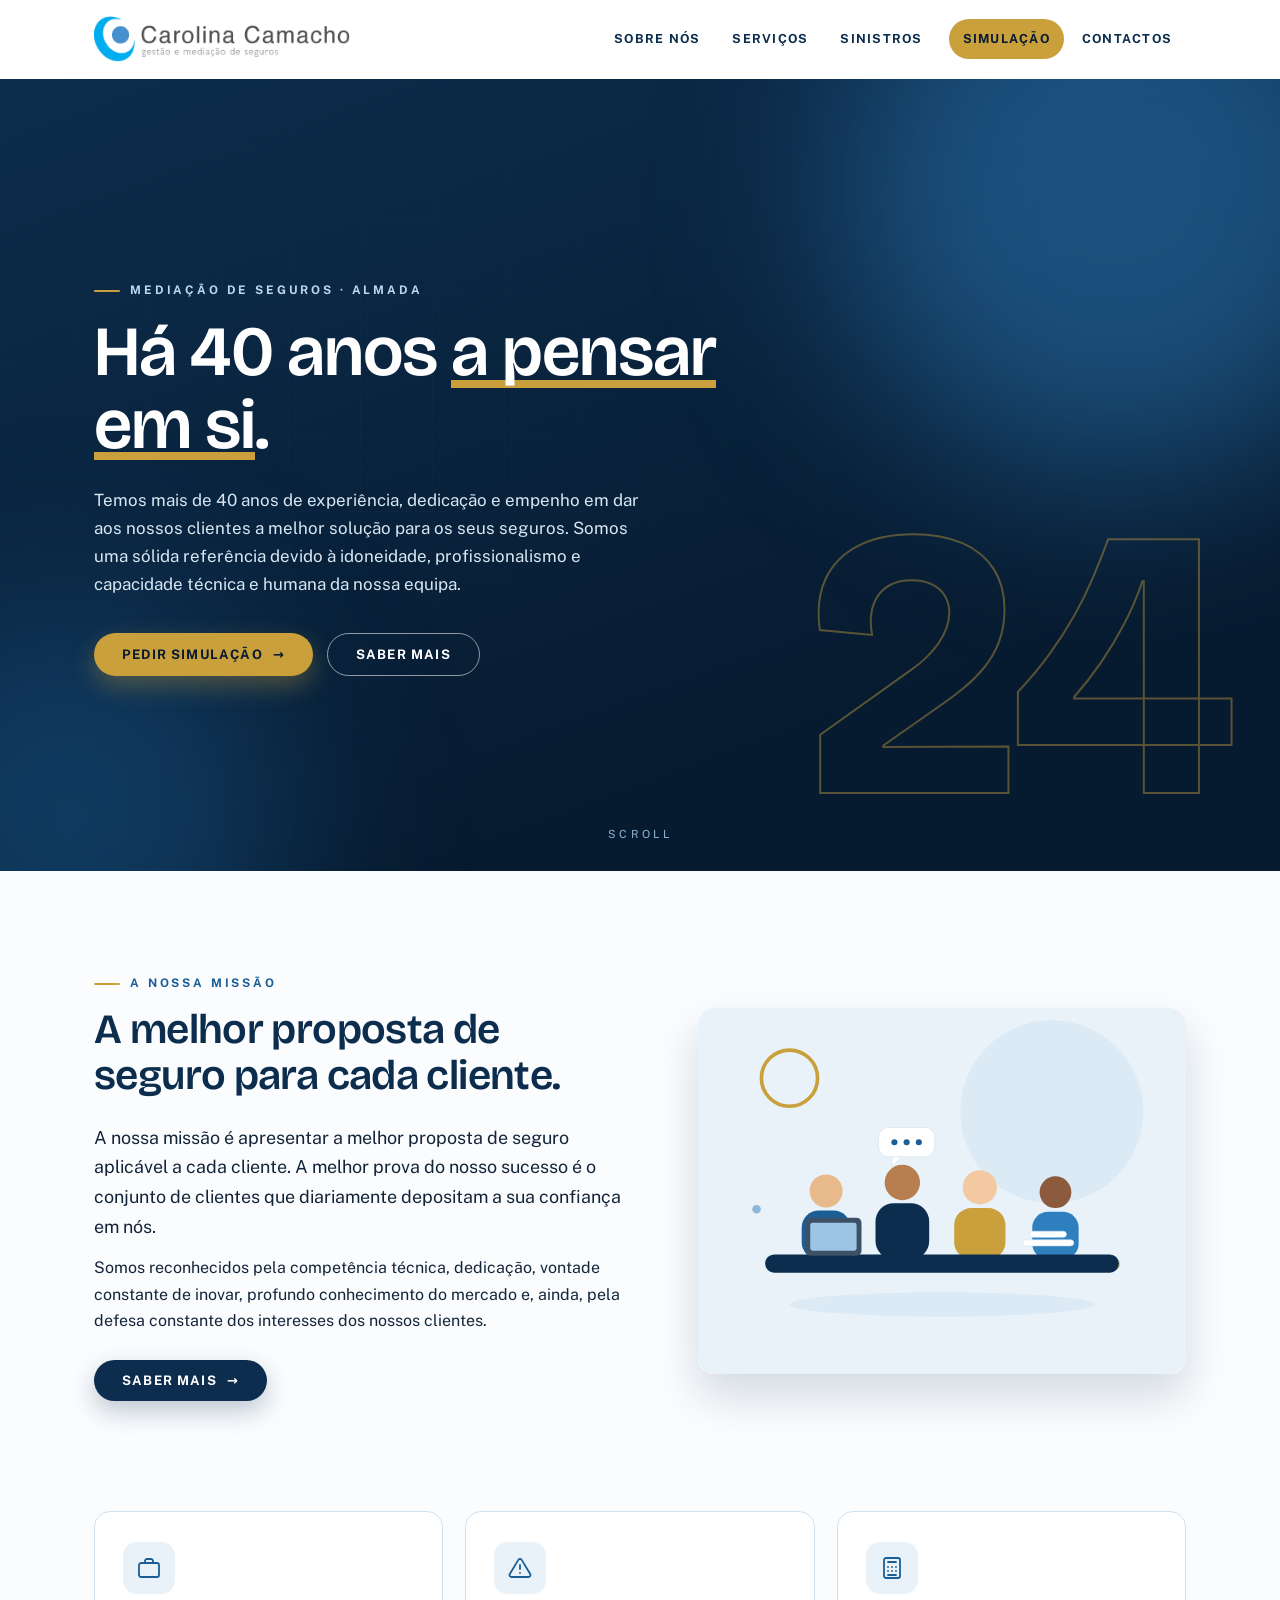
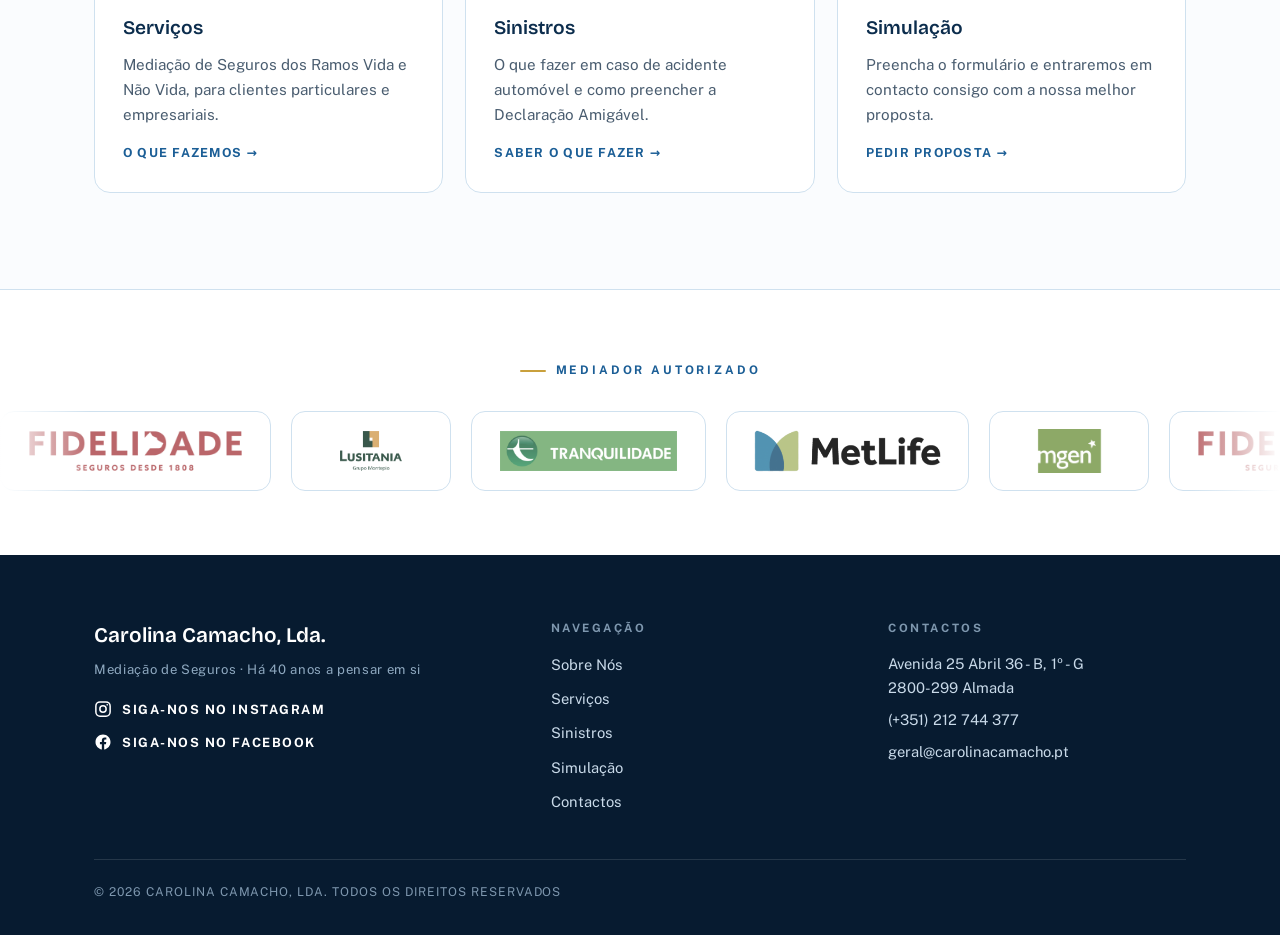
<file: index.html>
<!DOCTYPE html>
<html lang="pt">
<head>
<meta charset="utf-8">
<meta name="viewport" content="width=device-width, initial-scale=1">
<title>Carolina Camacho :: Home</title>
<meta name="description" content="Carolina Camacho, Lda. — Mediação de seguros há mais de 40 anos. A melhor solução para os seus seguros.">
<link rel="preconnect" href="https://fonts.googleapis.com">
<link rel="preconnect" href="https://fonts.gstatic.com" crossorigin>
<link href="https://fonts.googleapis.com/css2?family=Bricolage+Grotesque:wght@500;600;700&family=Public+Sans:wght@400;600;700&display=swap" rel="stylesheet">
<link rel="stylesheet" href="assets/style.css?v=11">
</head>
<body>

<header class="site-header">
  <div class="wrap header-inner">
    <a class="brand" href="index.html" aria-label="Carolina Camacho — página inicial">
      <img src="imgs/logo-carolina-camacho.png" alt="Carolina Camacho — gestão e mediação de seguros">
    </a>
    <a class="header-call" href="tel:+351212744377" aria-label="Ligar para (+351) 212 744 377"><svg width="18" height="18" viewBox="0 0 24 24" fill="none" stroke="currentColor" stroke-width="2" stroke-linecap="round" stroke-linejoin="round" aria-hidden="true"><path d="M22 16.9v3a2 2 0 0 1-2.2 2 19.8 19.8 0 0 1-8.6-3.1 19.5 19.5 0 0 1-6-6A19.8 19.8 0 0 1 2.1 4.2 2 2 0 0 1 4.1 2h3a2 2 0 0 1 2 1.7c.1.9.4 1.8.7 2.7a2 2 0 0 1-.5 2.1L8 9.8a16 16 0 0 0 6 6l1.3-1.3a2 2 0 0 1 2.1-.4c.9.3 1.8.6 2.7.7a2 2 0 0 1 1.7 2z"/></svg><span>Ligar</span></a>
    <button class="nav-toggle" aria-expanded="false" aria-controls="site-nav">Menu
      <svg width="16" height="16" viewBox="0 0 24 24" fill="none" stroke="currentColor" stroke-width="2.4" stroke-linecap="round" aria-hidden="true"><line x1="4" y1="7" x2="20" y2="7"/><line x1="4" y1="12" x2="20" y2="12"/><line x1="4" y1="17" x2="20" y2="17"/></svg>
    </button>
    <nav class="site-nav" id="site-nav" aria-label="Navegação principal">
      <ul><li><a href="sobre_nos.html">Sobre Nós</a></li><li><a href="servicos.html">Serviços</a></li><li><a href="sinistros.html">Sinistros</a></li><li><a href="simulacao.html" class="nav-cta">Simulação</a></li><li><a href="contactos.html">Contactos</a></li></ul>
    </nav>
  </div>
</header>

<main>

<section class="hero">
  <div class="blob blob-a"></div>
  <div class="blob blob-b"></div>
  <div class="hero-grid-lines"></div>
  <div class="wrap" style="position:relative;width:100%">
    <div class="hero-40" aria-hidden="true"><span class="num">40</span></div>
    <div class="hero-inner">
      <span class="eyebrow fade-1">Mediação de seguros &middot; Almada</span>
      <h1 class="fade-2">Há 40 anos <span class="u">a pensar em si</span>.</h1>
      <p class="fade-3">Temos mais de 40 anos de experiência, dedicação e empenho em dar aos nossos clientes a melhor solução para os seus seguros. Somos uma sólida referência devido à idoneidade, profissionalismo e capacidade técnica e humana da nossa equipa.</p>
      <div class="hero-actions fade-4">
        <a class="btn btn-gold" href="simulacao.html">Pedir simulação <span class="arr">&rarr;</span></a>
        <a class="btn btn-outline" href="sobre_nos.html">Saber mais</a>
      </div>
    </div>
  </div>
  <div class="hero-scroll" aria-hidden="true">Scroll</div>
</section>

<section class="section">
  <div class="wrap split">
    <div data-reveal>
      <span class="eyebrow">A nossa missão</span>
      <h2>A melhor proposta de seguro para cada cliente.</h2>
      <p class="lede">A nossa missão é apresentar a melhor proposta de seguro aplicável a cada cliente. A melhor prova do nosso sucesso é o conjunto de clientes que diariamente depositam a sua confiança em nós.</p>
      <p>Somos reconhecidos pela competência técnica, dedicação, vontade constante de inovar, profundo conhecimento do mercado e, ainda, pela defesa constante dos interesses dos nossos clientes.</p>
      <p style="margin-top:26px"><a class="btn btn-blue" href="sobre_nos.html">Saber mais <span class="arr">&rarr;</span></a></p>
    </div>
    <div class="photo-frame" data-reveal style="--d:.15s">
      <img src="imgs/equipa.svg" alt="">
    </div>
  </div>
</section>

<section class="section" style="padding-top:0">
  <div class="wrap">
    <div class="cards3">
      <a class="nav-card" href="servicos.html" data-reveal>
        <span class="ic"><svg width="24" height="24" viewBox="0 0 24 24" fill="none" stroke="currentColor" stroke-width="1.8" stroke-linecap="round" stroke-linejoin="round" aria-hidden="true"><rect x="2" y="7" width="20" height="14" rx="2"/><path d="M16 7V5a2 2 0 0 0-2-2h-4a2 2 0 0 0-2 2v2"/></svg></span>
        <h3>Serviços</h3>
        <p>Mediação de Seguros dos Ramos Vida e Não Vida, para clientes particulares e empresariais.</p>
        <span class="go">O que fazemos &rarr;</span>
      </a>
      <a class="nav-card" href="sinistros.html" data-reveal style="--d:.12s">
        <span class="ic"><svg width="24" height="24" viewBox="0 0 24 24" fill="none" stroke="currentColor" stroke-width="1.8" stroke-linecap="round" stroke-linejoin="round" aria-hidden="true"><path d="M12 9v4M12 17h.01M10.3 3.9 1.8 18a2 2 0 0 0 1.7 3h17a2 2 0 0 0 1.7-3L13.7 3.9a2 2 0 0 0-3.4 0z"/></svg></span>
        <h3>Sinistros</h3>
        <p>O que fazer em caso de acidente automóvel e como preencher a Declaração Amigável.</p>
        <span class="go">Saber o que fazer &rarr;</span>
      </a>
      <a class="nav-card" href="simulacao.html" data-reveal style="--d:.24s">
        <span class="ic"><svg width="24" height="24" viewBox="0 0 24 24" fill="none" stroke="currentColor" stroke-width="1.8" stroke-linecap="round" stroke-linejoin="round" aria-hidden="true"><rect x="4" y="2" width="16" height="20" rx="2"/><line x1="8" y1="6" x2="16" y2="6"/><line x1="8" y1="11" x2="8" y2="11.01"/><line x1="12" y1="11" x2="12" y2="11.01"/><line x1="16" y1="11" x2="16" y2="11.01"/><line x1="8" y1="15" x2="8" y2="15.01"/><line x1="12" y1="15" x2="12" y2="15.01"/><line x1="16" y1="15" x2="16" y2="15.01"/><line x1="8" y1="19" x2="16" y2="19"/></svg></span>
        <h3>Simulação</h3>
        <p>Preencha o formulário e entraremos em contacto consigo com a nossa melhor proposta.</p>
        <span class="go">Pedir proposta &rarr;</span>
      </a>
    </div>
  </div>
</section>

</main>


<section class="insurers" aria-label="Mediador autorizado">
  <div class="wrap">
    <span class="eyebrow">Mediador autorizado</span>
  </div>
  <div class="marquee">
    <div class="marquee-track">
<span><img src="imgs/logo-fidelidade.png" alt="Fidelidade"></span>
<span><img src="imgs/logo-lusitania.png" alt="Lusitania"></span>
<span><img src="imgs/logo-tranquilidade.png" alt="Tranquilidade"></span>
<span><img src="imgs/logo-metlife.png" alt="MetLife"></span>
<span><img src="imgs/logo-mgen.png" alt="MGEN"></span>
<span class="dup" aria-hidden="true"><img src="imgs/logo-fidelidade.png" alt="Fidelidade"></span>
<span class="dup" aria-hidden="true"><img src="imgs/logo-lusitania.png" alt="Lusitania"></span>
<span class="dup" aria-hidden="true"><img src="imgs/logo-tranquilidade.png" alt="Tranquilidade"></span>
<span class="dup" aria-hidden="true"><img src="imgs/logo-metlife.png" alt="MetLife"></span>
<span class="dup" aria-hidden="true"><img src="imgs/logo-mgen.png" alt="MGEN"></span>
    </div>
  </div>
</section>


<footer class="site-footer">
  <div class="wrap">
    <div class="footer-grid">
      <div>
        <div class="footer-brand">Carolina Camacho, Lda.
          <small>Mediação de Seguros &middot; Há 40 anos a pensar em si</small>
        </div>
        <a class="social" href="https://www.instagram.com/carolinacamacholda/" target="_blank" rel="noopener">
          <svg width="18" height="18" viewBox="0 0 24 24" fill="none" stroke="currentColor" stroke-width="2" stroke-linecap="round" stroke-linejoin="round" aria-hidden="true"><rect x="2.5" y="2.5" width="19" height="19" rx="5.5"/><circle cx="12" cy="12" r="4.2"/><circle cx="17.6" cy="6.4" r="1.1" fill="currentColor" stroke="none"/></svg>
          Siga-nos no Instagram
        </a>
        <a class="social" href="https://www.facebook.com/pages/Carolina-Camacho/294897557250897" target="_blank" rel="noopener">
          <svg width="18" height="18" viewBox="0 0 24 24" fill="currentColor" aria-hidden="true"><path d="M22 12.06C22 6.5 17.52 2 12 2S2 6.5 2 12.06c0 5.02 3.66 9.18 8.44 9.94v-7.03H7.9v-2.9h2.54V9.85c0-2.52 1.5-3.9 3.78-3.9 1.09 0 2.23.19 2.23.19v2.47h-1.26c-1.24 0-1.63.77-1.63 1.57v1.88h2.78l-.45 2.9h-2.33V22c4.78-.76 8.44-4.92 8.44-9.94Z"/></svg>
          Siga-nos no Facebook
        </a>
      </div>
      <div>
        <div class="footer-h">Navegação</div>
        <ul class="footer-nav">
          <li><a href="sobre_nos.html">Sobre Nós</a></li>
          <li><a href="servicos.html">Serviços</a></li>
          <li><a href="sinistros.html">Sinistros</a></li>
          <li><a href="simulacao.html">Simulação</a></li>
          <li><a href="contactos.html">Contactos</a></li>
        </ul>
      </div>
      <div>
        <div class="footer-h">Contactos</div>
        <div class="footer-contact">
          <a href="https://maps.app.goo.gl/rVsP4e3rLNgaRJieA" target="_blank" rel="noopener" title="Ver no Google Maps">Avenida 25 Abril 36 - B, 1º - G<br>2800-299 Almada</a>
          <a href="tel:+351212744377">(+351) 212 744 377</a>
          <a href="mailto:geral@carolinacamacho.pt">geral@carolinacamacho.pt</a>
        </div>
      </div>
    </div>
    <div class="copyright">&copy; 2026 Carolina Camacho, Lda. Todos os direitos reservados</div>
  </div>
</footer>
<script src="assets/main.js?v=8"></script>

</body>
</html>
</file>
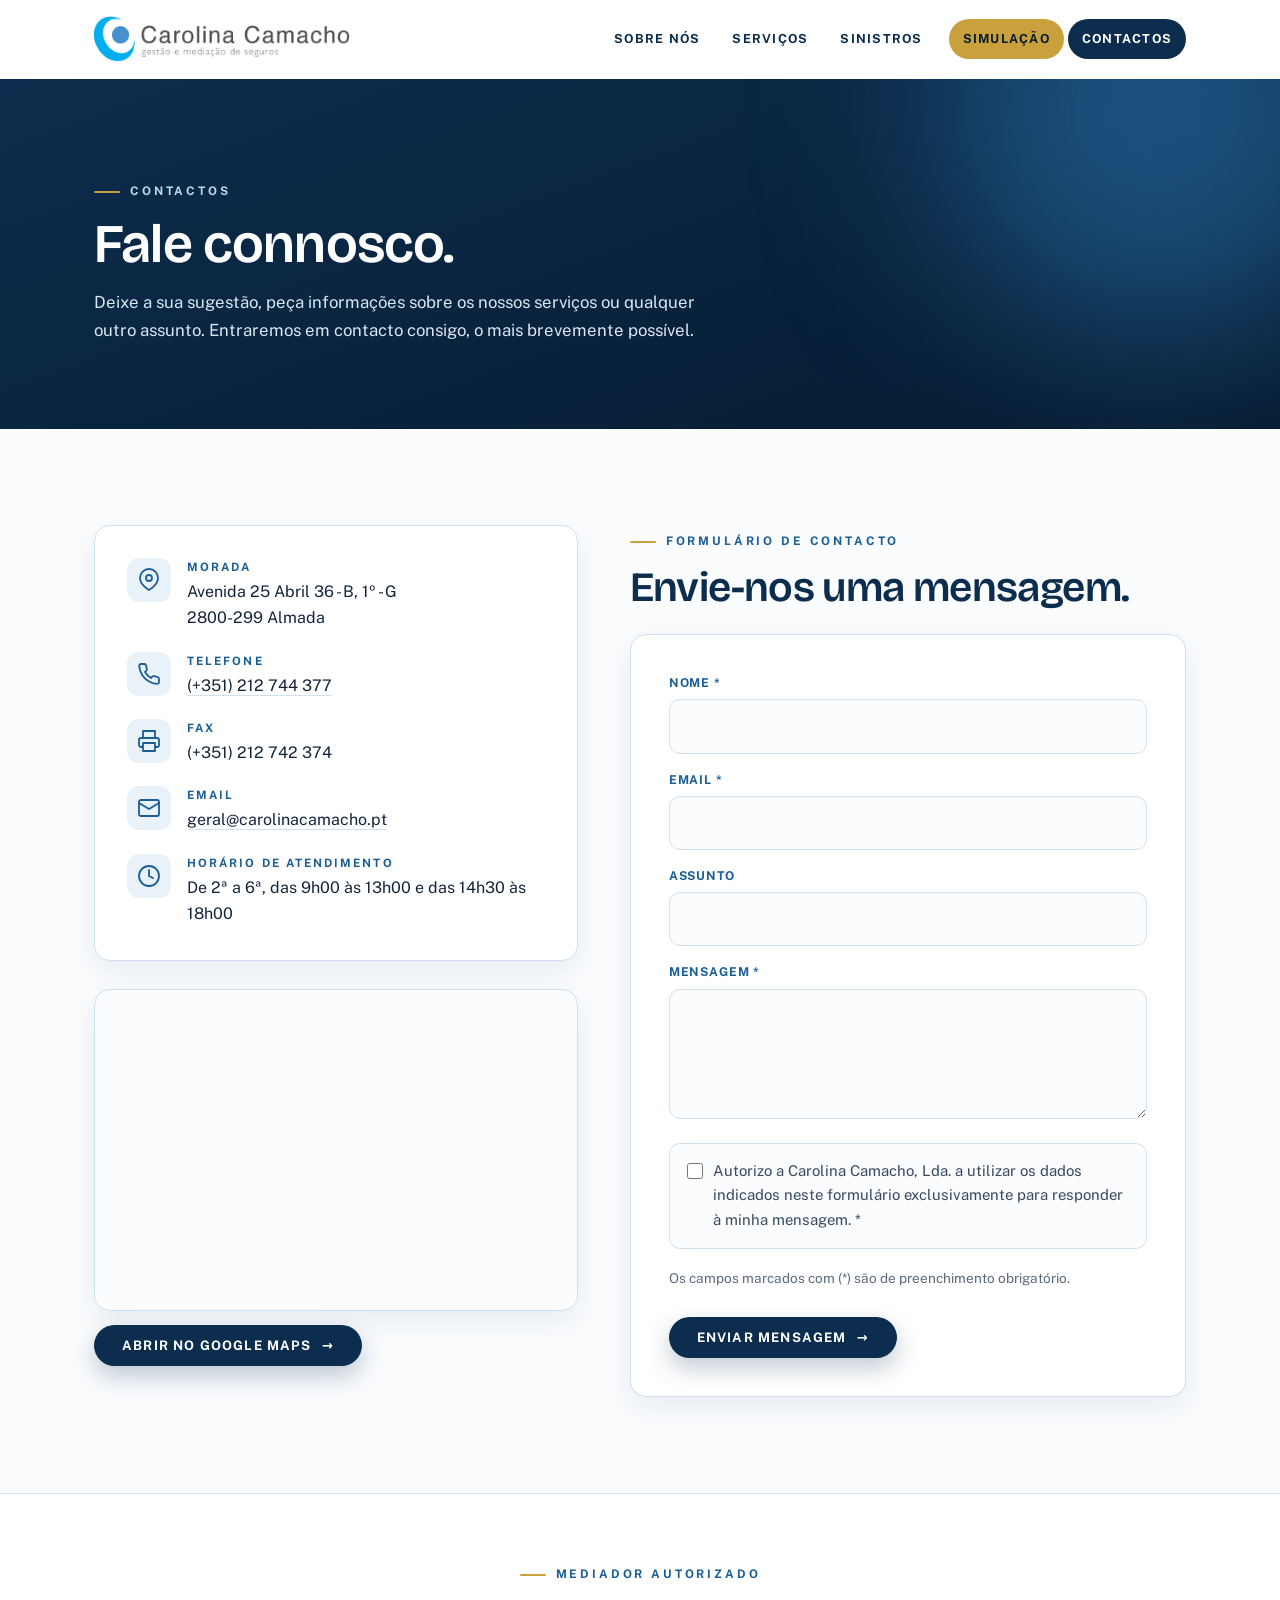
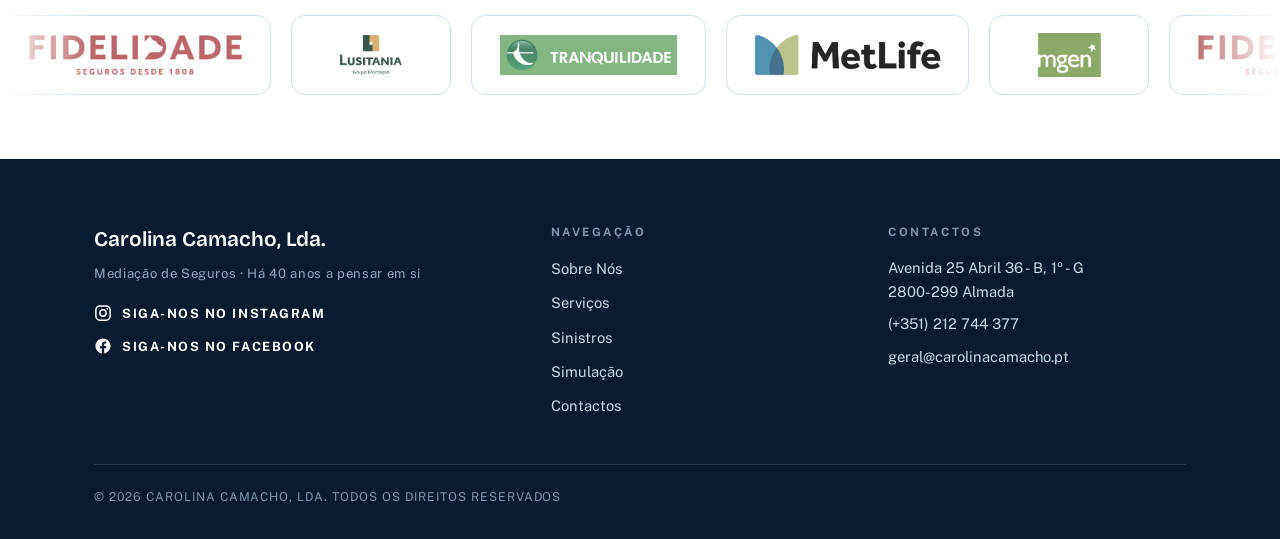
<file: contactos.html>
<!DOCTYPE html>
<html lang="pt">
<head>
<meta charset="utf-8">
<meta name="viewport" content="width=device-width, initial-scale=1">
<title>Carolina Camacho :: Contactos</title>
<meta name="description" content="Contacte a Carolina Camacho, Lda. — Avenida 25 Abril 36-B, 1º-G, 2800-299 Almada. Telefone (+351) 212 744 377.">
<link rel="preconnect" href="https://fonts.googleapis.com">
<link rel="preconnect" href="https://fonts.gstatic.com" crossorigin>
<link href="https://fonts.googleapis.com/css2?family=Bricolage+Grotesque:wght@500;600;700&family=Public+Sans:wght@400;600;700&display=swap" rel="stylesheet">
<link rel="stylesheet" href="assets/style.css?v=11">
</head>
<body>

<header class="site-header">
  <div class="wrap header-inner">
    <a class="brand" href="index.html" aria-label="Carolina Camacho — página inicial">
      <img src="imgs/logo-carolina-camacho.png" alt="Carolina Camacho — gestão e mediação de seguros">
    </a>
    <a class="header-call" href="tel:+351212744377" aria-label="Ligar para (+351) 212 744 377"><svg width="18" height="18" viewBox="0 0 24 24" fill="none" stroke="currentColor" stroke-width="2" stroke-linecap="round" stroke-linejoin="round" aria-hidden="true"><path d="M22 16.9v3a2 2 0 0 1-2.2 2 19.8 19.8 0 0 1-8.6-3.1 19.5 19.5 0 0 1-6-6A19.8 19.8 0 0 1 2.1 4.2 2 2 0 0 1 4.1 2h3a2 2 0 0 1 2 1.7c.1.9.4 1.8.7 2.7a2 2 0 0 1-.5 2.1L8 9.8a16 16 0 0 0 6 6l1.3-1.3a2 2 0 0 1 2.1-.4c.9.3 1.8.6 2.7.7a2 2 0 0 1 1.7 2z"/></svg><span>Ligar</span></a>
    <button class="nav-toggle" aria-expanded="false" aria-controls="site-nav">Menu
      <svg width="16" height="16" viewBox="0 0 24 24" fill="none" stroke="currentColor" stroke-width="2.4" stroke-linecap="round" aria-hidden="true"><line x1="4" y1="7" x2="20" y2="7"/><line x1="4" y1="12" x2="20" y2="12"/><line x1="4" y1="17" x2="20" y2="17"/></svg>
    </button>
    <nav class="site-nav" id="site-nav" aria-label="Navegação principal">
      <ul><li><a href="sobre_nos.html">Sobre Nós</a></li><li><a href="servicos.html">Serviços</a></li><li><a href="sinistros.html">Sinistros</a></li><li><a href="simulacao.html" class="nav-cta">Simulação</a></li><li><a href="contactos.html" aria-current="page">Contactos</a></li></ul>
    </nav>
  </div>
</header>

<main>

<section class="page-head">
  <div class="blob blob-a"></div>
  <div class="wrap">
    <span class="eyebrow">Contactos</span>
    <h1>Fale connosco.</h1>
    <p>Deixe a sua sugestão, peça informações sobre os nossos serviços ou qualquer outro assunto. Entraremos em contacto consigo, o mais brevemente possível.</p>
  </div>
</section>

<section class="section">
  <div class="wrap contact-grid">
    <div data-reveal>
      <div class="contact-card">
        <ul class="contact-list">
          <li><span class="ic"><svg width="24" height="24" viewBox="0 0 24 24" fill="none" stroke="currentColor" stroke-width="1.8" stroke-linecap="round" stroke-linejoin="round" aria-hidden="true"><path d="M21 10c0 7-9 12-9 12s-9-5-9-12a9 9 0 0 1 18 0z"/><circle cx="12" cy="10" r="3"/></svg></span><div><span class="lbl">Morada</span>Avenida 25 Abril 36 - B, 1º - G<br>2800-299 Almada</div></li>
          <li><span class="ic"><svg width="24" height="24" viewBox="0 0 24 24" fill="none" stroke="currentColor" stroke-width="1.8" stroke-linecap="round" stroke-linejoin="round" aria-hidden="true"><path d="M22 16.9v3a2 2 0 0 1-2.2 2 19.8 19.8 0 0 1-8.6-3 19.5 19.5 0 0 1-6-6 19.8 19.8 0 0 1-3-8.7A2 2 0 0 1 4.1 2h3a2 2 0 0 1 2 1.7c.1 1 .4 2 .7 2.9a2 2 0 0 1-.5 2.1L8 10a16 16 0 0 0 6 6l1.3-1.3a2 2 0 0 1 2.1-.5c.9.3 1.9.6 2.9.7a2 2 0 0 1 1.7 2z"/></svg></span><div><span class="lbl">Telefone</span><a href="tel:+351212744377">(+351) 212 744 377</a></div></li>
          <li><span class="ic"><svg width="24" height="24" viewBox="0 0 24 24" fill="none" stroke="currentColor" stroke-width="1.8" stroke-linecap="round" stroke-linejoin="round" aria-hidden="true"><polyline points="6 9 6 2 18 2 18 9"/><path d="M6 18H4a2 2 0 0 1-2-2v-5a2 2 0 0 1 2-2h16a2 2 0 0 1 2 2v5a2 2 0 0 1-2 2h-2"/><rect x="6" y="14" width="12" height="8"/></svg></span><div><span class="lbl">Fax</span>(+351) 212 742 374</div></li>
          <li><span class="ic"><svg width="24" height="24" viewBox="0 0 24 24" fill="none" stroke="currentColor" stroke-width="1.8" stroke-linecap="round" stroke-linejoin="round" aria-hidden="true"><rect x="2" y="4" width="20" height="16" rx="2"/><path d="m22 7-10 6L2 7"/></svg></span><div><span class="lbl">Email</span><a href="mailto:geral@carolinacamacho.pt">geral@carolinacamacho.pt</a></div></li>
          <li><span class="ic"><svg width="24" height="24" viewBox="0 0 24 24" fill="none" stroke="currentColor" stroke-width="1.8" stroke-linecap="round" stroke-linejoin="round" aria-hidden="true"><circle cx="12" cy="12" r="10"/><polyline points="12 6 12 12 16 14"/></svg></span><div><span class="lbl">Horário de atendimento</span>De 2ª a 6ª, das 9h00 às 13h00 e das 14h30 às 18h00</div></li>
        </ul>
      </div>
      <div class="map">
        <iframe title="Mapa — Carolina Camacho, Gestão e Mediação de Seguros, Almada"
          src="https://maps.google.com/maps?q=Carolina+Camacho+-+Gest%C3%A3o+e+Media%C3%A7%C3%A3o+de+Seguros&ll=38.6838946,-9.150711&z=17&output=embed"
          loading="lazy" referrerpolicy="no-referrer-when-downgrade" allowfullscreen></iframe>
      </div>
      <p style="margin-top:14px"><a class="btn btn-blue" href="https://maps.app.goo.gl/rVsP4e3rLNgaRJieA" target="_blank" rel="noopener">Abrir no Google Maps <span class="arr">&rarr;</span></a></p>
    </div>
    <div data-reveal style="--d:.15s">
      <span class="eyebrow">Formulário de contacto</span>
      <h2 class="disp" style="margin-top:12px">Envie-nos uma mensagem.</h2>
  
      <form class="card w3form" method="post" style="margin-top:22px"
        data-success-title="Mensagem enviada!"
        data-success-text="Obrigado pelo seu contacto. Responderemos o mais brevemente possível.">
        <input type="hidden" name="formulario" value="contacto">
        <input type="checkbox" name="botcheck" class="hp-field" tabindex="-1" autocomplete="off" aria-hidden="true">
        <div class="grid">
          <div class="field"><label for="fnome">Nome *</label><input id="fnome" name="nome" type="text" autocomplete="name" required></div>
          <div class="field"><label for="femail">Email *</label><input id="femail" name="email" type="email" autocomplete="email" required></div>
          <div class="field"><label for="fassunto">Assunto</label><input id="fassunto" name="assunto" type="text"></div>
          <div class="field"><label for="fmsg">Mensagem *</label><textarea id="fmsg" name="mensagem" required></textarea></div>
          <label class="check-line consent">
            <input type="checkbox" name="consentimento_rgpd" value="Sim" required>
            <span>Autorizo a Carolina Camacho, Lda. a utilizar os dados indicados neste formulário exclusivamente para responder à minha mensagem. *</span>
          </label>
        </div>
        <div class="form-notes">
          <p>Os campos marcados com (*) são de preenchimento obrigatório.</p>
        </div>
        <div class="form-actions">
          <button class="btn btn-blue" type="submit">Enviar mensagem <span class="arr">&rarr;</span></button>
        </div>
        <div class="form-status" role="status" aria-live="polite"></div>
      </form>
    </div>
  </div>
</section>

</main>


<section class="insurers" aria-label="Mediador autorizado">
  <div class="wrap">
    <span class="eyebrow">Mediador autorizado</span>
  </div>
  <div class="marquee">
    <div class="marquee-track">
<span><img src="imgs/logo-fidelidade.png" alt="Fidelidade"></span>
<span><img src="imgs/logo-lusitania.png" alt="Lusitania"></span>
<span><img src="imgs/logo-tranquilidade.png" alt="Tranquilidade"></span>
<span><img src="imgs/logo-metlife.png" alt="MetLife"></span>
<span><img src="imgs/logo-mgen.png" alt="MGEN"></span>
<span class="dup" aria-hidden="true"><img src="imgs/logo-fidelidade.png" alt="Fidelidade"></span>
<span class="dup" aria-hidden="true"><img src="imgs/logo-lusitania.png" alt="Lusitania"></span>
<span class="dup" aria-hidden="true"><img src="imgs/logo-tranquilidade.png" alt="Tranquilidade"></span>
<span class="dup" aria-hidden="true"><img src="imgs/logo-metlife.png" alt="MetLife"></span>
<span class="dup" aria-hidden="true"><img src="imgs/logo-mgen.png" alt="MGEN"></span>
    </div>
  </div>
</section>


<footer class="site-footer">
  <div class="wrap">
    <div class="footer-grid">
      <div>
        <div class="footer-brand">Carolina Camacho, Lda.
          <small>Mediação de Seguros &middot; Há 40 anos a pensar em si</small>
        </div>
        <a class="social" href="https://www.instagram.com/carolinacamacholda/" target="_blank" rel="noopener">
          <svg width="18" height="18" viewBox="0 0 24 24" fill="none" stroke="currentColor" stroke-width="2" stroke-linecap="round" stroke-linejoin="round" aria-hidden="true"><rect x="2.5" y="2.5" width="19" height="19" rx="5.5"/><circle cx="12" cy="12" r="4.2"/><circle cx="17.6" cy="6.4" r="1.1" fill="currentColor" stroke="none"/></svg>
          Siga-nos no Instagram
        </a>
        <a class="social" href="https://www.facebook.com/pages/Carolina-Camacho/294897557250897" target="_blank" rel="noopener">
          <svg width="18" height="18" viewBox="0 0 24 24" fill="currentColor" aria-hidden="true"><path d="M22 12.06C22 6.5 17.52 2 12 2S2 6.5 2 12.06c0 5.02 3.66 9.18 8.44 9.94v-7.03H7.9v-2.9h2.54V9.85c0-2.52 1.5-3.9 3.78-3.9 1.09 0 2.23.19 2.23.19v2.47h-1.26c-1.24 0-1.63.77-1.63 1.57v1.88h2.78l-.45 2.9h-2.33V22c4.78-.76 8.44-4.92 8.44-9.94Z"/></svg>
          Siga-nos no Facebook
        </a>
      </div>
      <div>
        <div class="footer-h">Navegação</div>
        <ul class="footer-nav">
          <li><a href="sobre_nos.html">Sobre Nós</a></li>
          <li><a href="servicos.html">Serviços</a></li>
          <li><a href="sinistros.html">Sinistros</a></li>
          <li><a href="simulacao.html">Simulação</a></li>
          <li><a href="contactos.html">Contactos</a></li>
        </ul>
      </div>
      <div>
        <div class="footer-h">Contactos</div>
        <div class="footer-contact">
          <a href="https://maps.app.goo.gl/rVsP4e3rLNgaRJieA" target="_blank" rel="noopener" title="Ver no Google Maps">Avenida 25 Abril 36 - B, 1º - G<br>2800-299 Almada</a>
          <a href="tel:+351212744377">(+351) 212 744 377</a>
          <a href="mailto:geral@carolinacamacho.pt">geral@carolinacamacho.pt</a>
        </div>
      </div>
    </div>
    <div class="copyright">&copy; 2026 Carolina Camacho, Lda. Todos os direitos reservados</div>
  </div>
</footer>
<script src="assets/main.js?v=8"></script>

</body>
</html>
</file>
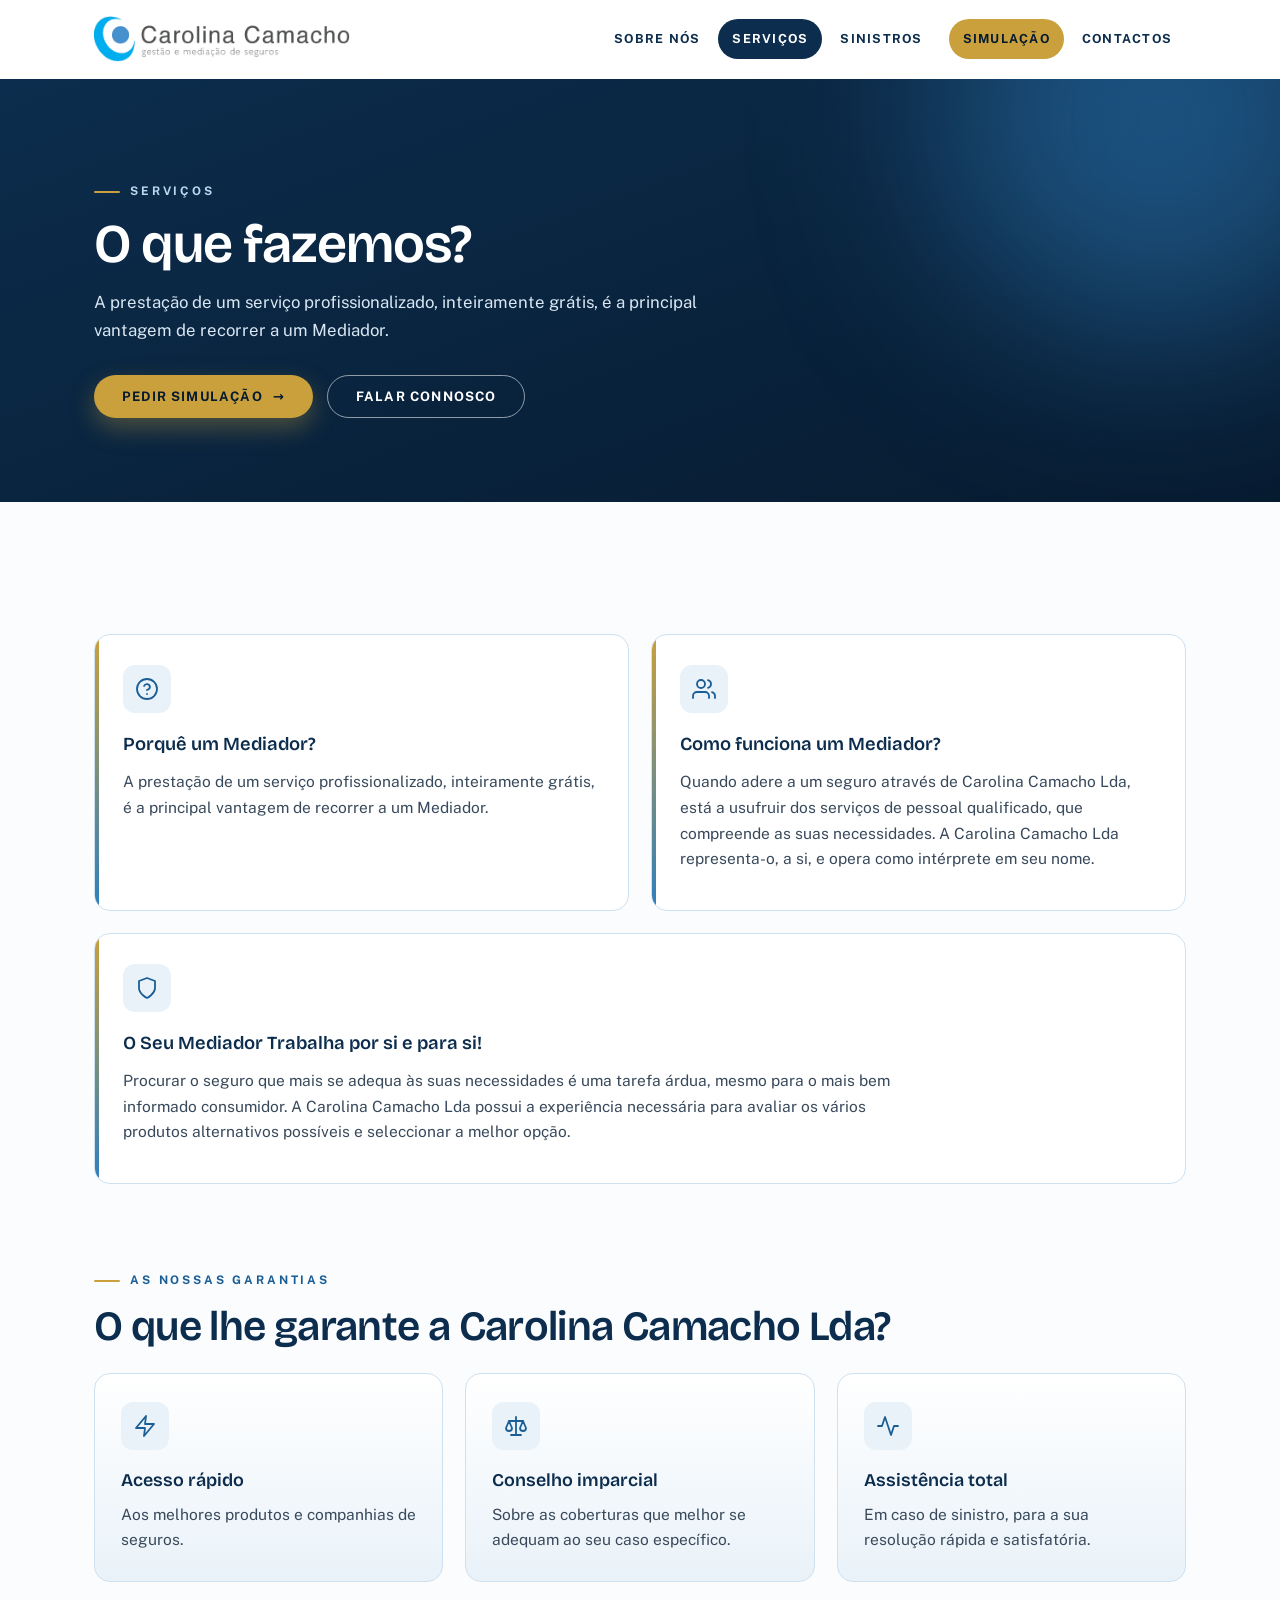
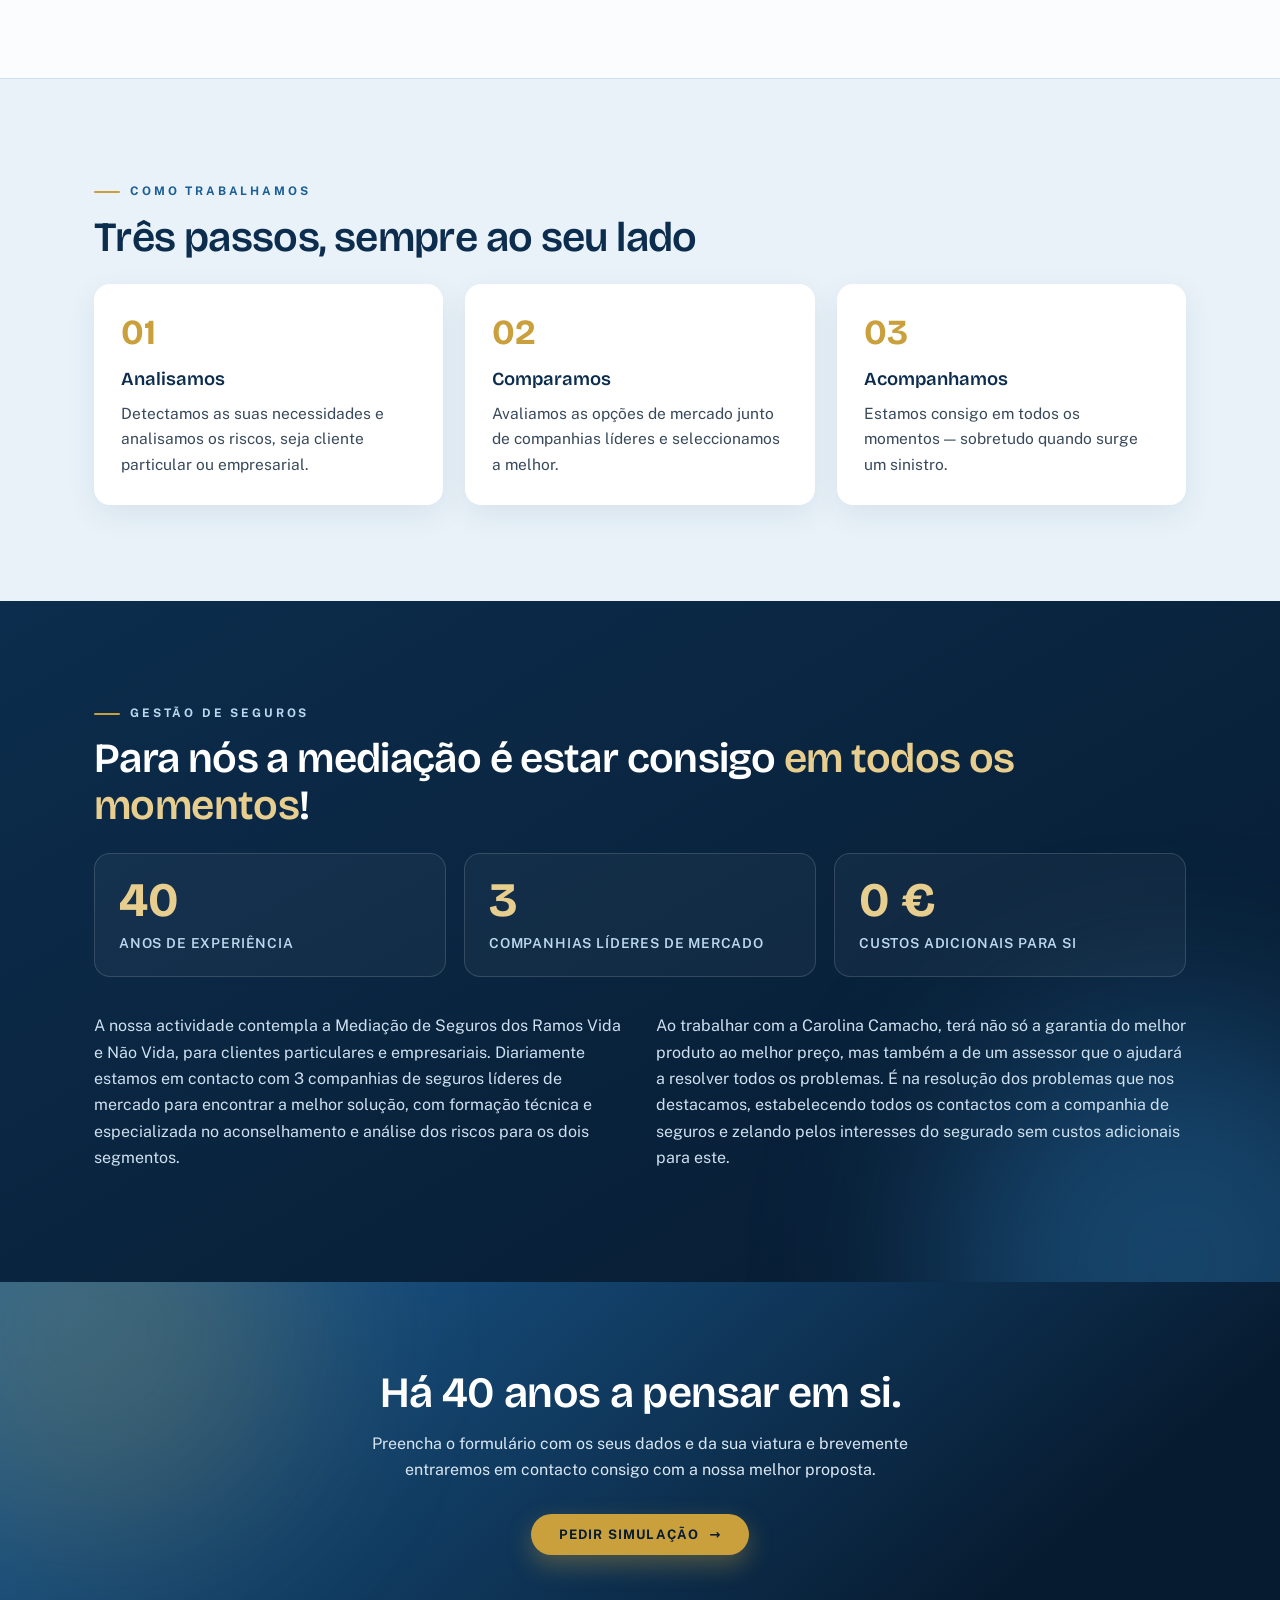
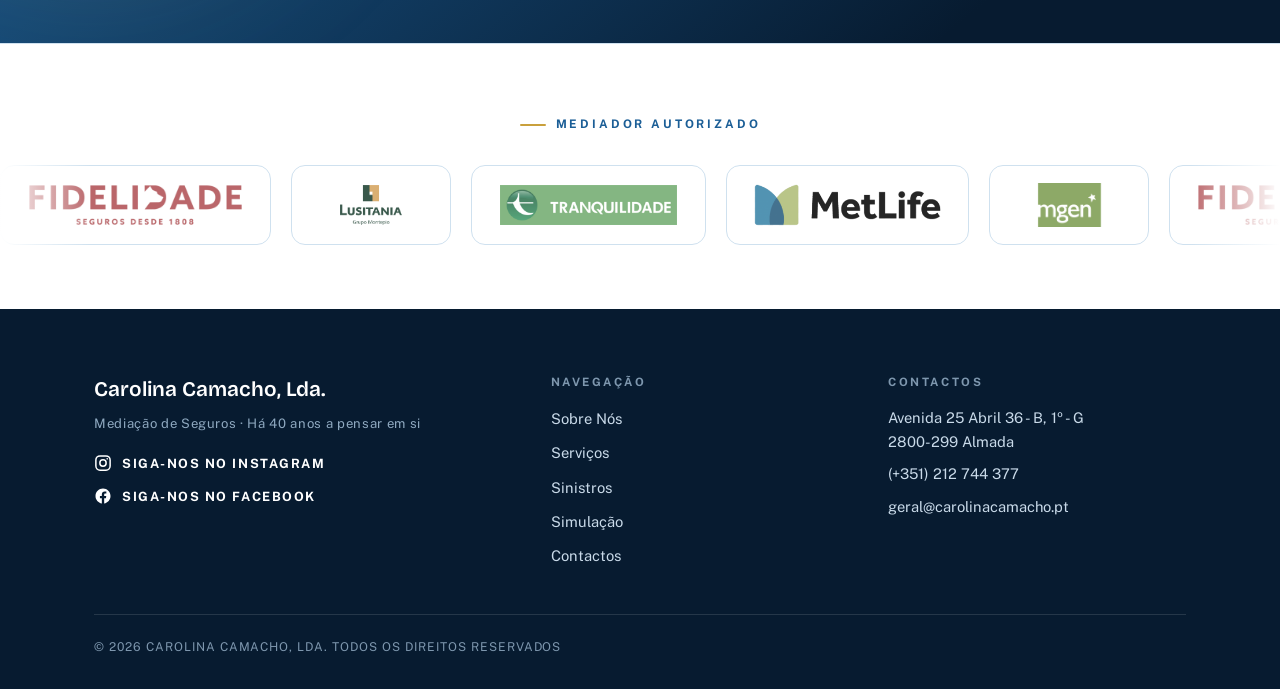
<file: servicos.html>
<!DOCTYPE html>
<html lang="pt">
<head>
<meta charset="utf-8">
<meta name="viewport" content="width=device-width, initial-scale=1">
<title>Carolina Camacho :: Serviços</title>
<meta name="description" content="Mediação de seguros dos ramos Vida e Não Vida para clientes particulares e empresariais.">
<link rel="preconnect" href="https://fonts.googleapis.com">
<link rel="preconnect" href="https://fonts.gstatic.com" crossorigin>
<link href="https://fonts.googleapis.com/css2?family=Bricolage+Grotesque:wght@500;600;700&family=Public+Sans:wght@400;600;700&display=swap" rel="stylesheet">
<link rel="stylesheet" href="assets/style.css?v=11">
</head>
<body>

<header class="site-header">
  <div class="wrap header-inner">
    <a class="brand" href="index.html" aria-label="Carolina Camacho — página inicial">
      <img src="imgs/logo-carolina-camacho.png" alt="Carolina Camacho — gestão e mediação de seguros">
    </a>
    <a class="header-call" href="tel:+351212744377" aria-label="Ligar para (+351) 212 744 377"><svg width="18" height="18" viewBox="0 0 24 24" fill="none" stroke="currentColor" stroke-width="2" stroke-linecap="round" stroke-linejoin="round" aria-hidden="true"><path d="M22 16.9v3a2 2 0 0 1-2.2 2 19.8 19.8 0 0 1-8.6-3.1 19.5 19.5 0 0 1-6-6A19.8 19.8 0 0 1 2.1 4.2 2 2 0 0 1 4.1 2h3a2 2 0 0 1 2 1.7c.1.9.4 1.8.7 2.7a2 2 0 0 1-.5 2.1L8 9.8a16 16 0 0 0 6 6l1.3-1.3a2 2 0 0 1 2.1-.4c.9.3 1.8.6 2.7.7a2 2 0 0 1 1.7 2z"/></svg><span>Ligar</span></a>
    <button class="nav-toggle" aria-expanded="false" aria-controls="site-nav">Menu
      <svg width="16" height="16" viewBox="0 0 24 24" fill="none" stroke="currentColor" stroke-width="2.4" stroke-linecap="round" aria-hidden="true"><line x1="4" y1="7" x2="20" y2="7"/><line x1="4" y1="12" x2="20" y2="12"/><line x1="4" y1="17" x2="20" y2="17"/></svg>
    </button>
    <nav class="site-nav" id="site-nav" aria-label="Navegação principal">
      <ul><li><a href="sobre_nos.html">Sobre Nós</a></li><li><a href="servicos.html" aria-current="page">Serviços</a></li><li><a href="sinistros.html">Sinistros</a></li><li><a href="simulacao.html" class="nav-cta">Simulação</a></li><li><a href="contactos.html">Contactos</a></li></ul>
    </nav>
  </div>
</header>

<main>

<section class="page-head">
  <div class="blob blob-a"></div>
  <div class="wrap">
    <span class="eyebrow">Serviços</span>
    <h1>O que fazemos?</h1>
    <p>A prestação de um serviço profissionalizado, inteiramente grátis, é a principal vantagem de recorrer a um Mediador.</p>
    <div class="page-actions">
      <a class="btn btn-gold" href="simulacao.html">Pedir simulação <span class="arr">&rarr;</span></a>
      <a class="btn btn-outline" href="contactos.html">Falar connosco</a>
    </div>
  </div>
</section>

<section class="section">
  <div class="wrap">
    <div class="qa-grid">
      <article class="qa-card" data-reveal>
        <span class="ic"><svg width="24" height="24" viewBox="0 0 24 24" fill="none" stroke="currentColor" stroke-width="1.8" stroke-linecap="round" stroke-linejoin="round" aria-hidden="true"><circle cx="12" cy="12" r="10"/><path d="M9.1 9a3 3 0 0 1 5.8 1c0 2-3 3-3 3"/><path d="M12 17h.01"/></svg></span>
        <h3>Porquê um Mediador?</h3>
        <p>A prestação de um serviço profissionalizado, inteiramente grátis, é a principal vantagem de recorrer a um Mediador.</p>
      </article>
      <article class="qa-card" data-reveal style="--d:.1s">
        <span class="ic"><svg width="24" height="24" viewBox="0 0 24 24" fill="none" stroke="currentColor" stroke-width="1.8" stroke-linecap="round" stroke-linejoin="round" aria-hidden="true"><path d="M17 21v-2a4 4 0 0 0-4-4H5a4 4 0 0 0-4 4v2"/><circle cx="9" cy="7" r="4"/><path d="M23 21v-2a4 4 0 0 0-3-3.87"/><path d="M16 3.13a4 4 0 0 1 0 7.75"/></svg></span>
        <h3>Como funciona um Mediador?</h3>
        <p>Quando adere a um seguro através de Carolina Camacho Lda, está a usufruir dos serviços de pessoal qualificado, que compreende as suas necessidades. A Carolina Camacho Lda representa-o, a si, e opera como intérprete em seu nome.</p>
      </article>
      <article class="qa-card qa-wide" data-reveal style="--d:.15s">
        <span class="ic"><svg width="24" height="24" viewBox="0 0 24 24" fill="none" stroke="currentColor" stroke-width="1.8" stroke-linecap="round" stroke-linejoin="round" aria-hidden="true"><path d="M12 22s8-4 8-10V5l-8-3-8 3v7c0 6 8 10 8 10z"/></svg></span>
        <h3>O Seu Mediador Trabalha por si e para si!</h3>
        <p>Procurar o seguro que mais se adequa às suas necessidades é uma tarefa árdua, mesmo para o mais bem informado consumidor. A Carolina Camacho Lda possui a experiência necessária para avaliar os vários produtos alternativos possíveis e seleccionar a melhor opção.</p>
      </article>
    </div>

    <div class="benefits-head" data-reveal>
      <span class="eyebrow">As nossas garantias</span>
      <h2>O que lhe garante a Carolina Camacho Lda?</h2>
    </div>
    <div class="benefits">
      <div class="benefit" data-reveal>
        <span class="ic"><svg width="24" height="24" viewBox="0 0 24 24" fill="none" stroke="currentColor" stroke-width="1.8" stroke-linecap="round" stroke-linejoin="round" aria-hidden="true"><polygon points="13 2 3 14 12 14 11 22 21 10 12 10 13 2"/></svg></span>
        <h3>Acesso rápido</h3>
        <p>Aos melhores produtos e companhias de seguros.</p>
      </div>
      <div class="benefit" data-reveal style="--d:.1s">
        <span class="ic"><svg width="24" height="24" viewBox="0 0 24 24" fill="none" stroke="currentColor" stroke-width="1.8" stroke-linecap="round" stroke-linejoin="round" aria-hidden="true"><path d="M12 3v18"/><path d="M7 21h10"/><path d="M5 7h14"/><path d="M5 7l-3 7a3 3 0 0 0 6 0z"/><path d="M19 7l-3 7a3 3 0 0 0 6 0z"/></svg></span>
        <h3>Conselho imparcial</h3>
        <p>Sobre as coberturas que melhor se adequam ao seu caso específico.</p>
      </div>
      <div class="benefit" data-reveal style="--d:.2s">
        <span class="ic"><svg width="24" height="24" viewBox="0 0 24 24" fill="none" stroke="currentColor" stroke-width="1.8" stroke-linecap="round" stroke-linejoin="round" aria-hidden="true"><path d="M22 12h-4l-3 9L9 3l-3 9H2"/></svg></span>
        <h3>Assistência total</h3>
        <p>Em caso de sinistro, para a sua resolução rápida e satisfatória.</p>
      </div>
    </div>
  </div>
</section>

<section class="section section-tint">
  <div class="wrap">
    <div data-reveal>
      <span class="eyebrow">Como trabalhamos</span>
      <h2>Três passos, sempre ao seu lado</h2>
    </div>
    <ol class="steps3">
      <li data-reveal><h3>Analisamos</h3><p>Detectamos as suas necessidades e analisamos os riscos, seja cliente particular ou empresarial.</p></li>
      <li data-reveal style="--d:.1s"><h3>Comparamos</h3><p>Avaliamos as opções de mercado junto de companhias líderes e seleccionamos a melhor.</p></li>
      <li data-reveal style="--d:.2s"><h3>Acompanhamos</h3><p>Estamos consigo em todos os momentos &mdash; sobretudo quando surge um sinistro.</p></li>
    </ol>
  </div>
</section>

<section class="dark-band">
  <div class="blob blob-a"></div>
  <div class="wrap" style="position:relative">
    <div data-reveal>
      <span class="eyebrow">Gestão de seguros</span>
      <h2>Para nós a mediação é estar consigo <span class="hl">em todos os momentos</span>!</h2>
    </div>
    <dl class="stats" data-reveal style="--d:.08s">
      <div><dt>40</dt><dd>anos de experiência</dd></div>
      <div><dt>3</dt><dd>companhias líderes de mercado</dd></div>
      <div><dt>0&nbsp;€</dt><dd>custos adicionais para si</dd></div>
    </dl>
    <div class="band-text" data-reveal style="--d:.16s">
      <p>A nossa actividade contempla a Mediação de Seguros dos Ramos Vida e Não Vida, para clientes particulares e empresariais. Diariamente estamos em contacto com 3 companhias de seguros líderes de mercado para encontrar a melhor solução, com formação técnica e especializada no aconselhamento e análise dos riscos para os dois segmentos.</p>
      <p>Ao trabalhar com a Carolina Camacho, terá não só a garantia do melhor produto ao melhor preço, mas também a de um assessor que o ajudará a resolver todos os problemas. É na resolução dos problemas que nos destacamos, estabelecendo todos os contactos com a companhia de seguros e zelando pelos interesses do segurado sem custos adicionais para este.</p>
    </div>
  </div>
</section>

</main>

<section class="cta-band">
  <div class="blob blob-a"></div>
  <div class="wrap" data-reveal>
    <h2>Há 40 anos a pensar em si.</h2>
    <p>Preencha o formulário com os seus dados e da sua viatura e brevemente entraremos em contacto consigo com a nossa melhor proposta.</p>
    <a class="btn btn-gold" href="simulacao.html">Pedir simulação <span class="arr">&rarr;</span></a>
  </div>
</section>


<section class="insurers" aria-label="Mediador autorizado">
  <div class="wrap">
    <span class="eyebrow">Mediador autorizado</span>
  </div>
  <div class="marquee">
    <div class="marquee-track">
<span><img src="imgs/logo-fidelidade.png" alt="Fidelidade"></span>
<span><img src="imgs/logo-lusitania.png" alt="Lusitania"></span>
<span><img src="imgs/logo-tranquilidade.png" alt="Tranquilidade"></span>
<span><img src="imgs/logo-metlife.png" alt="MetLife"></span>
<span><img src="imgs/logo-mgen.png" alt="MGEN"></span>
<span class="dup" aria-hidden="true"><img src="imgs/logo-fidelidade.png" alt="Fidelidade"></span>
<span class="dup" aria-hidden="true"><img src="imgs/logo-lusitania.png" alt="Lusitania"></span>
<span class="dup" aria-hidden="true"><img src="imgs/logo-tranquilidade.png" alt="Tranquilidade"></span>
<span class="dup" aria-hidden="true"><img src="imgs/logo-metlife.png" alt="MetLife"></span>
<span class="dup" aria-hidden="true"><img src="imgs/logo-mgen.png" alt="MGEN"></span>
    </div>
  </div>
</section>


<footer class="site-footer">
  <div class="wrap">
    <div class="footer-grid">
      <div>
        <div class="footer-brand">Carolina Camacho, Lda.
          <small>Mediação de Seguros &middot; Há 40 anos a pensar em si</small>
        </div>
        <a class="social" href="https://www.instagram.com/carolinacamacholda/" target="_blank" rel="noopener">
          <svg width="18" height="18" viewBox="0 0 24 24" fill="none" stroke="currentColor" stroke-width="2" stroke-linecap="round" stroke-linejoin="round" aria-hidden="true"><rect x="2.5" y="2.5" width="19" height="19" rx="5.5"/><circle cx="12" cy="12" r="4.2"/><circle cx="17.6" cy="6.4" r="1.1" fill="currentColor" stroke="none"/></svg>
          Siga-nos no Instagram
        </a>
        <a class="social" href="https://www.facebook.com/pages/Carolina-Camacho/294897557250897" target="_blank" rel="noopener">
          <svg width="18" height="18" viewBox="0 0 24 24" fill="currentColor" aria-hidden="true"><path d="M22 12.06C22 6.5 17.52 2 12 2S2 6.5 2 12.06c0 5.02 3.66 9.18 8.44 9.94v-7.03H7.9v-2.9h2.54V9.85c0-2.52 1.5-3.9 3.78-3.9 1.09 0 2.23.19 2.23.19v2.47h-1.26c-1.24 0-1.63.77-1.63 1.57v1.88h2.78l-.45 2.9h-2.33V22c4.78-.76 8.44-4.92 8.44-9.94Z"/></svg>
          Siga-nos no Facebook
        </a>
      </div>
      <div>
        <div class="footer-h">Navegação</div>
        <ul class="footer-nav">
          <li><a href="sobre_nos.html">Sobre Nós</a></li>
          <li><a href="servicos.html">Serviços</a></li>
          <li><a href="sinistros.html">Sinistros</a></li>
          <li><a href="simulacao.html">Simulação</a></li>
          <li><a href="contactos.html">Contactos</a></li>
        </ul>
      </div>
      <div>
        <div class="footer-h">Contactos</div>
        <div class="footer-contact">
          <a href="https://maps.app.goo.gl/rVsP4e3rLNgaRJieA" target="_blank" rel="noopener" title="Ver no Google Maps">Avenida 25 Abril 36 - B, 1º - G<br>2800-299 Almada</a>
          <a href="tel:+351212744377">(+351) 212 744 377</a>
          <a href="mailto:geral@carolinacamacho.pt">geral@carolinacamacho.pt</a>
        </div>
      </div>
    </div>
    <div class="copyright">&copy; 2026 Carolina Camacho, Lda. Todos os direitos reservados</div>
  </div>
</footer>
<script src="assets/main.js?v=8"></script>

</body>
</html>
</file>
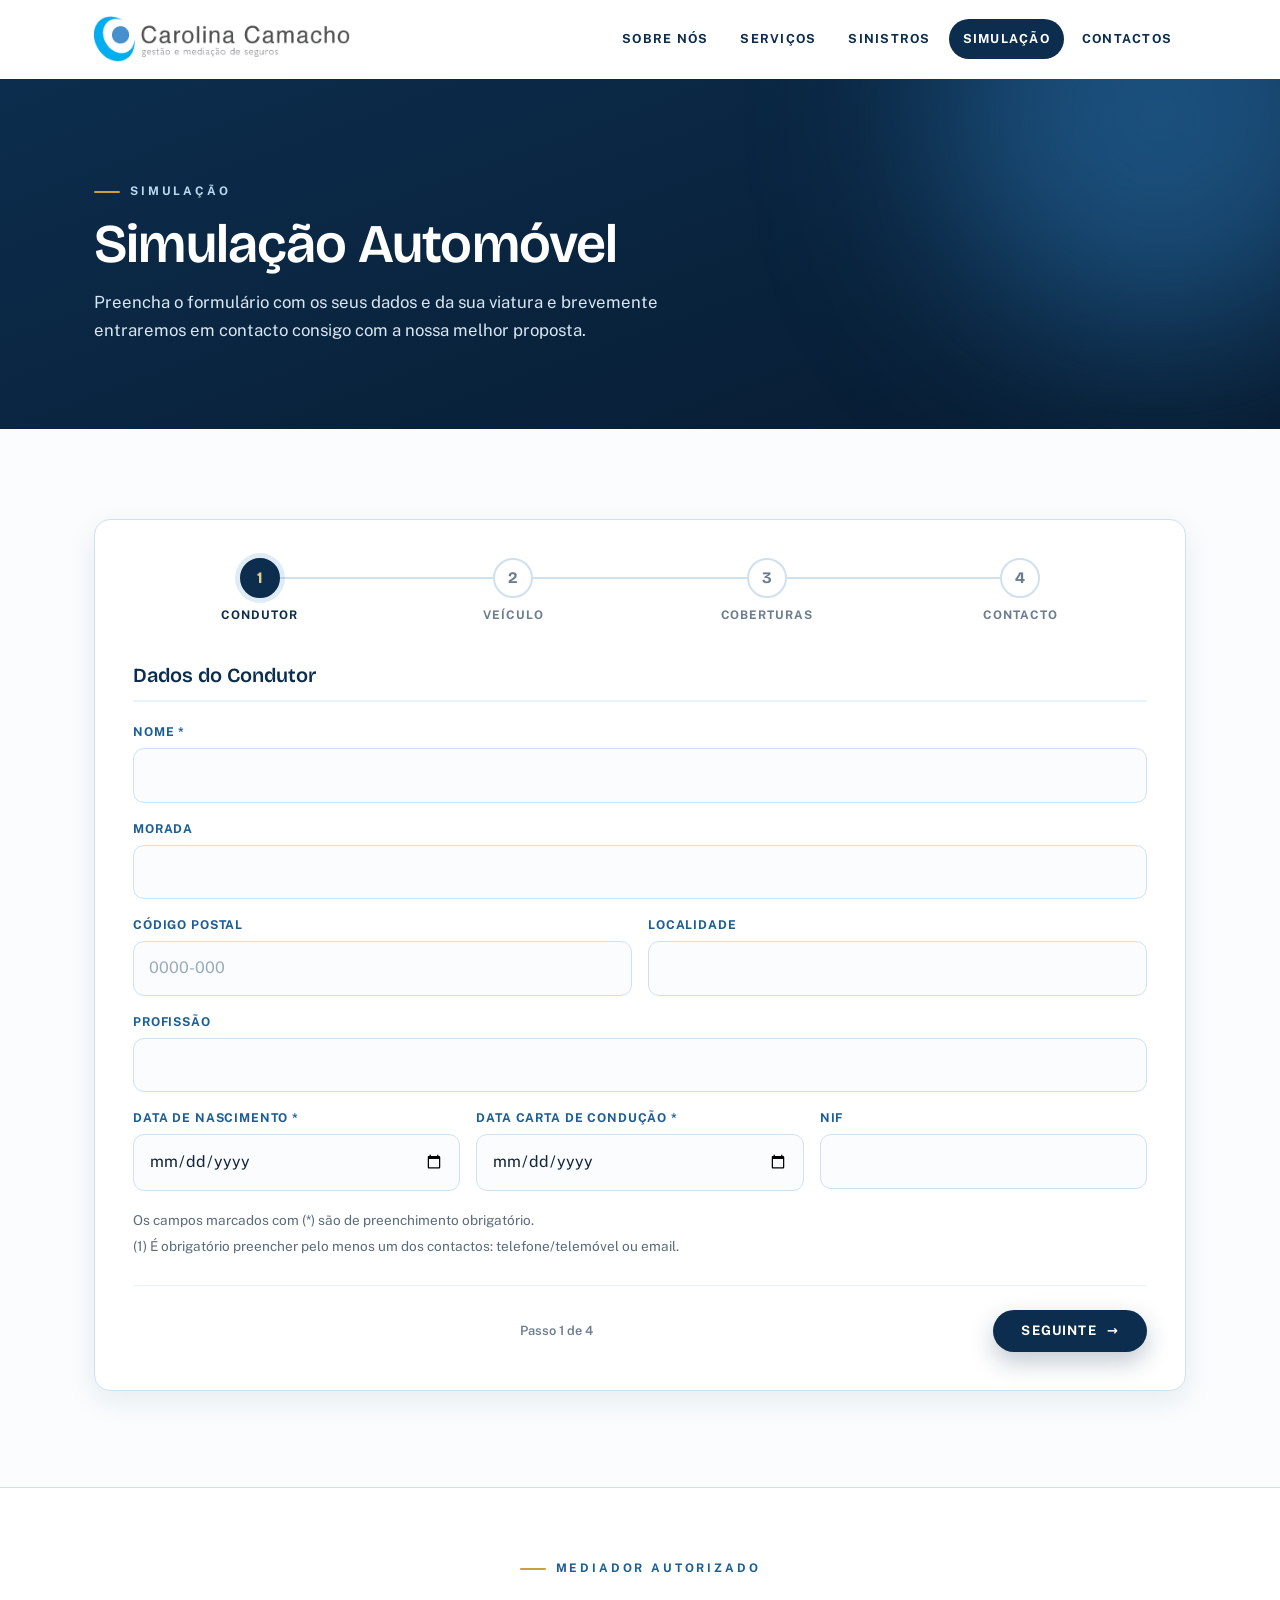
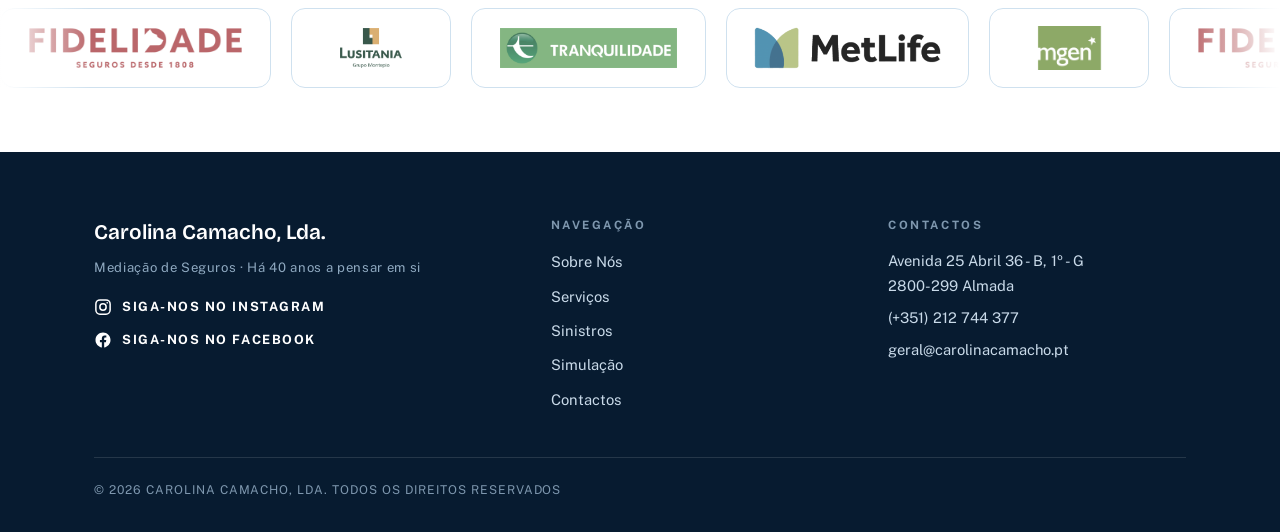
<file: simulacao.html>
<!doctype html>
<html lang="pt">
  <head>
    <meta charset="utf-8" />
    <meta name="viewport" content="width=device-width, initial-scale=1" />
    <title>Carolina Camacho :: Simulação Automóvel</title>
    <meta
      name="description"
      content="Peça uma simulação de seguro automóvel. Preencha os seus dados e da sua viatura e entraremos em contacto com a nossa melhor proposta."
    />
    <link rel="preconnect" href="https://fonts.googleapis.com" />
    <link rel="preconnect" href="https://fonts.gstatic.com" crossorigin />
    <link
      href="https://fonts.googleapis.com/css2?family=Bricolage+Grotesque:wght@500;600;700&family=Public+Sans:wght@400;600;700&display=swap"
      rel="stylesheet"
    />
    <link rel="stylesheet" href="assets/style.css?v=11" />
  </head>
  <body>
    <header class="site-header">
      <div class="wrap header-inner">
        <a
          class="brand"
          href="index.html"
          aria-label="Carolina Camacho — página inicial"
        >
          <img
            src="imgs/logo-carolina-camacho.png"
            alt="Carolina Camacho — gestão e mediação de seguros"
          />
        </a>
        <a class="header-call" href="tel:+351212744377" aria-label="Ligar para (+351) 212 744 377"><svg width="18" height="18" viewBox="0 0 24 24" fill="none" stroke="currentColor" stroke-width="2" stroke-linecap="round" stroke-linejoin="round" aria-hidden="true"><path d="M22 16.9v3a2 2 0 0 1-2.2 2 19.8 19.8 0 0 1-8.6-3.1 19.5 19.5 0 0 1-6-6A19.8 19.8 0 0 1 2.1 4.2 2 2 0 0 1 4.1 2h3a2 2 0 0 1 2 1.7c.1.9.4 1.8.7 2.7a2 2 0 0 1-.5 2.1L8 9.8a16 16 0 0 0 6 6l1.3-1.3a2 2 0 0 1 2.1-.4c.9.3 1.8.6 2.7.7a2 2 0 0 1 1.7 2z"/></svg><span>Ligar</span></a>
        <button
          class="nav-toggle"
          aria-expanded="false"
          aria-controls="site-nav"
        >
          Menu
          <svg
            width="16"
            height="16"
            viewBox="0 0 24 24"
            fill="none"
            stroke="currentColor"
            stroke-width="2.4"
            stroke-linecap="round"
            aria-hidden="true"
          >
            <line x1="4" y1="7" x2="20" y2="7" />
            <line x1="4" y1="12" x2="20" y2="12" />
            <line x1="4" y1="17" x2="20" y2="17" />
          </svg>
        </button>
        <nav class="site-nav" id="site-nav" aria-label="Navegação principal">
          <ul>
            <li><a href="sobre_nos.html">Sobre Nós</a></li>
            <li><a href="servicos.html">Serviços</a></li>
            <li><a href="sinistros.html">Sinistros</a></li>
            <li><a href="simulacao.html" aria-current="page">Simulação</a></li>
            <li><a href="contactos.html">Contactos</a></li>
          </ul>
        </nav>
      </div>
    </header>

    <main>
      <section class="page-head">
        <div class="blob blob-a"></div>
        <div class="wrap">
          <span class="eyebrow">Simulação</span>
          <h1>Simulação Automóvel</h1>
          <p>
            Preencha o formulário com os seus dados e da sua viatura e
            brevemente entraremos em contacto consigo com a nossa melhor
            proposta.
          </p>
        </div>
      </section>

      <section class="section" style="padding-top: 56px">
        <div class="wrap">
          <form
            class="card w3form wizard load-fade"
            style="--d: 0.3s"
            method="post"
            data-require-one="telefone,email"
            data-success-title="Pedido enviado com sucesso!"
            data-success-text="Obrigado pela sua confiança. Recebemos o seu pedido de simulação e entraremos em contacto consigo com a nossa melhor proposta o mais brevemente possível."
          >
            <input type="hidden" name="formulario" value="simulacao" />
            <input
              type="checkbox"
              name="botcheck"
              class="hp-field"
              tabindex="-1"
              autocomplete="off"
              aria-hidden="true"
            />

            <!-- passos (só aparece com JavaScript ativo) -->
            <ol class="stepper" hidden>
              <li><button type="button" data-goto="0"><span class="n">1</span><span class="t">Condutor</span></button></li>
              <li><button type="button" data-goto="1"><span class="n">2</span><span class="t">Veículo</span></button></li>
              <li><button type="button" data-goto="2"><span class="n">3</span><span class="t">Coberturas</span></button></li>
              <li><button type="button" data-goto="3"><span class="n">4</span><span class="t">Contacto</span></button></li>
            </ol>

            <fieldset class="step">
              <legend>Dados do Condutor</legend>
              <div class="grid">
                <div class="field">
                  <label for="nome">Nome *</label>
                  <input id="nome" name="nome" type="text" autocomplete="name" required />
                </div>
                <div class="field">
                  <label for="morada">Morada</label>
                  <input id="morada" name="morada" type="text" autocomplete="street-address" />
                </div>
                <div class="grid g2">
                  <div class="field">
                    <label for="cp">Código Postal</label>
                    <input
                      id="cp"
                      name="codigo_postal"
                      type="text"
                      inputmode="numeric"
                      autocomplete="postal-code"
                      placeholder="0000-000"
                      maxlength="8"
                      pattern="\d{4}-\d{3}"
                      data-format="cp"
                      data-msg="Indique o código postal no formato 0000-000."
                    />
                  </div>
                  <div class="field">
                    <label for="localidade">Localidade</label>
                    <input id="localidade" name="localidade" type="text" autocomplete="address-level2" />
                  </div>
                </div>
                <div class="field">
                  <label for="profissao">Profissão</label>
                  <input id="profissao" name="profissao" type="text" autocomplete="organization-title" />
                </div>
                <div class="grid g3">
                  <div class="field">
                    <label for="nascimento">Data de Nascimento *</label>
                    <input
                      id="nascimento"
                      name="data_nascimento"
                      type="date"
                      autocomplete="bday"
                      min="1900-01-01"
                      required
                    />
                  </div>
                  <div class="field">
                    <label for="carta">Data Carta de Condução *</label>
                    <input
                      id="carta"
                      name="data_carta"
                      type="date"
                      min="1900-01-01"
                      data-after="nascimento"
                      data-after-msg="A data da carta tem de ser posterior à data de nascimento."
                      required
                    />
                  </div>
                  <div class="field">
                    <label for="nif">NIF</label>
                    <input
                      id="nif"
                      name="nif"
                      type="text"
                      inputmode="numeric"
                      autocomplete="off"
                      maxlength="9"
                      data-format="digits"
                      data-check="nif"
                    />
                  </div>
                </div>
              </div>
            </fieldset>

            <fieldset class="step">
              <legend>Dados do Veículo</legend>
              <div class="grid">
                <div class="grid g2">
                  <div class="field">
                    <label for="marca">Marca *</label>
                    <input id="marca" name="marca" type="text" required />
                  </div>
                  <div class="field">
                    <label for="modelo">Modelo *</label>
                    <input id="modelo" name="modelo" type="text" required />
                  </div>
                </div>
                <div class="grid g5">
                  <div class="field">
                    <label for="matricula">Matrícula *</label>
                    <input
                      id="matricula"
                      name="matricula"
                      type="text"
                      autocomplete="off"
                      placeholder="AA-00-AA"
                      maxlength="8"
                      pattern="[A-Z0-9]{2}-[A-Z0-9]{2}-[A-Z0-9]{2}"
                      data-format="plate"
                      data-msg="Indique a matrícula no formato AA-00-AA."
                      required
                    />
                  </div>
                  <div class="field">
                    <label for="ano">Ano</label>
                    <input
                      id="ano"
                      name="ano"
                      type="text"
                      inputmode="numeric"
                      placeholder="ex.: 2018"
                      maxlength="4"
                      data-format="digits"
                      data-check="year"
                    />
                  </div>
                  <div class="field">
                    <label for="cilindrada">Cilindrada</label>
                    <input
                      id="cilindrada"
                      name="cilindrada"
                      type="text"
                      inputmode="numeric"
                      placeholder="cm³"
                      data-format="digits"
                      aria-describedby="hint-dua"
                    />
                  </div>
                  <div class="field">
                    <label for="lotacao">Lotação</label>
                    <input
                      id="lotacao"
                      name="lotacao"
                      type="text"
                      inputmode="numeric"
                      placeholder="lugares"
                      data-format="digits"
                      aria-describedby="hint-dua"
                    />
                  </div>
                  <div class="field">
                    <label for="peso">Peso Bruto</label>
                    <input
                      id="peso"
                      name="peso_bruto"
                      type="text"
                      inputmode="numeric"
                      placeholder="kg"
                      data-format="digits"
                      aria-describedby="hint-dua"
                    />
                  </div>
                </div>
                <p class="hint" id="hint-dua">
                  A cilindrada, a lotação e o peso bruto constam do Documento
                  Único Automóvel (DUA) da viatura.
                </p>
                <div class="radio-row">
                  <span>É o condutor habitual do veículo?</span>
                  <label><input type="radio" name="condutor_habitual" value="sim" /> Sim</label>
                  <label><input type="radio" name="condutor_habitual" value="nao" /> Não</label>
                </div>
                <div class="radio-row">
                  <span>Tem ou teve seguro para este ou outro veículo?</span>
                  <label><input type="radio" name="teve_seguro" value="sim" /> Sim</label>
                  <label><input type="radio" name="teve_seguro" value="nao" /> Não</label>
                </div>
              </div>
            </fieldset>

            <fieldset class="step">
              <legend>Coberturas Pretendidas</legend>

              <div class="cov-group">
                <p class="cov-h">Responsabilidade Civil <span>escolha uma opção</span></p>
                <div class="coverage">
                  <label><input type="radio" name="responsabilidade_civil" value="Capital de 3.250.000 €" /> Capital de 3.250.000 €</label>
                  <label><input type="radio" name="responsabilidade_civil" value="Capital de 50.000.000 €" /> Capital de 50.000.000 €</label>
                </div>
              </div>

              <div class="cov-group">
                <p class="cov-h">Danos Próprios <span>pode escolher várias</span></p>
                <div class="coverage">
                  <label><input type="checkbox" name="coberturas[]" value="Choque, Colisão, Capotamento" /> Choque, Colisão, Capotamento</label>
                  <label><input type="checkbox" name="coberturas[]" value="Incêndio, Raio, Explosão" /> Incêndio, Raio, Explosão</label>
                  <label><input type="checkbox" name="coberturas[]" value="Furto ou Roubo" /> Furto ou Roubo</label>
                  <label><input type="checkbox" name="coberturas[]" value="Quebra Isolada de Vidros" /> Quebra Isolada de Vidros</label>
                  <label><input type="checkbox" name="coberturas[]" value="Riscos Catastróficos da Natureza" /> Riscos Catastróficos da Natureza</label>
                  <label><input type="checkbox" name="coberturas[]" value="Greves, Tumultos e Alterações de Ordem Pública" /> Greves, Tumultos e Alterações de Ordem Pública</label>
                  <label><input type="checkbox" name="coberturas[]" value="Actos de Terrorismo, Vandalismo, Maliciosos ou Sabotagem" /> Actos de Terrorismo, Vandalismo, Maliciosos ou Sabotagem</label>
                </div>
              </div>

              <div class="cov-group">
                <p class="cov-h">Coberturas Complementares <span>pode escolher várias</span></p>
                <div class="coverage">
                  <label><input type="checkbox" name="coberturas[]" value="Assistência em Viagem" /> Assistência em Viagem</label>
                  <label><input type="checkbox" name="coberturas[]" value="Protecção Jurídica" /> Protecção Jurídica</label>
                  <label><input type="checkbox" name="coberturas[]" value="Veículo de Substituição por Acidente" /> Veículo de Substituição por Acidente</label>
                  <label><input type="checkbox" name="coberturas[]" value="Ocupantes de Viatura" /> Ocupantes de Viatura</label>
                </div>
              </div>

              <div class="grid g3" style="margin-top: 22px">
                <div class="field">
                  <label for="valor">Valor Actual do Veículo</label>
                  <input
                    id="valor"
                    name="valor_veiculo"
                    type="text"
                    inputmode="numeric"
                    placeholder="€"
                  />
                </div>
                <div class="field">
                  <label for="franquia">Franquia Pretendida</label>
                  <input
                    id="franquia"
                    name="franquia"
                    type="text"
                    list="franquia-opcoes"
                    placeholder="Escolha ou escreva"
                  />
                  <datalist id="franquia-opcoes">
                    <option value="Sem franquia"></option>
                    <option value="2% do capital"></option>
                    <option value="4% do capital"></option>
                    <option value="Não sei — aconselhem-me"></option>
                  </datalist>
                </div>
                <div class="field">
                  <label for="protocolo">Protocolo</label>
                  <input id="protocolo" name="protocolo" type="text" />
                </div>
              </div>
            </fieldset>

            <fieldset class="step">
              <legend>Dados de Contacto</legend>
              <div class="grid">
                <label class="check-line">
                  <input type="checkbox" id="mesmo-condutor" checked />
                  A pessoa a contactar é o próprio condutor
                </label>
                <div class="field" id="cnome-wrap">
                  <label for="cnome">Nome</label>
                  <input id="cnome" name="contacto_nome" type="text" autocomplete="name" />
                </div>
                <div class="grid g2">
                  <div class="field">
                    <label for="telefone">Telefone / Telemóvel (1)</label>
                    <input
                      id="telefone"
                      name="telefone"
                      type="tel"
                      autocomplete="tel"
                      pattern="[+0-9 ]{9,}"
                      data-msg="Indique um número de telefone válido (9 dígitos)."
                    />
                  </div>
                  <div class="field">
                    <label for="email">Email (1)</label>
                    <input id="email" name="email" type="email" autocomplete="email" />
                  </div>
                </div>
                <div class="field">
                  <label for="obs">Observações</label>
                  <textarea id="obs" name="observacoes"></textarea>
                </div>
                <label class="check-line consent">
                  <input type="checkbox" name="consentimento_rgpd" value="Sim" required />
                  <span>Autorizo a Carolina Camacho, Lda. a utilizar os dados
                  indicados neste formulário exclusivamente para preparar e
                  enviar a proposta de seguro pedida. *</span>
                </label>
              </div>
            </fieldset>

            <div class="form-notes">
              <p>
                Os campos marcados com (*) são de preenchimento obrigatório.
              </p>
              <p>
                (1) É obrigatório preencher pelo menos um dos contactos:
                telefone/telemóvel ou email.
              </p>
            </div>
            <div class="form-actions">
              <button class="btn btn-blue" type="submit">
                Enviar pedido de simulação <span class="arr">&rarr;</span>
              </button>
            </div>
            <div class="form-status" role="status" aria-live="polite"></div>
          </form>
        </div>
      </section>
    </main>

    <section class="insurers" aria-label="Mediador autorizado">
      <div class="wrap">
        <span class="eyebrow">Mediador autorizado</span>
      </div>
      <div class="marquee">
        <div class="marquee-track">
          <span><img src="imgs/logo-fidelidade.png" alt="Fidelidade" /></span>
          <span><img src="imgs/logo-lusitania.png" alt="Lusitania" /></span>
          <span
            ><img src="imgs/logo-tranquilidade.png" alt="Tranquilidade"
          /></span>
          <span><img src="imgs/logo-metlife.png" alt="MetLife" /></span>
          <span><img src="imgs/logo-mgen.png" alt="MGEN" /></span>
          <span class="dup" aria-hidden="true"
            ><img src="imgs/logo-fidelidade.png" alt="Fidelidade"
          /></span>
          <span class="dup" aria-hidden="true"
            ><img src="imgs/logo-lusitania.png" alt="Lusitania"
          /></span>
          <span class="dup" aria-hidden="true"
            ><img src="imgs/logo-tranquilidade.png" alt="Tranquilidade"
          /></span>
          <span class="dup" aria-hidden="true"
            ><img src="imgs/logo-metlife.png" alt="MetLife"
          /></span>
          <span class="dup" aria-hidden="true"
            ><img src="imgs/logo-mgen.png" alt="MGEN"
          /></span>
        </div>
      </div>
    </section>

    <footer class="site-footer">
      <div class="wrap">
        <div class="footer-grid">
          <div>
            <div class="footer-brand">
              Carolina Camacho, Lda.
              <small
                >Mediação de Seguros &middot; Há 40 anos a pensar em si</small
              >
            </div>
            <a class="social" href="https://www.instagram.com/carolinacamacholda/" target="_blank" rel="noopener">
              <svg width="18" height="18" viewBox="0 0 24 24" fill="none" stroke="currentColor" stroke-width="2" stroke-linecap="round" stroke-linejoin="round" aria-hidden="true"><rect x="2.5" y="2.5" width="19" height="19" rx="5.5"/><circle cx="12" cy="12" r="4.2"/><circle cx="17.6" cy="6.4" r="1.1" fill="currentColor" stroke="none"/></svg>
              Siga-nos no Instagram
            </a>
            <a
              class="social"
              href="https://www.facebook.com/pages/Carolina-Camacho/294897557250897"
              target="_blank"
              rel="noopener"
            >
              <svg
                width="18"
                height="18"
                viewBox="0 0 24 24"
                fill="currentColor"
                aria-hidden="true"
              >
                <path
                  d="M22 12.06C22 6.5 17.52 2 12 2S2 6.5 2 12.06c0 5.02 3.66 9.18 8.44 9.94v-7.03H7.9v-2.9h2.54V9.85c0-2.52 1.5-3.9 3.78-3.9 1.09 0 2.23.19 2.23.19v2.47h-1.26c-1.24 0-1.63.77-1.63 1.57v1.88h2.78l-.45 2.9h-2.33V22c4.78-.76 8.44-4.92 8.44-9.94Z"
                />
              </svg>
              Siga-nos no Facebook
            </a>
          </div>
          <div>
            <div class="footer-h">Navegação</div>
            <ul class="footer-nav">
              <li><a href="sobre_nos.html">Sobre Nós</a></li>
              <li><a href="servicos.html">Serviços</a></li>
              <li><a href="sinistros.html">Sinistros</a></li>
              <li><a href="simulacao.html">Simulação</a></li>
              <li><a href="contactos.html">Contactos</a></li>
            </ul>
          </div>
          <div>
            <div class="footer-h">Contactos</div>
            <div class="footer-contact">
              <a href="https://maps.app.goo.gl/rVsP4e3rLNgaRJieA" target="_blank" rel="noopener" title="Ver no Google Maps">Avenida 25 Abril 36 - B, 1º - G<br />2800-299 Almada</a>
              <a href="tel:+351212744377">(+351) 212 744 377</a>
              <a href="mailto:geral@carolinacamacho.pt"
                >geral@carolinacamacho.pt</a
              >
            </div>
          </div>
        </div>
        <div class="copyright">
          &copy; 2026 Carolina Camacho, Lda. Todos os direitos reservados
        </div>
      </div>
    </footer>
    <script src="assets/main.js?v=8"></script>
  </body>
</html>
</file>
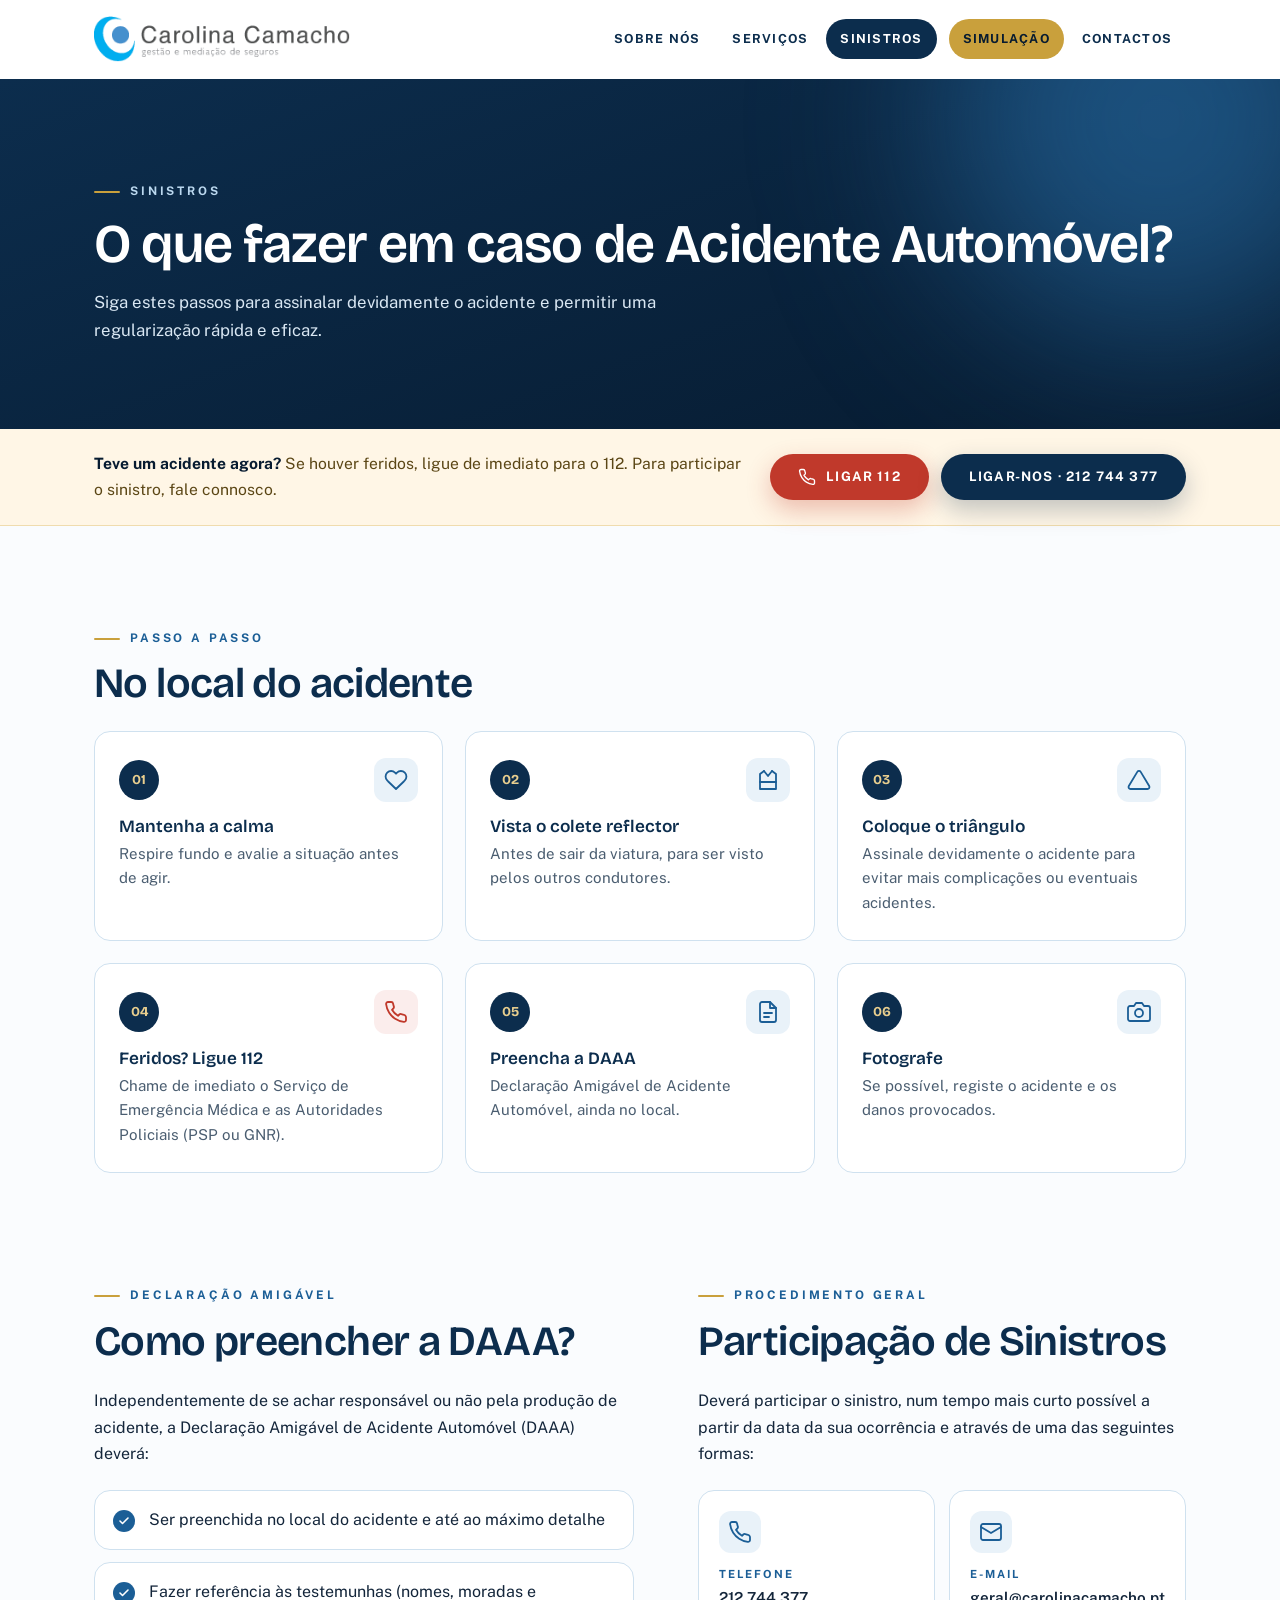
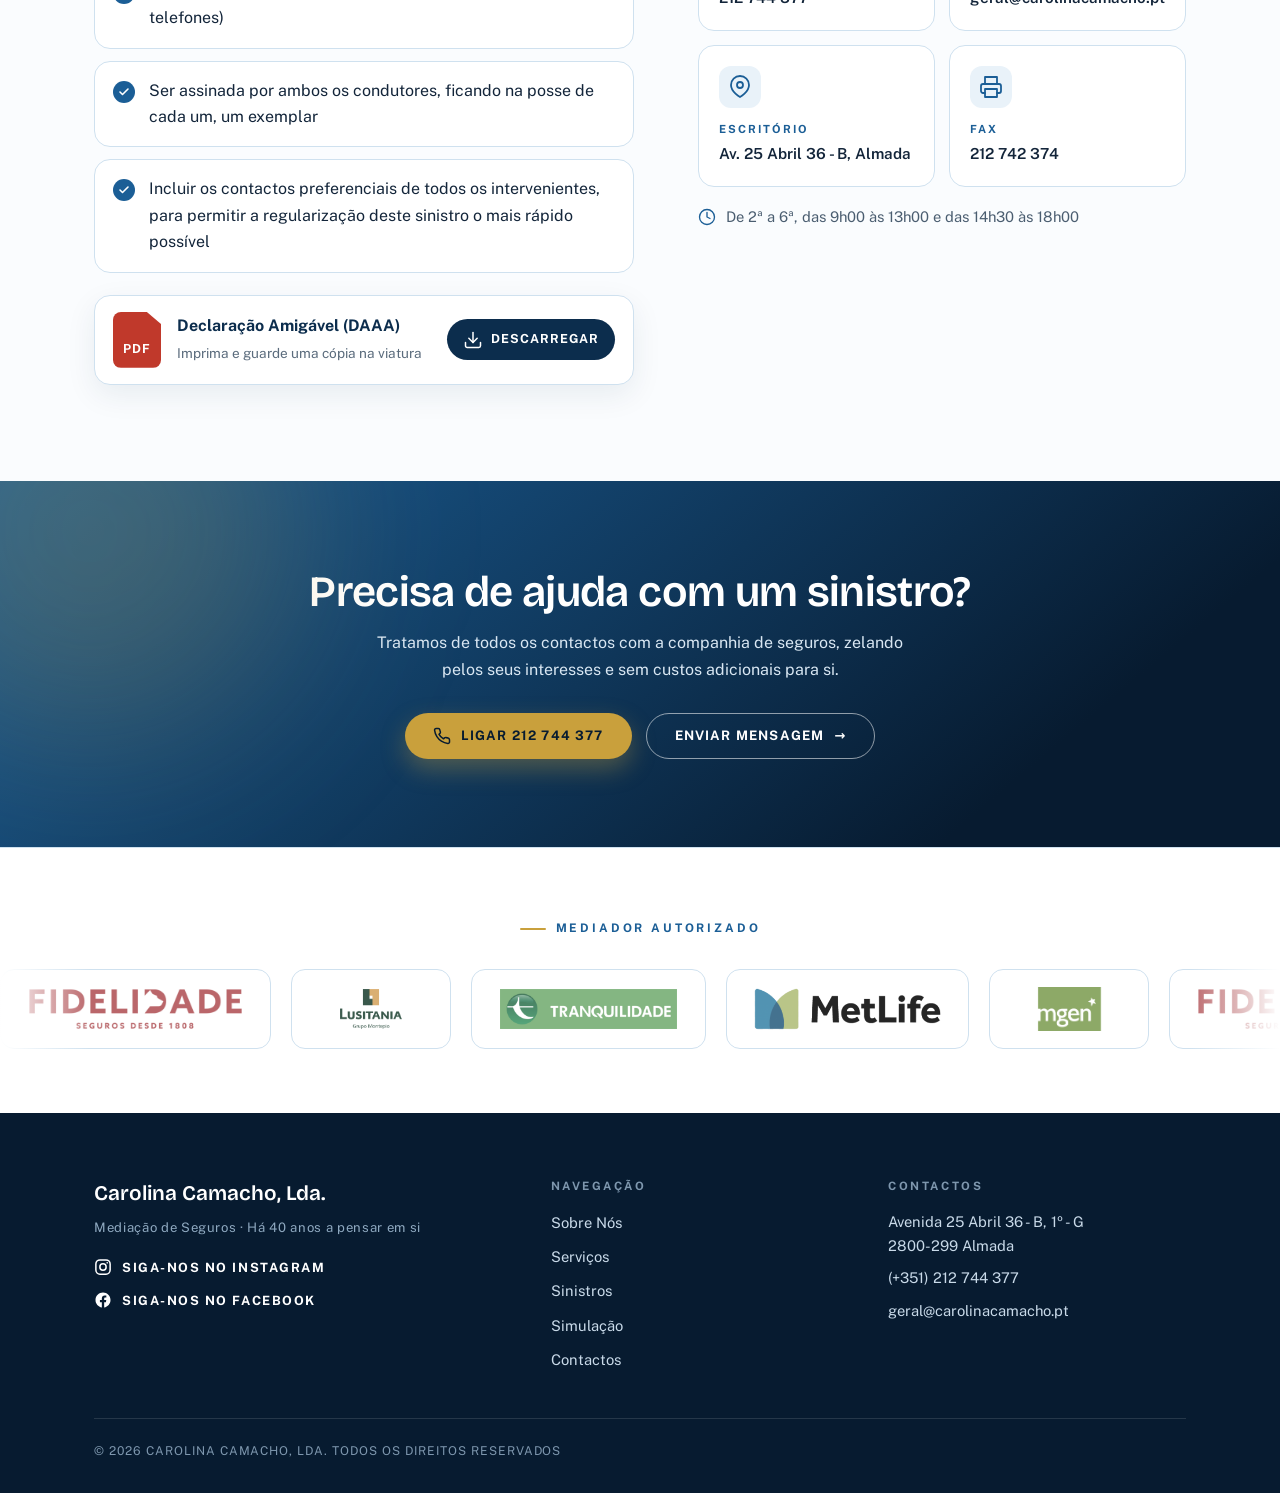
<file: sinistros.html>
<!doctype html>
<html lang="pt">
  <head>
    <meta charset="utf-8" />
    <meta name="viewport" content="width=device-width, initial-scale=1" />
    <title>Carolina Camacho :: Sinistros</title>
    <meta
      name="description"
      content="O que fazer em caso de acidente automóvel, como preencher a Declaração Amigável e como participar sinistros."
    />
    <link rel="preconnect" href="https://fonts.googleapis.com" />
    <link rel="preconnect" href="https://fonts.gstatic.com" crossorigin />
    <link
      href="https://fonts.googleapis.com/css2?family=Bricolage+Grotesque:wght@500;600;700&family=Public+Sans:wght@400;600;700&display=swap"
      rel="stylesheet"
    />
    <link rel="stylesheet" href="assets/style.css?v=11" />
  </head>
  <body>
    <header class="site-header">
      <div class="wrap header-inner">
        <a
          class="brand"
          href="index.html"
          aria-label="Carolina Camacho — página inicial"
        >
          <img
            src="imgs/logo-carolina-camacho.png"
            alt="Carolina Camacho — gestão e mediação de seguros"
          />
        </a>
        <a class="header-call" href="tel:+351212744377" aria-label="Ligar para (+351) 212 744 377"><svg width="18" height="18" viewBox="0 0 24 24" fill="none" stroke="currentColor" stroke-width="2" stroke-linecap="round" stroke-linejoin="round" aria-hidden="true"><path d="M22 16.9v3a2 2 0 0 1-2.2 2 19.8 19.8 0 0 1-8.6-3.1 19.5 19.5 0 0 1-6-6A19.8 19.8 0 0 1 2.1 4.2 2 2 0 0 1 4.1 2h3a2 2 0 0 1 2 1.7c.1.9.4 1.8.7 2.7a2 2 0 0 1-.5 2.1L8 9.8a16 16 0 0 0 6 6l1.3-1.3a2 2 0 0 1 2.1-.4c.9.3 1.8.6 2.7.7a2 2 0 0 1 1.7 2z"/></svg><span>Ligar</span></a>
        <button
          class="nav-toggle"
          aria-expanded="false"
          aria-controls="site-nav"
        >
          Menu
          <svg
            width="16"
            height="16"
            viewBox="0 0 24 24"
            fill="none"
            stroke="currentColor"
            stroke-width="2.4"
            stroke-linecap="round"
            aria-hidden="true"
          >
            <line x1="4" y1="7" x2="20" y2="7" />
            <line x1="4" y1="12" x2="20" y2="12" />
            <line x1="4" y1="17" x2="20" y2="17" />
          </svg>
        </button>
        <nav class="site-nav" id="site-nav" aria-label="Navegação principal">
          <ul>
            <li><a href="sobre_nos.html">Sobre Nós</a></li>
            <li><a href="servicos.html">Serviços</a></li>
            <li><a href="sinistros.html" aria-current="page">Sinistros</a></li>
            <li><a href="simulacao.html" class="nav-cta">Simulação</a></li>
            <li><a href="contactos.html">Contactos</a></li>
          </ul>
        </nav>
      </div>
    </header>

    <main>
      <section class="page-head">
        <div class="blob blob-a"></div>
        <div class="wrap">
          <span class="eyebrow">Sinistros</span>
          <h1>O que fazer em caso de Acidente Automóvel?</h1>
          <p>
            Siga estes passos para assinalar devidamente o acidente e permitir
            uma regularização rápida e eficaz.
          </p>
        </div>
      </section>

      <section class="emergency" aria-label="Contactos de emergência">
        <div class="wrap emergency-inner">
          <p><strong>Teve um acidente agora?</strong> Se houver feridos, ligue de imediato para o 112. Para participar o sinistro, fale connosco.</p>
          <div class="emergency-actions">
            <a class="btn btn-sos" href="tel:112"><svg width="18" height="18" viewBox="0 0 24 24" fill="none" stroke="currentColor" stroke-width="1.8" stroke-linecap="round" stroke-linejoin="round" aria-hidden="true"><path d="M22 16.9v3a2 2 0 0 1-2.2 2 19.8 19.8 0 0 1-8.6-3.1 19.5 19.5 0 0 1-6-6A19.8 19.8 0 0 1 2.1 4.2 2 2 0 0 1 4.1 2h3a2 2 0 0 1 2 1.7c.1.9.4 1.8.7 2.7a2 2 0 0 1-.5 2.1L8 9.8a16 16 0 0 0 6 6l1.3-1.3a2 2 0 0 1 2.1-.4c.9.3 1.8.6 2.7.7a2 2 0 0 1 1.7 2z"/></svg> Ligar 112</a>
            <a class="btn btn-blue" href="tel:+351212744377">Ligar-nos &middot; 212 744 377</a>
          </div>
        </div>
      </section>

      <section class="section">
        <div class="wrap">
          <div data-reveal>
            <span class="eyebrow">Passo a passo</span>
            <h2>No local do acidente</h2>
          </div>
          <ol class="timeline">
            <li data-reveal style="--d: 0.00s">
              <span class="tl-ic"><svg width="24" height="24" viewBox="0 0 24 24" fill="none" stroke="currentColor" stroke-width="1.8" stroke-linecap="round" stroke-linejoin="round" aria-hidden="true"><path d="M20.8 4.6a5.5 5.5 0 0 0-7.8 0L12 5.7l-1-1.1a5.5 5.5 0 0 0-7.8 7.8l1 1.1L12 21l7.8-7.5 1-1.1a5.5 5.5 0 0 0 0-7.8z"/></svg></span>
              <strong class="tl-title">Mantenha a calma</strong>
              <span class="tl-desc">Respire fundo e avalie a situação antes de agir.</span>
            </li>
            <li data-reveal style="--d: 0.06s">
              <span class="tl-ic"><svg width="24" height="24" viewBox="0 0 24 24" fill="none" stroke="currentColor" stroke-width="1.8" stroke-linecap="round" stroke-linejoin="round" aria-hidden="true"><path d="M8 3 4 6v15h16V6l-4-3"/><path d="M8 3l4 5 4-5"/><path d="M4 14h16"/></svg></span>
              <strong class="tl-title">Vista o colete reflector</strong>
              <span class="tl-desc">Antes de sair da viatura, para ser visto pelos outros condutores.</span>
            </li>
            <li data-reveal style="--d: 0.12s">
              <span class="tl-ic"><svg width="24" height="24" viewBox="0 0 24 24" fill="none" stroke="currentColor" stroke-width="1.8" stroke-linecap="round" stroke-linejoin="round" aria-hidden="true"><path d="M10.3 3.9 1.8 18a2 2 0 0 0 1.7 3h17a2 2 0 0 0 1.7-3L13.7 3.9a2 2 0 0 0-3.4 0z"/></svg></span>
              <strong class="tl-title">Coloque o triângulo</strong>
              <span class="tl-desc">Assinale devidamente o acidente para evitar mais complicações ou eventuais acidentes.</span>
            </li>
            <li data-reveal style="--d: 0.18s">
              <span class="tl-ic"><svg width="24" height="24" viewBox="0 0 24 24" fill="none" stroke="currentColor" stroke-width="1.8" stroke-linecap="round" stroke-linejoin="round" aria-hidden="true"><path d="M22 16.9v3a2 2 0 0 1-2.2 2 19.8 19.8 0 0 1-8.6-3.1 19.5 19.5 0 0 1-6-6A19.8 19.8 0 0 1 2.1 4.2 2 2 0 0 1 4.1 2h3a2 2 0 0 1 2 1.7c.1.9.4 1.8.7 2.7a2 2 0 0 1-.5 2.1L8 9.8a16 16 0 0 0 6 6l1.3-1.3a2 2 0 0 1 2.1-.4c.9.3 1.8.6 2.7.7a2 2 0 0 1 1.7 2z"/></svg></span>
              <strong class="tl-title">Feridos? Ligue 112</strong>
              <span class="tl-desc">Chame de imediato o Serviço de Emergência Médica e as Autoridades Policiais (PSP ou GNR).</span>
            </li>
            <li data-reveal style="--d: 0.24s">
              <span class="tl-ic"><svg width="24" height="24" viewBox="0 0 24 24" fill="none" stroke="currentColor" stroke-width="1.8" stroke-linecap="round" stroke-linejoin="round" aria-hidden="true"><path d="M14 2H6a2 2 0 0 0-2 2v16a2 2 0 0 0 2 2h12a2 2 0 0 0 2-2V8z"/><polyline points="14 2 14 8 20 8"/><line x1="8" y1="13" x2="16" y2="13"/><line x1="8" y1="17" x2="13" y2="17"/></svg></span>
              <strong class="tl-title">Preencha a DAAA</strong>
              <span class="tl-desc">Declaração Amigável de Acidente Automóvel, ainda no local.</span>
            </li>
            <li data-reveal style="--d: 0.30s">
              <span class="tl-ic"><svg width="24" height="24" viewBox="0 0 24 24" fill="none" stroke="currentColor" stroke-width="1.8" stroke-linecap="round" stroke-linejoin="round" aria-hidden="true"><path d="M23 19a2 2 0 0 1-2 2H3a2 2 0 0 1-2-2V8a2 2 0 0 1 2-2h4l2-3h6l2 3h4a2 2 0 0 1 2 2z"/><circle cx="12" cy="13" r="4"/></svg></span>
              <strong class="tl-title">Fotografe</strong>
              <span class="tl-desc">Se possível, registe o acidente e os danos provocados.</span>
            </li>
          </ol>
        </div>
      </section>

      <section class="section" style="padding-top: 0">
        <div class="wrap split" style="align-items: start">
          <div data-reveal>
            <span class="eyebrow">Declaração amigável</span>
            <h2>Como preencher a DAAA?</h2>
            <p>
              Independentemente de se achar responsável ou não pela produção de
              acidente, a Declaração Amigável de Acidente Automóvel (DAAA)
              deverá:
            </p>
            <ul class="check-list">
              <li>Ser preenchida no local do acidente e até ao máximo detalhe</li>
              <li>Fazer referência às testemunhas (nomes, moradas e telefones)</li>
              <li>Ser assinada por ambos os condutores, ficando na posse de cada um, um exemplar</li>
              <li>Incluir os contactos preferenciais de todos os intervenientes, para permitir a regularização deste sinistro o mais rápido possível</li>
            </ul>
            <a class="file-card" href="pdf/daaa.pdf" target="_blank" rel="noopener">
              <span class="file-ic">PDF</span>
              <span class="file-txt"><strong>Declaração Amigável (DAAA)</strong><small>Imprima e guarde uma cópia na viatura</small></span>
              <span class="file-go"><svg width="20" height="20" viewBox="0 0 24 24" fill="none" stroke="currentColor" stroke-width="1.8" stroke-linecap="round" stroke-linejoin="round" aria-hidden="true"><path d="M21 15v4a2 2 0 0 1-2 2H5a2 2 0 0 1-2-2v-4"/><polyline points="7 10 12 15 17 10"/><line x1="12" y1="15" x2="12" y2="3"/></svg><span>Descarregar</span></span>
            </a>
          </div>
          <div data-reveal style="--d: 0.12s">
            <span class="eyebrow">Procedimento geral</span>
            <h2>Participação de Sinistros</h2>
            <p>
              Deverá participar o sinistro, num tempo mais curto possível a
              partir da data da sua ocorrência e através de uma das seguintes
              formas:
            </p>
            <div class="channel-grid">
              <a class="channel" href="tel:+351212744377"><span class="ic"><svg width="24" height="24" viewBox="0 0 24 24" fill="none" stroke="currentColor" stroke-width="1.8" stroke-linecap="round" stroke-linejoin="round" aria-hidden="true"><path d="M22 16.9v3a2 2 0 0 1-2.2 2 19.8 19.8 0 0 1-8.6-3.1 19.5 19.5 0 0 1-6-6A19.8 19.8 0 0 1 2.1 4.2 2 2 0 0 1 4.1 2h3a2 2 0 0 1 2 1.7c.1.9.4 1.8.7 2.7a2 2 0 0 1-.5 2.1L8 9.8a16 16 0 0 0 6 6l1.3-1.3a2 2 0 0 1 2.1-.4c.9.3 1.8.6 2.7.7a2 2 0 0 1 1.7 2z"/></svg></span><span class="lbl">Telefone</span>212 744 377</a>
              <a class="channel" href="mailto:geral@carolinacamacho.pt"><span class="ic"><svg width="24" height="24" viewBox="0 0 24 24" fill="none" stroke="currentColor" stroke-width="1.8" stroke-linecap="round" stroke-linejoin="round" aria-hidden="true"><rect x="2" y="4" width="20" height="16" rx="2"/><path d="m22 7-10 6L2 7"/></svg></span><span class="lbl">E-Mail</span>geral@carolinacamacho.pt</a>
              <a class="channel" href="https://maps.app.goo.gl/rVsP4e3rLNgaRJieA" target="_blank" rel="noopener"><span class="ic"><svg width="24" height="24" viewBox="0 0 24 24" fill="none" stroke="currentColor" stroke-width="1.8" stroke-linecap="round" stroke-linejoin="round" aria-hidden="true"><path d="M21 10c0 7-9 12-9 12s-9-5-9-12a9 9 0 0 1 18 0z"/><circle cx="12" cy="10" r="3"/></svg></span><span class="lbl">Escritório</span>Av. 25 Abril 36 - B, Almada</a>
              <div class="channel"><span class="ic"><svg width="24" height="24" viewBox="0 0 24 24" fill="none" stroke="currentColor" stroke-width="1.8" stroke-linecap="round" stroke-linejoin="round" aria-hidden="true"><polyline points="6 9 6 2 18 2 18 9"/><path d="M6 18H4a2 2 0 0 1-2-2v-5a2 2 0 0 1 2-2h16a2 2 0 0 1 2 2v5a2 2 0 0 1-2 2h-2"/><rect x="6" y="14" width="12" height="8"/></svg></span><span class="lbl">Fax</span>212 742 374</div>
            </div>
            <p class="hours"><svg width="18" height="18" viewBox="0 0 24 24" fill="none" stroke="currentColor" stroke-width="1.8" stroke-linecap="round" stroke-linejoin="round" aria-hidden="true"><circle cx="12" cy="12" r="10"/><polyline points="12 6 12 12 16 14"/></svg> De 2ª a 6ª, das 9h00 às 13h00 e das 14h30 às 18h00</p>
          </div>
        </div>
      </section>
    </main>

    <section class="cta-band">
      <div class="blob blob-a"></div>
      <div class="wrap" data-reveal>
        <h2>Precisa de ajuda com um sinistro?</h2>
        <p>
          Tratamos de todos os contactos com a companhia de seguros, zelando
          pelos seus interesses e sem custos adicionais para si.
        </p>
        <div class="cta-actions">
          <a class="btn btn-gold" href="tel:+351212744377"><svg width="18" height="18" viewBox="0 0 24 24" fill="none" stroke="currentColor" stroke-width="2" stroke-linecap="round" stroke-linejoin="round" aria-hidden="true"><path d="M22 16.9v3a2 2 0 0 1-2.2 2 19.8 19.8 0 0 1-8.6-3.1 19.5 19.5 0 0 1-6-6A19.8 19.8 0 0 1 2.1 4.2 2 2 0 0 1 4.1 2h3a2 2 0 0 1 2 1.7c.1.9.4 1.8.7 2.7a2 2 0 0 1-.5 2.1L8 9.8a16 16 0 0 0 6 6l1.3-1.3a2 2 0 0 1 2.1-.4c.9.3 1.8.6 2.7.7a2 2 0 0 1 1.7 2z"/></svg> Ligar 212 744 377</a>
          <a class="btn btn-outline" href="contactos.html">Enviar mensagem <span class="arr">&rarr;</span></a>
        </div>
      </div>
    </section>

    <section class="insurers" aria-label="Mediador autorizado">
      <div class="wrap">
        <span class="eyebrow">Mediador autorizado</span>
      </div>
      <div class="marquee">
        <div class="marquee-track">
          <span><img src="imgs/logo-fidelidade.png" alt="Fidelidade" /></span>
          <span><img src="imgs/logo-lusitania.png" alt="Lusitania" /></span>
          <span
            ><img src="imgs/logo-tranquilidade.png" alt="Tranquilidade"
          /></span>
          <span><img src="imgs/logo-metlife.png" alt="MetLife" /></span>
          <span><img src="imgs/logo-mgen.png" alt="MGEN" /></span>
          <span class="dup" aria-hidden="true"
            ><img src="imgs/logo-fidelidade.png" alt="Fidelidade"
          /></span>
          <span class="dup" aria-hidden="true"
            ><img src="imgs/logo-lusitania.png" alt="Lusitania"
          /></span>
          <span class="dup" aria-hidden="true"
            ><img src="imgs/logo-tranquilidade.png" alt="Tranquilidade"
          /></span>
          <span class="dup" aria-hidden="true"
            ><img src="imgs/logo-metlife.png" alt="MetLife"
          /></span>
          <span class="dup" aria-hidden="true"
            ><img src="imgs/logo-mgen.png" alt="MGEN"
          /></span>
        </div>
      </div>
    </section>

    <footer class="site-footer">
      <div class="wrap">
        <div class="footer-grid">
          <div>
            <div class="footer-brand">
              Carolina Camacho, Lda.
              <small
                >Mediação de Seguros &middot; Há 40 anos a pensar em si</small
              >
            </div>
            <a class="social" href="https://www.instagram.com/carolinacamacholda/" target="_blank" rel="noopener">
              <svg width="18" height="18" viewBox="0 0 24 24" fill="none" stroke="currentColor" stroke-width="2" stroke-linecap="round" stroke-linejoin="round" aria-hidden="true"><rect x="2.5" y="2.5" width="19" height="19" rx="5.5"/><circle cx="12" cy="12" r="4.2"/><circle cx="17.6" cy="6.4" r="1.1" fill="currentColor" stroke="none"/></svg>
              Siga-nos no Instagram
            </a>
            <a
              class="social"
              href="https://www.facebook.com/pages/Carolina-Camacho/294897557250897"
              target="_blank"
              rel="noopener"
            >
              <svg
                width="18"
                height="18"
                viewBox="0 0 24 24"
                fill="currentColor"
                aria-hidden="true"
              >
                <path
                  d="M22 12.06C22 6.5 17.52 2 12 2S2 6.5 2 12.06c0 5.02 3.66 9.18 8.44 9.94v-7.03H7.9v-2.9h2.54V9.85c0-2.52 1.5-3.9 3.78-3.9 1.09 0 2.23.19 2.23.19v2.47h-1.26c-1.24 0-1.63.77-1.63 1.57v1.88h2.78l-.45 2.9h-2.33V22c4.78-.76 8.44-4.92 8.44-9.94Z"
                />
              </svg>
              Siga-nos no Facebook
            </a>
          </div>
          <div>
            <div class="footer-h">Navegação</div>
            <ul class="footer-nav">
              <li><a href="sobre_nos.html">Sobre Nós</a></li>
              <li><a href="servicos.html">Serviços</a></li>
              <li><a href="sinistros.html">Sinistros</a></li>
              <li><a href="simulacao.html">Simulação</a></li>
              <li><a href="contactos.html">Contactos</a></li>
            </ul>
          </div>
          <div>
            <div class="footer-h">Contactos</div>
            <div class="footer-contact">
              <a href="https://maps.app.goo.gl/rVsP4e3rLNgaRJieA" target="_blank" rel="noopener" title="Ver no Google Maps">Avenida 25 Abril 36 - B, 1º - G<br />2800-299 Almada</a>
              <a href="tel:+351212744377">(+351) 212 744 377</a>
              <a href="mailto:geral@carolinacamacho.pt"
                >geral@carolinacamacho.pt</a
              >
            </div>
          </div>
        </div>
        <div class="copyright">
          &copy; 2026 Carolina Camacho, Lda. Todos os direitos reservados
        </div>
      </div>
    </footer>
    <script src="assets/main.js?v=8"></script>
  </body>
</html>
</file>
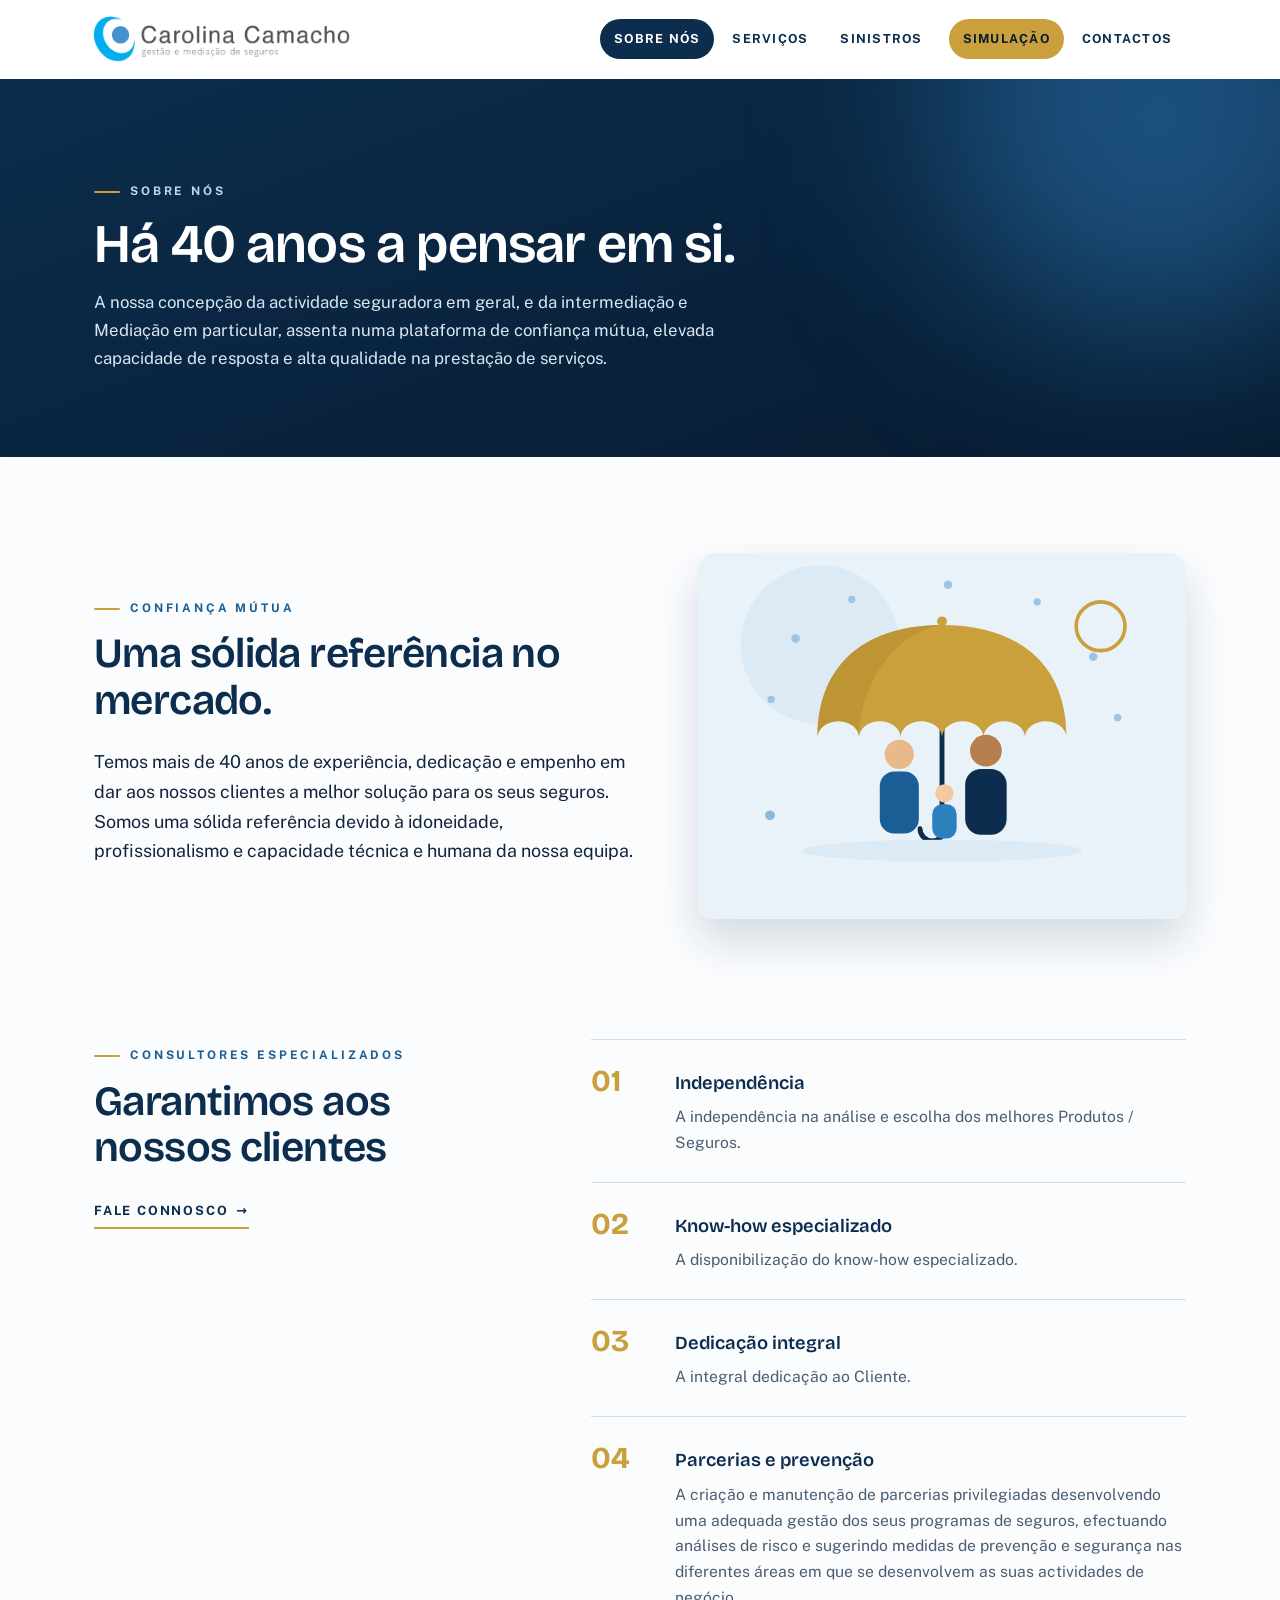
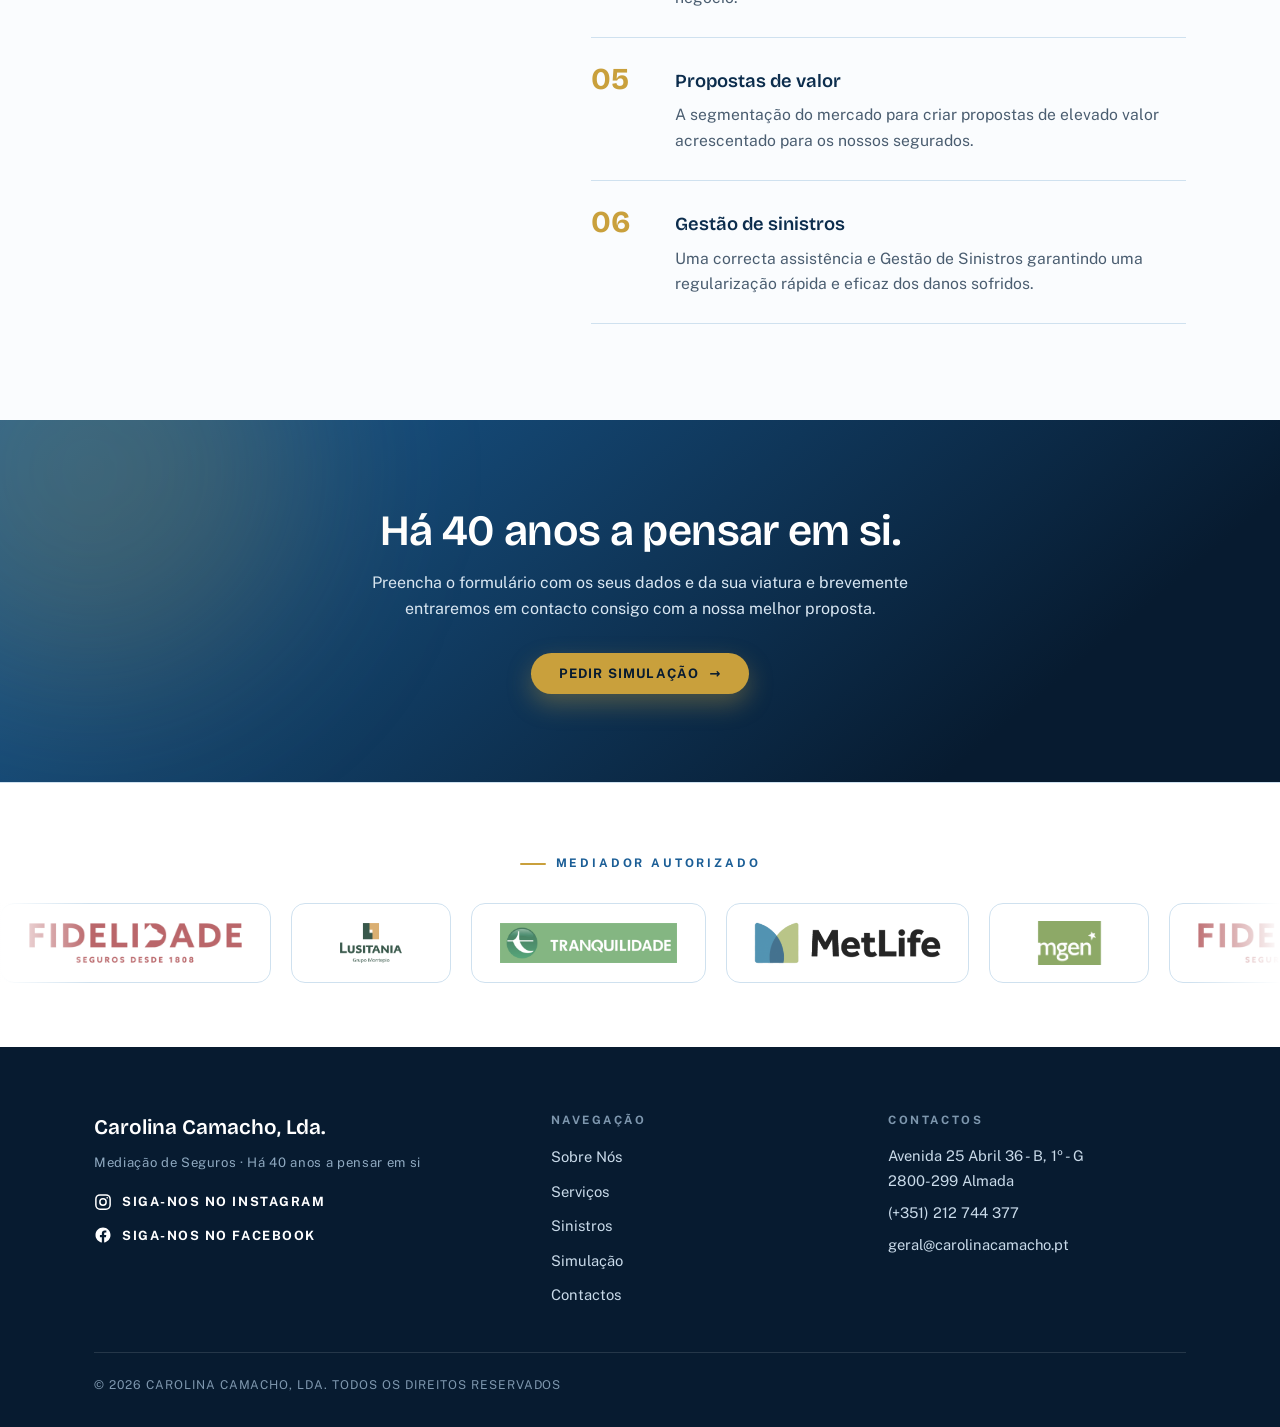
<file: sobre_nos.html>
<!doctype html>
<html lang="pt">
  <head>
    <meta charset="utf-8" />
    <meta name="viewport" content="width=device-width, initial-scale=1" />
    <title>Carolina Camacho :: Sobre Nós</title>
    <meta
      name="description"
      content="Conheça a Carolina Camacho, Lda. — mais de 40 anos de experiência em mediação de seguros."
    />
    <link rel="preconnect" href="https://fonts.googleapis.com" />
    <link rel="preconnect" href="https://fonts.gstatic.com" crossorigin />
    <link
      href="https://fonts.googleapis.com/css2?family=Bricolage+Grotesque:wght@500;600;700&family=Public+Sans:wght@400;600;700&display=swap"
      rel="stylesheet"
    />
    <link rel="stylesheet" href="assets/style.css?v=11" />
  </head>
  <body>
    <header class="site-header">
      <div class="wrap header-inner">
        <a
          class="brand"
          href="index.html"
          aria-label="Carolina Camacho — página inicial"
        >
          <img
            src="imgs/logo-carolina-camacho.png"
            alt="Carolina Camacho — gestão e mediação de seguros"
          />
        </a>
        <a class="header-call" href="tel:+351212744377" aria-label="Ligar para (+351) 212 744 377"><svg width="18" height="18" viewBox="0 0 24 24" fill="none" stroke="currentColor" stroke-width="2" stroke-linecap="round" stroke-linejoin="round" aria-hidden="true"><path d="M22 16.9v3a2 2 0 0 1-2.2 2 19.8 19.8 0 0 1-8.6-3.1 19.5 19.5 0 0 1-6-6A19.8 19.8 0 0 1 2.1 4.2 2 2 0 0 1 4.1 2h3a2 2 0 0 1 2 1.7c.1.9.4 1.8.7 2.7a2 2 0 0 1-.5 2.1L8 9.8a16 16 0 0 0 6 6l1.3-1.3a2 2 0 0 1 2.1-.4c.9.3 1.8.6 2.7.7a2 2 0 0 1 1.7 2z"/></svg><span>Ligar</span></a>
        <button
          class="nav-toggle"
          aria-expanded="false"
          aria-controls="site-nav"
        >
          Menu
          <svg
            width="16"
            height="16"
            viewBox="0 0 24 24"
            fill="none"
            stroke="currentColor"
            stroke-width="2.4"
            stroke-linecap="round"
            aria-hidden="true"
          >
            <line x1="4" y1="7" x2="20" y2="7" />
            <line x1="4" y1="12" x2="20" y2="12" />
            <line x1="4" y1="17" x2="20" y2="17" />
          </svg>
        </button>
        <nav class="site-nav" id="site-nav" aria-label="Navegação principal">
          <ul>
            <li><a href="sobre_nos.html" aria-current="page">Sobre Nós</a></li>
            <li><a href="servicos.html">Serviços</a></li>
            <li><a href="sinistros.html">Sinistros</a></li>
            <li><a href="simulacao.html" class="nav-cta">Simulação</a></li>
            <li><a href="contactos.html">Contactos</a></li>
          </ul>
        </nav>
      </div>
    </header>

    <main>
      <section class="page-head">
        <div class="blob blob-a"></div>
        <div class="wrap">
          <span class="eyebrow">Sobre nós</span>
          <h1>Há 40 anos a pensar em si.</h1>
          <p>
            A nossa concepção da actividade seguradora em geral, e da
            intermediação e Mediação em particular, assenta numa plataforma de
            confiança mútua, elevada capacidade de resposta e alta qualidade na
            prestação de serviços.
          </p>
        </div>
      </section>

      <section class="section">
        <div class="wrap split">
          <div data-reveal>
            <span class="eyebrow">Confiança mútua</span>
            <h2>Uma sólida referência no mercado.</h2>
            <p class="lede">
              Temos mais de 40 anos de experiência, dedicação e empenho em dar
              aos nossos clientes a melhor solução para os seus seguros. Somos
              uma sólida referência devido à idoneidade, profissionalismo e
              capacidade técnica e humana da nossa equipa.
            </p>
          </div>
          <div class="photo-frame" data-reveal style="--d: 0.15s">
            <img src="imgs/protecao.svg" alt="" />
          </div>
        </div>
      </section>

      <section class="section guarantees" id="garantias">
        <div class="wrap guarantees-inner">
          <div class="guarantees-head" data-reveal>
            <span class="eyebrow">Consultores especializados</span>
            <h2>Garantimos aos nossos clientes</h2>
            <a class="link-arrow" href="contactos.html"
              >Fale connosco <span class="arr">&rarr;</span></a
            >
          </div>
          <ol class="guarantee-list">
            <li data-reveal>
              <h3>Independência</h3>
              <p>
                A independência na análise e escolha dos melhores Produtos /
                Seguros.
              </p>
            </li>
            <li data-reveal style="--d: 0.06s">
              <h3>Know-how especializado</h3>
              <p>A disponibilização do know-how especializado.</p>
            </li>
            <li data-reveal style="--d: 0.12s">
              <h3>Dedicação integral</h3>
              <p>A integral dedicação ao Cliente.</p>
            </li>
            <li data-reveal style="--d: 0.18s">
              <h3>Parcerias e prevenção</h3>
              <p>
                A criação e manutenção de parcerias privilegiadas desenvolvendo
                uma adequada gestão dos seus programas de seguros, efectuando
                análises de risco e sugerindo medidas de prevenção e segurança
                nas diferentes áreas em que se desenvolvem as suas actividades
                de negócio.
              </p>
            </li>
            <li data-reveal style="--d: 0.24s">
              <h3>Propostas de valor</h3>
              <p>
                A segmentação do mercado para criar propostas de elevado valor
                acrescentado para os nossos segurados.
              </p>
            </li>
            <li data-reveal style="--d: 0.3s">
              <h3>Gestão de sinistros</h3>
              <p>
                Uma correcta assistência e Gestão de Sinistros garantindo uma
                regularização rápida e eficaz dos danos sofridos.
              </p>
            </li>
          </ol>
        </div>
      </section>
    </main>

    <section class="cta-band">
      <div class="blob blob-a"></div>
      <div class="wrap" data-reveal>
        <h2>Há 40 anos a pensar em si.</h2>
        <p>
          Preencha o formulário com os seus dados e da sua viatura e brevemente
          entraremos em contacto consigo com a nossa melhor proposta.
        </p>
        <a class="btn btn-gold" href="simulacao.html"
          >Pedir simulação <span class="arr">&rarr;</span></a
        >
      </div>
    </section>

    <section class="insurers" aria-label="Mediador autorizado">
      <div class="wrap">
        <span class="eyebrow">Mediador autorizado</span>
      </div>
      <div class="marquee">
        <div class="marquee-track">
          <span><img src="imgs/logo-fidelidade.png" alt="Fidelidade" /></span>
          <span><img src="imgs/logo-lusitania.png" alt="Lusitania" /></span>
          <span
            ><img src="imgs/logo-tranquilidade.png" alt="Tranquilidade"
          /></span>
          <span><img src="imgs/logo-metlife.png" alt="MetLife" /></span>
          <span><img src="imgs/logo-mgen.png" alt="MGEN" /></span>
          <span class="dup" aria-hidden="true"
            ><img src="imgs/logo-fidelidade.png" alt="Fidelidade"
          /></span>
          <span class="dup" aria-hidden="true"
            ><img src="imgs/logo-lusitania.png" alt="Lusitania"
          /></span>
          <span class="dup" aria-hidden="true"
            ><img src="imgs/logo-tranquilidade.png" alt="Tranquilidade"
          /></span>
          <span class="dup" aria-hidden="true"
            ><img src="imgs/logo-metlife.png" alt="MetLife"
          /></span>
          <span class="dup" aria-hidden="true"
            ><img src="imgs/logo-mgen.png" alt="MGEN"
          /></span>
        </div>
      </div>
    </section>

    <footer class="site-footer">
      <div class="wrap">
        <div class="footer-grid">
          <div>
            <div class="footer-brand">
              Carolina Camacho, Lda.
              <small
                >Mediação de Seguros &middot; Há 40 anos a pensar em si</small
              >
            </div>
            <a class="social" href="https://www.instagram.com/carolinacamacholda/" target="_blank" rel="noopener">
              <svg width="18" height="18" viewBox="0 0 24 24" fill="none" stroke="currentColor" stroke-width="2" stroke-linecap="round" stroke-linejoin="round" aria-hidden="true"><rect x="2.5" y="2.5" width="19" height="19" rx="5.5"/><circle cx="12" cy="12" r="4.2"/><circle cx="17.6" cy="6.4" r="1.1" fill="currentColor" stroke="none"/></svg>
              Siga-nos no Instagram
            </a>
            <a
              class="social"
              href="https://www.facebook.com/pages/Carolina-Camacho/294897557250897"
              target="_blank"
              rel="noopener"
            >
              <svg
                width="18"
                height="18"
                viewBox="0 0 24 24"
                fill="currentColor"
                aria-hidden="true"
              >
                <path
                  d="M22 12.06C22 6.5 17.52 2 12 2S2 6.5 2 12.06c0 5.02 3.66 9.18 8.44 9.94v-7.03H7.9v-2.9h2.54V9.85c0-2.52 1.5-3.9 3.78-3.9 1.09 0 2.23.19 2.23.19v2.47h-1.26c-1.24 0-1.63.77-1.63 1.57v1.88h2.78l-.45 2.9h-2.33V22c4.78-.76 8.44-4.92 8.44-9.94Z"
                />
              </svg>
              Siga-nos no Facebook
            </a>
          </div>
          <div>
            <div class="footer-h">Navegação</div>
            <ul class="footer-nav">
              <li><a href="sobre_nos.html">Sobre Nós</a></li>
              <li><a href="servicos.html">Serviços</a></li>
              <li><a href="sinistros.html">Sinistros</a></li>
              <li><a href="simulacao.html">Simulação</a></li>
              <li><a href="contactos.html">Contactos</a></li>
            </ul>
          </div>
          <div>
            <div class="footer-h">Contactos</div>
            <div class="footer-contact">
              <a href="https://maps.app.goo.gl/rVsP4e3rLNgaRJieA" target="_blank" rel="noopener" title="Ver no Google Maps">Avenida 25 Abril 36 - B, 1º - G<br />2800-299 Almada</a>
              <a href="tel:+351212744377">(+351) 212 744 377</a>
              <a href="mailto:geral@carolinacamacho.pt"
                >geral@carolinacamacho.pt</a
              >
            </div>
          </div>
        </div>
        <div class="copyright">
          &copy; 2026 Carolina Camacho, Lda. Todos os direitos reservados
        </div>
      </div>
    </footer>
    <script src="assets/main.js?v=8"></script>
  </body>
</html>
</file>
<file: assets/style.css>
:root {
  --ink: #13253a;
  --navy: #0c2d4d;
  --navy-deep: #071b30;
  --blue: #1b5e96;
  --blue-bright: #2e7fbe;
  --sky: #e9f2f9;
  --sky-line: #cfe1ef;
  --paper: #fafcfe;
  --white: #ffffff;
  --gold: #c9a03c;
  --gold-soft: #e8ce8e;
  --font-display: 'Bricolage Grotesque', Georgia, serif;
  --font-body: 'Public Sans', system-ui, -apple-system, 'Segoe UI', sans-serif;
  --radius: 16px;
  --shadow: 0 10px 30px rgba(12, 45, 77, 0.08);
  --shadow-lift: 0 22px 44px rgba(12, 45, 77, 0.16);
  --maxw: 1140px;
  --ease: cubic-bezier(0.22, 0.9, 0.3, 1);
}
* {
  box-sizing: border-box;
  margin: 0;
  padding: 0;
}
html {
  scroll-padding-top: 110px;
  scroll-behavior: smooth;
}
body {
  font-family: var(--font-body);
  color: var(--ink);
  background: var(--paper);
  line-height: 1.65;
  font-size: 1rem;
  -webkit-font-smoothing: antialiased;
  overflow-x: hidden;
}
img {
  max-width: 100%;
  display: block;
}
a {
  color: var(--blue);
}
a:focus-visible,
button:focus-visible,
input:focus-visible,
select:focus-visible,
textarea:focus-visible {
  outline: 3px solid var(--blue-bright);
  outline-offset: 2px;
  border-radius: 4px;
}
.wrap {
  max-width: var(--maxw);
  margin: 0 auto;
  padding: 0 24px;
}

/* ============ motion primitives ============ */
[data-reveal] {
  opacity: 0;
  transform: translateY(26px);
  transition:
    opacity 0.7s var(--ease),
    transform 0.7s var(--ease);
  transition-delay: var(--d, 0s);
}
[data-reveal].in {
  opacity: 1;
  transform: none;
}
.load-fade {
  animation: fadeUp 0.8s var(--ease) both;
  animation-delay: var(--d, 0s);
}
@keyframes fadeUp {
  from {
    opacity: 0;
    transform: translateY(26px);
  }
  to {
    opacity: 1;
    transform: none;
  }
}
@keyframes floatA {
  0%,
  100% {
    transform: translate(0, 0) scale(1);
  }
  50% {
    transform: translate(40px, -30px) scale(1.08);
  }
}
@keyframes floatB {
  0%,
  100% {
    transform: translate(0, 0) scale(1);
  }
  50% {
    transform: translate(-50px, 24px) scale(0.94);
  }
}
@keyframes drift40 {
  0%,
  100% {
    transform: translateY(-52%);
  }
  50% {
    transform: translateY(-48%);
  }
}
@keyframes marquee {
  from {
    transform: translateX(0);
  }
  to {
    transform: translateX(-50%);
  }
}
@keyframes lineGrow {
  from {
    transform: scaleY(0);
  }
  to {
    transform: scaleY(1);
  }
}
@media (prefers-reduced-motion: reduce) {
  html {
    scroll-behavior: auto;
  }
  *,
  *::before,
  *::after {
    animation: none !important;
    transition: none !important;
  }
  [data-reveal] {
    opacity: 1;
    transform: none;
  }
}

/* ============ header ============ */
.site-header {
  position: sticky;
  top: 0;
  z-index: 60;
  background: rgba(255, 255, 255, 0.9);
  backdrop-filter: blur(12px);
  border-bottom: 1px solid transparent;
  transition:
    border-color 0.3s ease,
    box-shadow 0.3s ease;
}
.site-header.scrolled {
  border-color: var(--sky-line);
  box-shadow: 0 6px 24px rgba(12, 45, 77, 0.08);
}
.header-inner {
  display: flex;
  align-items: center;
  justify-content: space-between;
  gap: 24px;
  min-height: 78px;
}
.brand {
  display: flex;
  align-items: center;
  gap: 12px;
  text-decoration: none;
}
.brand img {
  height: 46px;
  width: auto;
}
.nav-toggle {
  display: none;
  background: none;
  border: 1px solid var(--sky-line);
  border-radius: 10px;
  padding: 8px 12px;
  cursor: pointer;
  color: var(--navy);
  font: inherit;
}
.site-nav ul {
  display: flex;
  gap: 4px;
  list-style: none;
  align-items: center;
}
.site-nav a {
  position: relative;
  display: block;
  padding: 10px 14px;
  border-radius: 999px;
  text-decoration: none;
  color: var(--navy);
  font-size: 0.78rem;
  font-weight: 700;
  letter-spacing: 0.1em;
  text-transform: uppercase;
  transition: color 0.2s ease;
}
.site-nav a::after {
  content: '';
  position: absolute;
  left: 14px;
  right: 14px;
  bottom: 6px;
  height: 2px;
  background: var(--gold);
  border-radius: 2px;
  transform: scaleX(0);
  transform-origin: left;
  transition: transform 0.25s var(--ease);
}
.site-nav a:hover::after {
  transform: scaleX(1);
}
.site-nav a[aria-current='page'] {
  background: var(--navy);
  color: #fff;
}
.site-nav a[aria-current='page']::after {
  display: none;
}
.site-nav .nav-cta {
  background: var(--gold);
  color: var(--navy-deep);
  margin-left: 8px;
}
.site-nav .nav-cta::after {
  display: none;
}
.site-nav .nav-cta:hover {
  background: var(--gold-soft);
}
@media (max-width: 900px) {
  .nav-toggle {
    display: inline-flex;
    align-items: center;
    gap: 8px;
  }
  /* toggle button: hamburger morphs into an X */
  .nav-toggle {
    transition:
      background 0.25s ease,
      color 0.25s ease,
      border-color 0.25s ease;
  }
  .nav-toggle[aria-expanded='true'] {
    background: var(--navy);
    border-color: var(--navy);
    color: #fff;
  }
  .nav-toggle svg line {
    transform-origin: 12px 12px;
    transition:
      transform 0.3s var(--ease),
      opacity 0.2s ease;
  }
  .nav-toggle[aria-expanded='true'] svg line:nth-child(1) {
    transform: rotate(45deg) translateY(5px);
  }
  .nav-toggle[aria-expanded='true'] svg line:nth-child(2) {
    opacity: 0;
  }
  .nav-toggle[aria-expanded='true'] svg line:nth-child(3) {
    transform: rotate(-45deg) translateY(-5px);
  }

  /* dropdown panel */
  .site-nav {
    display: block;
    position: absolute;
    left: 0;
    right: 0;
    top: 100%;
    background: #fff;
    border-top: 1px solid var(--sky-line);
    border-radius: 0 0 22px 22px;
    box-shadow: 0 24px 40px rgba(7, 27, 48, 0.18);
    visibility: hidden;
    opacity: 0;
    transform: translateY(-10px);
    transition:
      opacity 0.25s ease,
      transform 0.35s var(--ease),
      visibility 0s linear 0.35s;
  }
  .site-nav.open {
    visibility: visible;
    opacity: 1;
    transform: none;
    transition:
      opacity 0.25s ease,
      transform 0.35s var(--ease),
      visibility 0s;
  }
  /* dimmed backdrop below the panel (tap to close) */
  .site-nav::after {
    content: '';
    position: absolute;
    left: 0;
    right: 0;
    top: 100%;
    height: 100vh;
    background: rgba(7, 27, 48, 0.45);
    z-index: -1;
  }
  .site-nav ul {
    flex-direction: column;
    align-items: stretch;
    padding: 6px 28px 26px;
    gap: 0;
  }
  .site-nav li {
    opacity: 0;
    transform: translateY(-6px);
    transition:
      opacity 0.3s ease,
      transform 0.35s var(--ease);
  }
  .site-nav li + li {
    border-top: 1px solid var(--sky);
  }
  .site-nav.open li {
    opacity: 1;
    transform: none;
  }
  .site-nav.open li:nth-child(1) { transition-delay: 0.04s; }
  .site-nav.open li:nth-child(2) { transition-delay: 0.08s; }
  .site-nav.open li:nth-child(3) { transition-delay: 0.12s; }
  .site-nav.open li:nth-child(5) { transition-delay: 0.16s; }
  .site-nav.open li:has(.nav-cta) { transition-delay: 0.22s; }

  .site-nav a {
    text-align: center;
    padding: 17px 14px;
    border-radius: 0;
    font-size: 0.86rem;
    letter-spacing: 0.16em;
  }
  .site-nav a:hover {
    color: var(--blue);
  }
  /* centred gold underline for hover / current page */
  .site-nav a::after {
    left: 50%;
    right: auto;
    width: 26px;
    margin-left: -13px;
    bottom: 9px;
    transform-origin: center;
  }
  .site-nav a[aria-current='page'] {
    background: none;
    color: var(--navy);
  }
  .site-nav a[aria-current='page']::after {
    display: block;
    transform: scaleX(1);
  }

  /* "Simulação" becomes the closing call-to-action */
  .site-nav li:has(.nav-cta) {
    order: 10;
    border-top: 0;
    margin-top: 16px;
  }
  .site-nav .nav-cta {
    margin-left: 0;
    padding: 16px 14px;
    border-radius: 999px;
    box-shadow: 0 10px 22px rgba(201, 160, 60, 0.35);
  }
  .site-nav .nav-cta[aria-current='page'] {
    background: var(--gold);
    color: var(--navy-deep);
  }
  .site-nav .nav-cta[aria-current='page']::after {
    display: none;
  }
}
@media (max-width: 900px) and (prefers-reduced-motion: reduce) {
  .site-nav,
  .site-nav li,
  .nav-toggle svg line {
    transition: none !important;
  }
}

/* ============ buttons ============ */
.btn {
  position: relative;
  display: inline-flex;
  align-items: center;
  gap: 10px;
  padding: 14px 28px;
  border-radius: 999px;
  border: 0;
  cursor: pointer;
  font: 700 0.82rem/1 var(--font-body);
  letter-spacing: 0.09em;
  text-transform: uppercase;
  text-decoration: none;
  overflow: hidden;
  transition:
    transform 0.2s var(--ease),
    box-shadow 0.2s var(--ease),
    background 0.2s ease;
}
.btn:hover {
  transform: translateY(-3px);
}
.btn:active {
  transform: translateY(-1px);
}
.btn .arr {
  transition: transform 0.2s var(--ease);
}
.btn:hover .arr {
  transform: translateX(4px);
}
.btn-gold {
  background: var(--gold);
  color: var(--navy-deep);
  box-shadow: 0 10px 24px rgba(201, 160, 60, 0.35);
}
.btn-gold:hover {
  box-shadow: 0 16px 32px rgba(201, 160, 60, 0.45);
}
.btn-outline {
  background: transparent;
  color: #fff;
  border: 1.5px solid rgba(255, 255, 255, 0.55);
}
.btn-outline:hover {
  background: rgba(255, 255, 255, 0.12);
}
.btn-blue {
  background: var(--navy);
  color: #fff;
  box-shadow: 0 10px 24px rgba(12, 45, 77, 0.25);
}
.btn-blue:hover {
  background: var(--blue);
}

/* ============ hero (home) ============ */
.hero {
  position: relative;
  overflow: hidden;
  color: #fff;
  background: linear-gradient(160deg, var(--navy) 0%, var(--navy-deep) 75%);
  min-height: 88vh;
  display: flex;
  align-items: center;
}
.blob {
  position: absolute;
  border-radius: 50%;
  filter: blur(90px);
  pointer-events: none;
}
.blob-a {
  width: 560px;
  height: 560px;
  right: -120px;
  top: -160px;
  background: rgba(46, 127, 190, 0.5);
  animation: floatA 14s ease-in-out infinite;
}
.blob-b {
  width: 420px;
  height: 420px;
  left: -140px;
  bottom: -160px;
  background: rgba(27, 94, 150, 0.45);
  animation: floatB 18s ease-in-out infinite;
}
.hero-grid-lines {
  position: absolute;
  inset: 0;
  pointer-events: none;
  opacity: 0.35;
  background-image:
    linear-gradient(rgba(255, 255, 255, 0.05) 1px, transparent 1px),
    linear-gradient(90deg, rgba(255, 255, 255, 0.05) 1px, transparent 1px);
  background-size: 72px 72px;
  mask-image: radial-gradient(700px 500px at 30% 40%, #000, transparent 75%);
  -webkit-mask-image: radial-gradient(
    700px 500px at 30% 40%,
    #000,
    transparent 75%
  );
}
.hero-inner {
  position: relative;
  padding: 110px 0;
  max-width: 660px;
}
.hero .eyebrow {
  color: #bbd8ef;
}
.hero h1 {
  font-family: var(--font-display);
  font-size: clamp(2.6rem, 5.8vw, 4.4rem);
  line-height: 1.03;
  font-weight: 600;
  letter-spacing: -0.015em;
  margin: 16px 0 26px;
}
.hero h1 .u {
  background-image: linear-gradient(var(--gold), var(--gold));
  background-repeat: no-repeat;
  background-position: 0 92%;
  background-size: 100% 0.12em;
}
.hero p {
  color: #d9e7f3;
  margin-bottom: 16px;
  max-width: 56ch;
  font-size: 1.06rem;
}
.hero-actions {
  display: flex;
  flex-wrap: wrap;
  gap: 14px;
  margin-top: 34px;
}
.fade-1 {
  animation: fadeUp 0.8s var(--ease) 0.05s both;
}
.fade-2 {
  animation: fadeUp 0.8s var(--ease) 0.18s both;
}
.fade-3 {
  animation: fadeUp 0.8s var(--ease) 0.32s both;
}
.fade-4 {
  animation: fadeUp 0.8s var(--ease) 0.46s both;
}
.hero-40 {
  position: absolute;
  right: -30px;
  top: 50%;
  font-family: var(--font-display);
  font-weight: 700;
  font-size: clamp(15rem, 30vw, 27rem);
  line-height: 1;
  color: transparent;
  -webkit-text-stroke: 2px rgba(201, 160, 60, 0.42);
  user-select: none;
  pointer-events: none;
  animation: drift40 9s ease-in-out infinite;
}
@media (max-width: 960px) {
  .hero-40 {
    opacity: 0.4;
  }
}
.hero-scroll {
  position: absolute;
  bottom: 28px;
  left: 50%;
  transform: translateX(-50%);
  color: #8fb4d4;
  font-size: 0.7rem;
  letter-spacing: 0.3em;
  text-transform: uppercase;
}

/* ============ sections ============ */
.eyebrow {
  display: inline-flex;
  align-items: center;
  gap: 10px;
  font-size: 0.74rem;
  font-weight: 700;
  letter-spacing: 0.24em;
  text-transform: uppercase;
  color: var(--blue);
}
.eyebrow::before {
  content: '';
  width: 26px;
  height: 2px;
  background: var(--gold);
  border-radius: 2px;
}
.section {
  padding: 96px 0;
}
.section h2,
h2.disp {
  font-family: var(--font-display);
  font-weight: 600;
  letter-spacing: -0.015em;
  font-size: clamp(1.8rem, 3.6vw, 2.6rem);
  color: var(--navy);
  margin: 12px 0 24px;
  line-height: 1.12;
}
.section h3 {
  font-family: var(--font-display);
  font-weight: 600;
  font-size: 1.3rem;
  color: var(--navy);
  margin: 0 0 10px;
}
.section p {
  max-width: 70ch;
  margin-bottom: 14px;
}
.lede {
  font-size: 1.12rem;
}

/* inner page hero */
.page-head {
  position: relative;
  overflow: hidden;
  color: #fff;
  background: linear-gradient(160deg, var(--navy), var(--navy-deep));
  padding: 96px 0 84px;
}
.page-head .blob-a {
  width: 440px;
  height: 440px;
  right: -100px;
  top: -180px;
}
.page-head .eyebrow {
  color: #bbd8ef;
}
.page-head h1 {
  font-family: var(--font-display);
  font-weight: 600;
  letter-spacing: -0.015em;
  font-size: clamp(2.2rem, 5vw, 3.4rem);
  margin-top: 14px;
  line-height: 1.06;
  animation: fadeUp 0.8s var(--ease) 0.08s both;
}
.page-head p {
  color: #d9e7f3;
  max-width: 62ch;
  margin-top: 16px;
  font-size: 1.05rem;
  animation: fadeUp 0.8s var(--ease) 0.2s both;
}
.page-head .eyebrow {
  animation: fadeUp 0.8s var(--ease) 0s both;
}

/* split */
.split {
  display: grid;
  grid-template-columns: 1.05fr 0.95fr;
  gap: 64px;
  align-items: center;
}
@media (max-width: 880px) {
  .split {
    grid-template-columns: 1fr;
    gap: 40px;
  }
}
.photo-frame {
  position: relative;
}
.photo-frame img {
  border-radius: var(--radius);
  box-shadow: var(--shadow-lift);
}
.photo-frame::after {
  content: '';
  position: absolute;
  inset: auto -18px -18px auto;
  width: 56%;
  height: 56%;
  border: 2px solid var(--gold);
  border-radius: var(--radius);
  z-index: -1;
  top: 38px;
  left: 38px;
}

/* nav cards (home) */
.cards3 {
  display: grid;
  grid-template-columns: repeat(3, 1fr);
  gap: 22px;
}
@media (max-width: 880px) {
  .cards3 {
    grid-template-columns: 1fr;
  }
}
.nav-card {
  position: relative;
  display: block;
  text-decoration: none;
  color: var(--ink);
  background: #fff;
  border: 1px solid var(--sky-line);
  border-radius: var(--radius);
  padding: 30px 28px 26px;
  overflow: hidden;
  transition:
    transform 0.25s var(--ease),
    box-shadow 0.25s var(--ease),
    border-color 0.25s ease;
}
.nav-card::before {
  content: '';
  position: absolute;
  left: 0;
  right: 0;
  top: 0;
  height: 4px;
  background: linear-gradient(90deg, var(--gold), var(--blue-bright));
  transform: scaleX(0);
  transform-origin: left;
  transition: transform 0.3s var(--ease);
}
.nav-card:hover {
  transform: translateY(-6px);
  box-shadow: var(--shadow-lift);
  border-color: transparent;
}
.nav-card:hover::before {
  transform: scaleX(1);
}
.nav-card .ic {
  width: 52px;
  height: 52px;
  border-radius: 14px;
  background: var(--sky);
  color: var(--blue);
  display: flex;
  align-items: center;
  justify-content: center;
  margin-bottom: 18px;
  transition:
    background 0.25s ease,
    color 0.25s ease;
}
.nav-card:hover .ic {
  background: var(--navy);
  color: var(--gold-soft);
}
.nav-card h3 {
  font-family: var(--font-display);
  font-weight: 600;
  font-size: 1.2rem;
  color: var(--navy);
  margin-bottom: 8px;
}
.nav-card p {
  font-size: 0.95rem;
  color: #4a5d70;
  margin: 0;
}
.nav-card .go {
  display: inline-flex;
  align-items: center;
  gap: 6px;
  margin-top: 16px;
  font-size: 0.78rem;
  font-weight: 700;
  letter-spacing: 0.1em;
  text-transform: uppercase;
  color: var(--blue);
}
.nav-card:hover .go {
  color: var(--navy);
}

/* feature cards grid (sobre nós / serviços) */
.feat-grid {
  display: grid;
  grid-template-columns: repeat(3, 1fr);
  gap: 22px;
  margin-top: 36px;
}
@media (max-width: 960px) {
  .feat-grid {
    grid-template-columns: repeat(2, 1fr);
  }
}
@media (max-width: 640px) {
  .feat-grid {
    grid-template-columns: 1fr;
  }
}
.feat {
  background: #fff;
  border: 1px solid var(--sky-line);
  border-radius: var(--radius);
  padding: 28px 26px;
  transition:
    transform 0.25s var(--ease),
    box-shadow 0.25s var(--ease);
}
.feat:hover {
  transform: translateY(-6px);
  box-shadow: var(--shadow-lift);
}
.feat .ic {
  width: 48px;
  height: 48px;
  border-radius: 12px;
  background: var(--sky);
  color: var(--blue);
  display: flex;
  align-items: center;
  justify-content: center;
  margin-bottom: 16px;
}
.feat p {
  font-size: 0.97rem;
  margin: 0;
  color: #38495b;
}
.feat h3 {
  font-size: 1.08rem;
  margin-bottom: 8px;
}

.qa-grid {
  display: grid;
  grid-template-columns: repeat(2, 1fr);
  gap: 22px;
  margin-top: 36px;
}
@media (max-width: 820px) {
  .qa-grid {
    grid-template-columns: 1fr;
  }
}
.qa-card {
  background: #fff;
  border: 1px solid var(--sky-line);
  border-radius: var(--radius);
  padding: 30px 28px;
  position: relative;
  overflow: hidden;
  transition:
    transform 0.25s var(--ease),
    box-shadow 0.25s var(--ease);
}
.qa-card:hover {
  transform: translateY(-6px);
  box-shadow: var(--shadow-lift);
}
.qa-card::before {
  content: '';
  position: absolute;
  left: 0;
  top: 0;
  bottom: 0;
  width: 4px;
  background: linear-gradient(var(--gold), var(--blue-bright));
}
.qa-card h3 {
  font-size: 1.15rem;
  margin-bottom: 10px;
}
.qa-card p {
  font-size: 0.97rem;
  margin-bottom: 8px;
  color: #38495b;
}
.qa-card ul {
  margin: 10px 0 0 20px;
  color: #38495b;
  font-size: 0.97rem;
}
.qa-card li {
  margin-bottom: 8px;
}

/* dark band */
.dark-band {
  position: relative;
  overflow: hidden;
  color: #fff;
  background: linear-gradient(150deg, var(--navy), var(--navy-deep));
  padding: 96px 0;
}
.dark-band .blob-a {
  width: 480px;
  height: 480px;
  right: -140px;
  bottom: -220px;
  top: auto;
  background: rgba(46, 127, 190, 0.4);
}
.dark-band .eyebrow {
  color: #bbd8ef;
}
.dark-band h2 {
  color: #fff;
  font-family: var(--font-display);
  font-weight: 600;
  letter-spacing: -0.015em;
  font-size: clamp(1.8rem, 3.6vw, 2.6rem);
  margin: 12px 0 24px;
  line-height: 1.12;
}
.dark-band p {
  color: #cfe0ef;
  max-width: 70ch;
  margin-bottom: 14px;
}
.dark-band .hl {
  color: var(--gold-soft);
  font-weight: 600;
}

/* timeline (sinistros) */
.timeline {
  position: relative;
  margin: 40px 0 10px;
  padding-left: 64px;
  display: grid;
  gap: 22px;
  list-style: none;
}
.timeline::before {
  content: '';
  position: absolute;
  left: 23px;
  top: 8px;
  bottom: 8px;
  width: 2px;
  background: linear-gradient(var(--gold), var(--blue-bright));
  transform-origin: top;
  animation: lineGrow 1.2s var(--ease) 0.45s both;
}
.timeline li {
  position: relative;
  counter-increment: tl;
  background: #fff;
  border: 1px solid var(--sky-line);
  border-radius: var(--radius);
  padding: 20px 22px;
  transition:
    transform 0.25s var(--ease),
    box-shadow 0.25s var(--ease);
}
.timeline li:hover {
  transform: translateX(6px);
  box-shadow: var(--shadow);
}
.timeline {
  counter-reset: tl;
}
.timeline li::before {
  content: counter(tl, decimal-leading-zero);
  position: absolute;
  left: -64px;
  top: 14px;
  width: 48px;
  height: 48px;
  display: flex;
  align-items: center;
  justify-content: center;
  background: var(--navy);
  color: var(--gold-soft);
  border-radius: 50%;
  font-family: var(--font-display);
  font-weight: 700;
  font-size: 0.95rem;
  box-shadow:
    0 0 0 6px var(--paper),
    0 8px 18px rgba(12, 45, 77, 0.2);
}

/* check list */
.check-list {
  list-style: none;
  display: grid;
  gap: 12px;
  margin: 22px 0;
}
.check-list li {
  position: relative;
  padding: 16px 18px 16px 54px;
  background: #fff;
  border: 1px solid var(--sky-line);
  border-radius: var(--radius);
  transition:
    transform 0.25s var(--ease),
    box-shadow 0.25s var(--ease);
}
.check-list li:hover {
  transform: translateX(6px);
  box-shadow: var(--shadow);
}
.check-list li::before {
  content: '';
  position: absolute;
  left: 18px;
  top: 19px;
  width: 22px;
  height: 22px;
  background: var(--blue)
    url('data:image/svg+xml;utf8,<svg xmlns="http://www.w3.org/2000/svg" viewBox="0 0 24 24" fill="none" stroke="white" stroke-width="3.2" stroke-linecap="round" stroke-linejoin="round"><polyline points="20 6 9 17 4 12"/></svg>')
    center/12px no-repeat;
  border-radius: 50%;
}

.download {
  display: inline-flex;
  align-items: center;
  gap: 12px;
  margin: 10px 0 4px;
  padding: 16px 26px;
  background: var(--navy);
  border-radius: 14px;
  color: #fff;
  text-decoration: none;
  font-weight: 700;
  font-size: 0.9rem;
  letter-spacing: 0.04em;
  box-shadow: 0 12px 26px rgba(12, 45, 77, 0.25);
  transition:
    transform 0.2s var(--ease),
    background 0.2s ease,
    box-shadow 0.2s var(--ease);
}
.download:hover {
  transform: translateY(-3px);
  background: var(--blue);
  box-shadow: 0 18px 34px rgba(12, 45, 77, 0.3);
}

/* CTA band */
.cta-band {
  position: relative;
  overflow: hidden;
  color: #fff;
  text-align: center;
  background: linear-gradient(140deg, var(--blue) 0%, var(--navy-deep) 80%);
  padding: 88px 0;
}
.cta-band .blob-a {
  width: 420px;
  height: 420px;
  left: -120px;
  top: -160px;
  right: auto;
  background: rgba(201, 160, 60, 0.22);
}
.cta-band h2 {
  color: #fff;
  font-family: var(--font-display);
  font-weight: 600;
  font-size: clamp(1.8rem, 3.8vw, 2.7rem);
  letter-spacing: -0.015em;
  line-height: 1.1;
  margin-bottom: 14px;
}
.cta-band p {
  color: #d9e7f3;
  max-width: 56ch;
  margin: 0 auto 30px;
}

/* ============ forms ============ */
form.card {
  background: #fff;
  border: 1px solid var(--sky-line);
  border-radius: var(--radius);
  box-shadow: var(--shadow);
  padding: 38px;
  margin-top: 34px;
}
fieldset {
  border: 0;
  margin: 0 0 36px;
}
fieldset:last-of-type {
  margin-bottom: 10px;
}
legend {
  font-family: var(--font-display);
  font-weight: 600;
  font-size: 1.25rem;
  color: var(--navy);
  padding: 0 0 8px;
  border-bottom: 2px solid var(--sky);
  width: 100%;
  margin-bottom: 20px;
}
.grid {
  display: grid;
  gap: 16px;
}
.g2 {
  grid-template-columns: repeat(2, 1fr);
}
.g3 {
  grid-template-columns: repeat(3, 1fr);
}
.g5 {
  grid-template-columns: repeat(5, 1fr);
}
@media (max-width: 760px) {
  .g3,
  .g5 {
    grid-template-columns: repeat(2, 1fr);
  }
}
@media (max-width: 520px) {
  .g2,
  .g3,
  .g5 {
    grid-template-columns: 1fr;
  }
}
.field label {
  display: block;
  font-size: 0.76rem;
  font-weight: 700;
  letter-spacing: 0.07em;
  text-transform: uppercase;
  color: var(--blue);
  margin-bottom: 6px;
}
.field input,
.field select,
.field textarea {
  width: 100%;
  padding: 13px 15px;
  border: 1px solid var(--sky-line);
  border-radius: 11px;
  font: inherit;
  color: var(--ink);
  background: var(--paper);
  transition:
    border-color 0.2s ease,
    box-shadow 0.2s ease;
}
.field input:focus,
.field textarea:focus,
.field select:focus {
  border-color: var(--blue-bright);
  box-shadow: 0 0 0 4px rgba(46, 127, 190, 0.12);
}
textarea {
  min-height: 130px;
  resize: vertical;
}
.radio-row {
  display: flex;
  flex-wrap: wrap;
  align-items: center;
  gap: 18px;
  padding: 15px 17px;
  background: var(--paper);
  border: 1px solid var(--sky-line);
  border-radius: 11px;
}
.radio-row > span {
  font-size: 0.86rem;
  font-weight: 600;
  color: var(--navy);
  flex: 1;
  min-width: 220px;
}
.radio-row label {
  display: inline-flex;
  align-items: center;
  gap: 8px;
  font-size: 0.92rem;
}
.coverage {
  display: grid;
  grid-template-columns: repeat(2, 1fr);
  gap: 10px;
}
@media (max-width: 700px) {
  .coverage {
    grid-template-columns: 1fr;
  }
}
.coverage label {
  display: flex;
  align-items: flex-start;
  gap: 10px;
  padding: 13px 15px;
  background: var(--paper);
  border: 1px solid var(--sky-line);
  border-radius: 11px;
  font-size: 0.93rem;
  cursor: pointer;
  transition:
    border-color 0.2s ease,
    background 0.2s ease;
}
.coverage label:hover {
  border-color: var(--blue-bright);
  background: var(--sky);
}
.coverage input {
  margin-top: 3px;
}
input[type='checkbox'],
input[type='radio'] {
  accent-color: var(--blue);
  width: 16px;
  height: 16px;
}
.form-notes {
  font-size: 0.85rem;
  color: #5a6b7c;
  margin-top: 18px;
}
.form-notes p {
  margin-bottom: 4px;
}
.form-actions {
  margin-top: 28px;
}
.form-status {
  display: none;
  margin-top: 18px;
  padding: 16px 20px;
  border-radius: 12px;
  font-weight: 600;
  font-size: 0.95rem;
}
.form-status.success {
  display: block;
  background: #e8f5ec;
  color: #1e6b3a;
  border: 1px solid #bfe3cc;
}
.form-status.error {
  display: block;
  background: #fbedec;
  color: #9e2b25;
  border: 1px solid #f0c9c6;
}
.hp-field {
  position: absolute;
  left: -9999px;
  opacity: 0;
  height: 0;
  width: 0;
  overflow: hidden;
}
.input-error {
  border-color: #c0392b !important;
  box-shadow: 0 0 0 4px rgba(192, 57, 43, 0.12) !important;
}

/* ============ contactos ============ */
.contact-grid {
  display: grid;
  grid-template-columns: 1fr 1.15fr;
  gap: 52px;
  align-items: start;
}
@media (max-width: 900px) {
  .contact-grid {
    grid-template-columns: 1fr;
  }
}
.contact-card {
  background: #fff;
  border: 1px solid var(--sky-line);
  border-radius: var(--radius);
  box-shadow: var(--shadow);
  padding: 32px;
}
.contact-list {
  list-style: none;
  display: grid;
  gap: 20px;
}
.contact-list li {
  display: flex;
  gap: 16px;
  align-items: flex-start;
}
.contact-list .ic {
  flex: none;
  width: 44px;
  height: 44px;
  border-radius: 12px;
  background: var(--sky);
  color: var(--blue);
  display: flex;
  align-items: center;
  justify-content: center;
}
.contact-list .lbl {
  display: block;
  font-size: 0.72rem;
  font-weight: 700;
  letter-spacing: 0.18em;
  text-transform: uppercase;
  color: var(--blue);
  margin-bottom: 2px;
}
.contact-list a {
  color: var(--ink);
  text-decoration: none;
  border-bottom: 1px solid var(--sky-line);
  transition: color 0.2s ease;
}
.contact-list a:hover {
  color: var(--blue);
}
.map {
  margin-top: 28px;
  border-radius: var(--radius);
  overflow: hidden;
  box-shadow: var(--shadow);
  border: 1px solid var(--sky-line);
}
.map iframe {
  display: block;
  width: 100%;
  height: 320px;
  border: 0;
}

/* ============ insurers marquee ============ */
.insurers {
  padding: 64px 0;
  text-align: center;
  overflow: hidden;
  background: #fff;
  border-top: 1px solid var(--sky-line);
}
.insurers .eyebrow {
  justify-content: center;
  margin-bottom: 30px;
}
.marquee {
  overflow: hidden;
  position: relative;
}
.marquee::before,
.marquee::after {
  content: '';
  position: absolute;
  top: 0;
  bottom: 0;
  width: 90px;
  z-index: 2;
  pointer-events: none;
}
.marquee::before {
  left: 0;
  background: linear-gradient(90deg, #fff, transparent);
}
.marquee::after {
  right: 0;
  background: linear-gradient(-90deg, #fff, transparent);
}
.marquee-track {
  display: flex;
  gap: 20px;
  width: max-content;
  animation: marquee 28s linear infinite;
}
.marquee:hover .marquee-track {
  animation-play-state: paused;
}
.marquee-track span {
  display: inline-flex;
  align-items: center;
  justify-content: center;
  background: #fff;
  border: 1px solid var(--sky-line);
  border-radius: 14px;
  padding: 16px 26px;
  min-height: 80px;
  min-width: 160px;
}
.marquee-track img {
  max-height: 44px;
  width: auto;
  filter: grayscale(45%);
  opacity: 0.85;
  transition:
    filter 0.2s ease,
    opacity 0.2s ease;
}
.marquee-track span:hover img {
  filter: none;
  opacity: 1;
}
@media (prefers-reduced-motion: reduce) {
  .marquee-track {
    animation: none;
    flex-wrap: wrap;
    justify-content: center;
    width: auto;
  }
  .marquee-track .dup {
    display: none;
  }
}

/* ============ footer ============ */
.site-footer {
  background: var(--navy-deep);
  color: #b9ccdd;
  padding: 64px 0 32px;
}
.footer-grid {
  display: grid;
  grid-template-columns: 1.4fr 1fr 1fr;
  gap: 40px;
}
@media (max-width: 820px) {
  .footer-grid {
    grid-template-columns: 1fr;
    gap: 28px;
  }
}
.footer-brand {
  font-family: var(--font-display);
  font-weight: 600;
  font-size: 1.3rem;
  color: #fff;
}
.footer-brand small {
  display: block;
  font-family: var(--font-body);
  font-weight: 400;
  font-size: 0.82rem;
  color: #8fa9c0;
  margin-top: 6px;
  letter-spacing: 0.05em;
}
.footer-h {
  font-size: 0.72rem;
  font-weight: 700;
  letter-spacing: 0.22em;
  text-transform: uppercase;
  color: #7e97ae;
  margin-bottom: 14px;
}
.footer-nav {
  list-style: none;
  display: grid;
  gap: 8px;
}
.footer-nav a {
  color: #c9dae9;
  text-decoration: none;
  font-size: 0.92rem;
  transition: color 0.2s ease;
}
.footer-nav a:hover {
  color: var(--gold-soft);
}
.footer-contact {
  font-size: 0.92rem;
  display: grid;
  gap: 8px;
}
.footer-contact a {
  color: #c9dae9;
  text-decoration: none;
}
.footer-contact a:hover {
  color: var(--gold-soft);
}
.social {
  display: inline-flex;
  align-items: center;
  gap: 10px;
  color: #fff;
  text-decoration: none;
  font-size: 0.8rem;
  font-weight: 700;
  letter-spacing: 0.12em;
  text-transform: uppercase;
  margin-top: 18px;
  transition: color 0.2s ease;
}
.social:hover {
  color: var(--gold-soft);
}
.copyright {
  border-top: 1px solid rgba(255, 255, 255, 0.12);
  margin-top: 44px;
  padding-top: 22px;
  font-size: 0.76rem;
  letter-spacing: 0.08em;
  text-transform: uppercase;
  color: #7e97ae;
}

/* ============ forms v4: wizard, errors, states ============ */
[hidden] {
  display: none !important;
}
.hint {
  font-size: 0.84rem;
  color: #5a6b7c;
  margin: -4px 0 0;
}
.field-error {
  display: flex;
  align-items: center;
  gap: 6px;
  margin-top: 6px;
  font-size: 0.84rem;
  font-weight: 600;
  color: #9e2b25;
}
.field-error::before {
  content: '!';
  flex: none;
  width: 16px;
  height: 16px;
  border-radius: 50%;
  background: #c0392b;
  color: #fff;
  font-size: 0.7rem;
  font-weight: 700;
  line-height: 16px;
  text-align: center;
}
.check-line + .field-error {
  margin-top: -8px;
}
input[type='checkbox'].input-error {
  outline: 2px solid #c0392b;
  outline-offset: 2px;
}
.field input::placeholder {
  color: #9aabbb;
}

/* stepper */
.stepper {
  --gap: 0px;
  position: relative;
  display: grid;
  grid-template-columns: repeat(4, 1fr);
  list-style: none;
  margin: 0 0 34px;
}
.stepper::before,
.stepper::after {
  content: '';
  position: absolute;
  top: 19px;
  left: 12.5%;
  right: 12.5%;
  height: 2px;
  background: var(--sky-line);
}
.stepper::after {
  right: auto;
  width: calc(75% * var(--progress, 0));
  background: linear-gradient(90deg, var(--gold), var(--blue-bright));
  transition: width 0.4s var(--ease);
}
.stepper li {
  position: relative;
  z-index: 1;
  display: flex;
  justify-content: center;
}
.stepper button {
  display: flex;
  flex-direction: column;
  align-items: center;
  gap: 8px;
  background: none;
  border: 0;
  padding: 0 4px;
  cursor: pointer;
  font: inherit;
  color: #6b7d8f;
}
.stepper .n {
  width: 40px;
  height: 40px;
  border-radius: 50%;
  display: flex;
  align-items: center;
  justify-content: center;
  background: #fff;
  border: 2px solid var(--sky-line);
  font-family: var(--font-display);
  font-weight: 700;
  transition:
    background 0.25s ease,
    border-color 0.25s ease,
    color 0.25s ease,
    box-shadow 0.25s ease;
}
.stepper .t {
  font-size: 0.74rem;
  font-weight: 700;
  letter-spacing: 0.08em;
  text-transform: uppercase;
}
.stepper button:hover .n {
  border-color: var(--blue-bright);
}
.stepper li.done .n {
  background: var(--sky);
  border-color: var(--blue);
  color: var(--blue);
}
.stepper button[aria-current='step'] {
  color: var(--navy);
}
.stepper button[aria-current='step'] .n {
  background: var(--navy);
  border-color: var(--navy);
  color: var(--gold-soft);
  box-shadow: 0 0 0 5px rgba(46, 127, 190, 0.15);
}
@media (max-width: 560px) {
  .stepper .t {
    font-size: 0.64rem;
    letter-spacing: 0.04em;
  }
}

/* steps */
.is-wizard .step:not(.active) {
  display: none;
}
.is-wizard .step.active {
  animation: fadeUp 0.45s var(--ease) both;
  margin-bottom: 10px;
}
.step:focus {
  outline: none;
}
.form-actions {
  display: flex;
  flex-wrap: wrap;
  align-items: center;
  gap: 14px;
}
.is-wizard .form-actions {
  border-top: 1px solid var(--sky);
  padding-top: 24px;
}
.form-actions .step-count {
  flex: 1;
  text-align: center;
  font-size: 0.8rem;
  font-weight: 600;
  color: #6b7d8f;
}
.btn-ghost {
  background: transparent;
  color: var(--navy);
  border: 1.5px solid var(--sky-line);
}
.btn-ghost:hover {
  border-color: var(--navy);
}
.btn:hover .arr-back {
  transform: translateX(-4px);
}
.btn:disabled {
  opacity: 0.7;
  cursor: progress;
  transform: none;
}
@media (max-width: 520px) {
  form.card {
    padding: 26px 20px;
  }
  .form-actions .step-count {
    order: -1;
    flex-basis: 100%;
  }
  .form-actions .btn {
    flex: 1;
    justify-content: center;
    padding: 14px 18px;
  }
}

/* coverage groups + selected states */
.cov-group + .cov-group {
  margin-top: 24px;
}
.cov-h {
  display: flex;
  flex-wrap: wrap;
  align-items: baseline;
  gap: 4px 10px;
  font-weight: 700;
  color: var(--navy);
  margin-bottom: 10px;
}
.cov-h span {
  font-size: 0.78rem;
  font-weight: 600;
  color: #6b7d8f;
}
.coverage label:has(input:checked),
.radio-row label:has(input:checked) {
  border-color: var(--blue);
  background: var(--sky);
  box-shadow: inset 0 0 0 1px var(--blue);
}
.coverage label:has(input:checked) {
  color: var(--navy);
  font-weight: 600;
}
.radio-row label {
  padding: 6px 14px;
  border: 1px solid var(--sky-line);
  border-radius: 999px;
  background: #fff;
  cursor: pointer;
  transition:
    border-color 0.2s ease,
    background 0.2s ease;
}
.radio-row label:hover {
  border-color: var(--blue-bright);
}
.check-line {
  display: flex;
  align-items: flex-start;
  gap: 10px;
  font-size: 0.93rem;
  cursor: pointer;
}
.check-line input {
  flex: none;
  margin-top: 4px;
}
.consent {
  padding: 15px 17px;
  background: var(--paper);
  border: 1px solid var(--sky-line);
  border-radius: 11px;
  color: #38495b;
}

/* thank-you panel */
.is-done > :not(.form-done) {
  display: none !important;
}
.form-done {
  text-align: center;
  padding: 30px 10px 16px;
  animation: fadeUp 0.6s var(--ease) both;
}
.form-done .done-ic {
  width: 76px;
  height: 76px;
  margin: 0 auto 20px;
  border-radius: 50%;
  display: flex;
  align-items: center;
  justify-content: center;
  background: #e8f5ec;
  color: #1e6b3a;
  box-shadow: 0 0 0 10px rgba(30, 107, 58, 0.06);
}
.form-done h3 {
  font-family: var(--font-display);
  font-weight: 600;
  font-size: 1.6rem;
  color: var(--navy);
  margin-bottom: 10px;
  outline: none;
}
.form-done p {
  max-width: 52ch;
  margin: 0 auto 26px;
  color: #38495b;
}

/* links das redes sociais no rodapé, um por linha */
.site-footer .social {
  display: flex;
  width: fit-content;
}
.site-footer .social + .social {
  margin-top: 12px;
}

/* ============ v6: serviços & sinistros refresh ============ */
.page-actions {
  display: flex;
  flex-wrap: wrap;
  gap: 14px;
  margin-top: 30px;
  animation: fadeUp 0.8s var(--ease) 0.32s both;
}
.qa-card .ic,
.benefit .ic,
.channel .ic {
  flex: none;
  width: 48px;
  height: 48px;
  border-radius: 12px;
  background: var(--sky);
  color: var(--blue);
  display: flex;
  align-items: center;
  justify-content: center;
  margin-bottom: 16px;
  transition:
    background 0.25s ease,
    color 0.25s ease;
}
.qa-card:hover .ic,
.benefit:hover .ic,
a.channel:hover .ic {
  background: var(--navy);
  color: var(--gold-soft);
}
.qa-wide {
  grid-column: 1 / -1;
}
.section .qa-wide p {
  max-width: 80ch;
}

/* benefits */
.benefits-head {
  margin-top: 80px;
}
.benefits {
  display: grid;
  grid-template-columns: repeat(3, 1fr);
  gap: 22px;
}
@media (max-width: 820px) {
  .benefits {
    grid-template-columns: 1fr;
  }
}
.benefit {
  background: linear-gradient(180deg, #fff, var(--sky));
  border: 1px solid var(--sky-line);
  border-radius: var(--radius);
  padding: 28px 26px;
  transition:
    transform 0.25s var(--ease),
    box-shadow 0.25s var(--ease);
}
.benefit:hover {
  transform: translateY(-6px);
  box-shadow: var(--shadow-lift);
}
.section .benefit h3 {
  font-size: 1.12rem;
  margin-bottom: 6px;
}
.section .benefit p {
  font-size: 0.97rem;
  color: #38495b;
  margin: 0;
}

/* 3 steps */
.section-tint {
  background: var(--sky);
  border-top: 1px solid var(--sky-line);
}
.steps3 {
  list-style: none;
  counter-reset: st;
  display: grid;
  grid-template-columns: repeat(3, 1fr);
  gap: 22px;
  margin-top: 12px;
}
@media (max-width: 820px) {
  .steps3 {
    grid-template-columns: 1fr;
  }
}
.steps3 li {
  counter-increment: st;
  position: relative;
  background: #fff;
  border-radius: var(--radius);
  padding: 30px 26px 26px;
  box-shadow: var(--shadow);
  transition:
    opacity 0.7s var(--ease),
    transform 0.25s var(--ease),
    box-shadow 0.25s var(--ease);
}
.steps3 li:hover {
  transform: translateY(-6px);
  box-shadow: var(--shadow-lift);
}
.steps3 li::before {
  content: counter(st, decimal-leading-zero);
  display: block;
  font-family: var(--font-display);
  font-weight: 700;
  font-size: 2.2rem;
  line-height: 1;
  color: var(--gold);
  margin-bottom: 14px;
}
.section .steps3 h3 {
  font-size: 1.15rem;
  margin-bottom: 6px;
}
.section .steps3 p {
  font-size: 0.97rem;
  color: #38495b;
  margin: 0;
}

/* stats in dark band */
.stats {
  display: grid;
  grid-template-columns: repeat(3, 1fr);
  gap: 18px;
  margin: 8px 0 36px;
}
@media (max-width: 640px) {
  .stats {
    grid-template-columns: 1fr;
  }
}
.stats > div {
  padding: 22px 24px;
  border: 1px solid rgba(255, 255, 255, 0.14);
  border-radius: var(--radius);
  background: rgba(255, 255, 255, 0.04);
}
.stats dt {
  font-family: var(--font-display);
  font-weight: 700;
  font-size: clamp(2.2rem, 4.4vw, 3rem);
  line-height: 1;
  color: var(--gold-soft);
}
.stats dd {
  margin-top: 8px;
  font-size: 0.86rem;
  font-weight: 600;
  letter-spacing: 0.06em;
  text-transform: uppercase;
  color: #bbd8ef;
}
.band-text {
  display: grid;
  grid-template-columns: 1fr 1fr;
  gap: 32px;
}
@media (max-width: 820px) {
  .band-text {
    grid-template-columns: 1fr;
    gap: 0;
  }
}

/* emergency strip */
.emergency {
  background: #fff6e6;
  border-bottom: 1px solid #f0dcae;
}
.emergency-inner {
  display: flex;
  flex-wrap: wrap;
  align-items: center;
  justify-content: space-between;
  gap: 16px 28px;
  padding-top: 22px;
  padding-bottom: 22px;
}
.emergency p {
  flex: 1 1 380px;
  color: #5b4615;
  font-size: 0.98rem;
}
.emergency strong {
  color: var(--navy-deep);
}
.emergency-actions {
  display: flex;
  flex-wrap: wrap;
  gap: 12px;
}
.btn-sos {
  background: #c0392b;
  color: #fff;
  box-shadow: 0 10px 24px rgba(192, 57, 43, 0.3);
}
.btn-sos:hover {
  background: #a93226;
}
@media (max-width: 560px) {
  .emergency-actions,
  .emergency-actions .btn {
    width: 100%;
    justify-content: center;
  }
}

/* timeline v2: icon + title + desc */
.timeline li {
  display: grid;
  grid-template-columns: 1fr auto;
  column-gap: 14px;
  align-items: center;
}
.tl-ic {
  grid-column: 2;
  grid-row: 1 / span 2;
  width: 44px;
  height: 44px;
  border-radius: 12px;
  background: var(--sky);
  color: var(--blue);
  display: flex;
  align-items: center;
  justify-content: center;
}
.tl-title {
  font-family: var(--font-display);
  font-weight: 600;
  font-size: 1.08rem;
  color: var(--navy);
  line-height: 1.25;
}
.tl-desc {
  font-size: 0.94rem;
  color: #4a5d70;
}
.timeline li:nth-child(4) .tl-ic {
  background: #fbedec;
  color: #c0392b;
}
@media (min-width: 900px) {
  .timeline {
    grid-template-columns: repeat(3, 1fr);
    padding-left: 0;
    margin-top: 12px;
  }
  .timeline::before {
    display: none;
  }
  .timeline li {
    grid-template-columns: 1fr;
    align-items: start;
    align-content: start;
    padding: 26px 24px 24px;
  }
  .timeline li:hover {
    transform: translateY(-6px);
    box-shadow: var(--shadow-lift);
  }
  /* number on the left, icon on the right, same line */
  .timeline li::before {
    left: 24px;
    top: 28px;
    width: 40px;
    height: 40px;
    font-size: 0.85rem;
    box-shadow: none;
  }
  .tl-ic {
    grid-row: auto;
    grid-column: 1;
    justify-self: end;
    margin-bottom: 14px;
  }
  .tl-title {
    margin-bottom: 4px;
  }
}

/* file card (DAAA) */
.file-card {
  display: flex;
  align-items: center;
  gap: 16px;
  margin-top: 6px;
  padding: 16px 18px;
  background: #fff;
  border: 1px solid var(--sky-line);
  border-radius: var(--radius);
  color: var(--ink);
  text-decoration: none;
  box-shadow: var(--shadow);
  transition:
    transform 0.2s var(--ease),
    box-shadow 0.2s var(--ease),
    border-color 0.2s ease;
}
.file-card:hover {
  transform: translateY(-3px);
  box-shadow: var(--shadow-lift);
  border-color: var(--blue-bright);
}
.file-ic {
  flex: none;
  width: 48px;
  height: 56px;
  border-radius: 8px;
  background: #c0392b;
  color: #fff;
  font-weight: 700;
  font-size: 0.78rem;
  letter-spacing: 0.06em;
  display: flex;
  align-items: flex-end;
  justify-content: center;
  padding-bottom: 8px;
  clip-path: polygon(0 0, 70% 0, 100% 22%, 100% 100%, 0 100%);
}
.file-txt {
  flex: 1;
  min-width: 0;
}
.file-txt strong {
  display: block;
  color: var(--navy);
}
.file-txt small {
  color: #5a6b7c;
  font-size: 0.85rem;
}
.file-go {
  flex: none;
  display: inline-flex;
  align-items: center;
  gap: 8px;
  padding: 10px 16px;
  border-radius: 999px;
  background: var(--navy);
  color: #fff;
  font-size: 0.78rem;
  font-weight: 700;
  letter-spacing: 0.08em;
  text-transform: uppercase;
  transition: background 0.2s ease;
}
.file-card:hover .file-go {
  background: var(--blue);
}
@media (max-width: 480px) {
  .file-go span {
    display: none;
  }
  .file-go {
    padding: 10px;
  }
}

/* participation channels */
.channel-grid {
  display: grid;
  grid-template-columns: repeat(2, 1fr);
  gap: 14px;
  margin: 22px 0 18px;
}
@media (max-width: 480px) {
  .channel-grid {
    grid-template-columns: 1fr;
    gap: 10px;
  }
  .channel-grid .channel {
    display: grid;
    grid-template-columns: auto 1fr;
    column-gap: 14px;
    align-items: center;
    padding: 14px 16px;
  }
  .channel-grid .channel .ic {
    grid-row: span 2;
    margin-bottom: 0;
  }
}
.channel {
  display: block;
  padding: 20px;
  background: #fff;
  border: 1px solid var(--sky-line);
  border-radius: var(--radius);
  color: var(--ink);
  text-decoration: none;
  font-weight: 600;
  font-size: 0.95rem;
  overflow-wrap: anywhere;
  transition:
    transform 0.2s var(--ease),
    box-shadow 0.2s var(--ease),
    border-color 0.2s ease;
}
a.channel:hover {
  transform: translateY(-4px);
  box-shadow: var(--shadow-lift);
  border-color: var(--blue-bright);
}
.channel .ic {
  width: 42px;
  height: 42px;
  margin-bottom: 12px;
}
.channel .lbl {
  display: block;
  font-size: 0.7rem;
  font-weight: 700;
  letter-spacing: 0.18em;
  text-transform: uppercase;
  color: var(--blue);
  margin-bottom: 2px;
}
.section p.hours {
  display: flex;
  align-items: center;
  gap: 10px;
  font-size: 0.92rem;
  color: #4a5d70;
}
.hours svg {
  flex: none;
  color: var(--blue);
}

/* ============ v8: home quick strip, header call, CTA actions ============ */
/* header call button (mobile only) */
.header-call {
  display: none;
}
@media (max-width: 900px) {
  .header-call {
    display: inline-flex;
    align-items: center;
    gap: 6px;
    margin-left: auto;
    margin-right: -12px;
    padding: 8px 12px;
    border-radius: 10px;
    background: var(--navy);
    color: #fff;
    font-weight: 700;
    font-size: 0.9rem;
    text-decoration: none;
  }
  .header-call:hover {
    background: var(--blue);
  }
}
@media (max-width: 900px) {
  .brand {
    flex: none;
  }
}
@media (max-width: 480px) {
  .header-inner {
    gap: 14px;
  }
  .header-call {
    margin-right: -6px;
    padding: 9px;
  }
  .header-call span {
    display: none;
  }
  .nav-toggle {
    font-size: 0;
    gap: 0;
    padding: 9px;
  }
  .nav-toggle svg {
    width: 20px;
    height: 20px;
  }
  .brand img {
    height: 40px;
  }
}
@media (max-width: 360px) {
  .brand img {
    height: 34px;
  }
}

/* home quick strip */
.quick {
  padding: 56px 0 0;
}
.stats-light {
  margin: 0 0 22px;
}
.stats-light > div {
  background: #fff;
  border-color: var(--sky-line);
  box-shadow: var(--shadow);
}
.stats-light dt {
  color: var(--navy);
}
.stats-light dt::after {
  content: '';
  display: block;
  width: 28px;
  height: 3px;
  margin-top: 12px;
  border-radius: 2px;
  background: var(--gold);
}
.stats-light dd {
  color: #4a5d70;
}
@media (max-width: 640px) {
  .stats-light {
    grid-template-columns: repeat(3, 1fr);
    gap: 10px;
  }
  .stats-light > div {
    padding: 16px 12px;
    text-align: center;
  }
  .stats-light dt {
    font-size: 1.8rem;
  }
  .stats-light dt::after {
    margin: 10px auto 0;
  }
  .stats-light dd {
    font-size: 0.68rem;
    letter-spacing: 0.03em;
  }
}
.accident-link {
  display: flex;
  align-items: center;
  gap: 18px;
  padding: 18px 22px;
  background: #fff6e6;
  border: 1px solid #f0dcae;
  border-radius: var(--radius);
  color: #5b4615;
  text-decoration: none;
  transition:
    transform 0.2s var(--ease),
    box-shadow 0.2s var(--ease);
}
.accident-link:hover {
  transform: translateY(-3px);
  box-shadow: var(--shadow-lift);
}
.accident-link .ic {
  flex: none;
  width: 46px;
  height: 46px;
  border-radius: 12px;
  background: #fbedec;
  color: #c0392b;
  display: flex;
  align-items: center;
  justify-content: center;
}
.accident-link .txt {
  flex: 1;
}
.accident-link strong {
  color: var(--navy-deep);
}
.accident-link .go {
  flex: none;
  display: inline-flex;
  align-items: center;
  gap: 6px;
  font-size: 0.78rem;
  font-weight: 700;
  letter-spacing: 0.1em;
  text-transform: uppercase;
  color: var(--navy);
}
.accident-link .arr {
  transition: transform 0.2s var(--ease);
}
.accident-link:hover .arr {
  transform: translateX(4px);
}
@media (max-width: 640px) {
  .accident-link {
    flex-wrap: wrap;
  }
  .accident-link .txt {
    flex-basis: calc(100% - 64px);
  }
  .accident-link .go {
    margin-left: 64px;
  }
}

/* CTA band with two actions */
.cta-actions {
  display: flex;
  flex-wrap: wrap;
  justify-content: center;
  gap: 14px;
}
@media (max-width: 520px) {
  .cta-actions .btn {
    width: 100%;
    justify-content: center;
  }
}

/* ============ sobre nós: guarantees list ============ */
.guarantees {
  padding-top: 24px;
}
.guarantees-inner {
  display: grid;
  grid-template-columns: minmax(0, 5fr) minmax(0, 7fr);
  gap: 72px;
  align-items: start;
}
.guarantees-head {
  position: sticky;
  top: 130px;
}
.section .guarantees-head h2 {
  margin-bottom: 26px;
}
.link-arrow {
  display: inline-flex;
  align-items: center;
  gap: 8px;
  font-size: 0.8rem;
  font-weight: 700;
  letter-spacing: 0.14em;
  text-transform: uppercase;
  color: var(--navy);
  text-decoration: none;
  padding-bottom: 6px;
  border-bottom: 2px solid var(--gold);
}
.link-arrow .arr {
  transition: transform 0.2s var(--ease);
}
.link-arrow:hover .arr {
  transform: translateX(4px);
}
.guarantee-list {
  list-style: none;
  counter-reset: g;
  margin: 0;
  padding: 0;
  border-bottom: 1px solid var(--sky-line);
}
.guarantee-list li {
  counter-increment: g;
  position: relative;
  display: grid;
  grid-template-columns: 64px 1fr;
  column-gap: 20px;
  padding: 26px 0;
  border-top: 1px solid var(--sky-line);
}
/* gold line that grows on hover */
.guarantee-list li::after {
  content: '';
  position: absolute;
  left: 0;
  top: -1px;
  width: 100%;
  height: 1px;
  background: var(--gold);
  transform: scaleX(0);
  transform-origin: left;
  transition: transform 0.45s var(--ease);
}
.guarantee-list li:hover::after {
  transform: scaleX(1);
}
.guarantee-list li::before {
  content: counter(g, decimal-leading-zero);
  grid-row: span 2;
  font-family: var(--font-display);
  font-weight: 700;
  font-size: 1.9rem;
  line-height: 1;
  color: var(--gold);
}
.section .guarantee-list h3 {
  font-size: 1.15rem;
  margin: 2px 0 6px;
  color: var(--navy);
}
.section .guarantee-list p {
  margin: 0;
  font-size: 0.98rem;
  color: #4a5d70;
  max-width: 62ch;
}
@media (max-width: 900px) {
  .guarantees-inner {
    grid-template-columns: 1fr;
    gap: 28px;
  }
  .guarantees-head {
    position: static;
  }
}
@media (max-width: 480px) {
  .guarantee-list li {
    grid-template-columns: 46px 1fr;
    column-gap: 12px;
    padding: 22px 0;
  }
  .guarantee-list li::before {
    font-size: 1.5rem;
  }
}

/* ============ shared hover: same effect as the homepage cards ============ */
/* gold→blue bar sweeps across the top, border fades, icon turns navy/gold.
   The bar is a background layer, so it follows the rounded corners and
   needs no extra pseudo-element (several of these already use ::before). */
.qa-card,
.benefit,
.steps3 li,
.timeline li,
.check-list li,
a.channel,
.file-card {
  background-image: linear-gradient(90deg, var(--gold), var(--blue-bright));
  background-repeat: no-repeat;
  background-position: left top;
  background-size: 0% 4px;
  transition:
    opacity 0.7s var(--ease),
    transform 0.25s var(--ease),
    box-shadow 0.25s var(--ease),
    border-color 0.25s ease,
    background-size 0.35s var(--ease);
}
.benefit {
  background-image:
    linear-gradient(90deg, var(--gold), var(--blue-bright)),
    linear-gradient(180deg, #fff, var(--sky));
  background-size:
    0% 4px,
    100% 100%;
}
.qa-card:hover,
.steps3 li:hover,
.timeline li:hover,
.check-list li:hover,
a.channel:hover,
.file-card:hover {
  background-size: 100% 4px;
  border-color: transparent;
}
.benefit:hover {
  background-size:
    100% 4px,
    100% 100%;
  border-color: transparent;
}
.qa-card:hover,
.check-list li:hover {
  box-shadow: var(--shadow-lift);
}
.steps3 li {
  border: 1px solid transparent;
}

/* icons */
.tl-ic {
  transition:
    background 0.25s ease,
    color 0.25s ease;
}
.timeline li:hover .tl-ic {
  background: var(--navy);
  color: var(--gold-soft);
}
.timeline li:nth-child(4):hover .tl-ic {
  background: #c0392b;
  color: #fff;
}

/* sobre nós list rows: same gradient on the sweeping line */
.guarantee-list li::after {
  height: 2px;
  top: -1px;
  background: linear-gradient(90deg, var(--gold), var(--blue-bright));
}

/* ============ logos carousel: seamless loop (built by main.js) ============ */
/* margin instead of gap, so one set is exactly the distance scrolled */
.marquee-track.is-loop {
  gap: 0;
  animation-name: marquee-loop;
}
.marquee-track.is-loop span {
  margin-right: 20px;
}
@keyframes marquee-loop {
  from {
    transform: translateX(0);
  }
  to {
    transform: translateX(calc(-1 * var(--marquee-shift)));
  }
}
</file>
